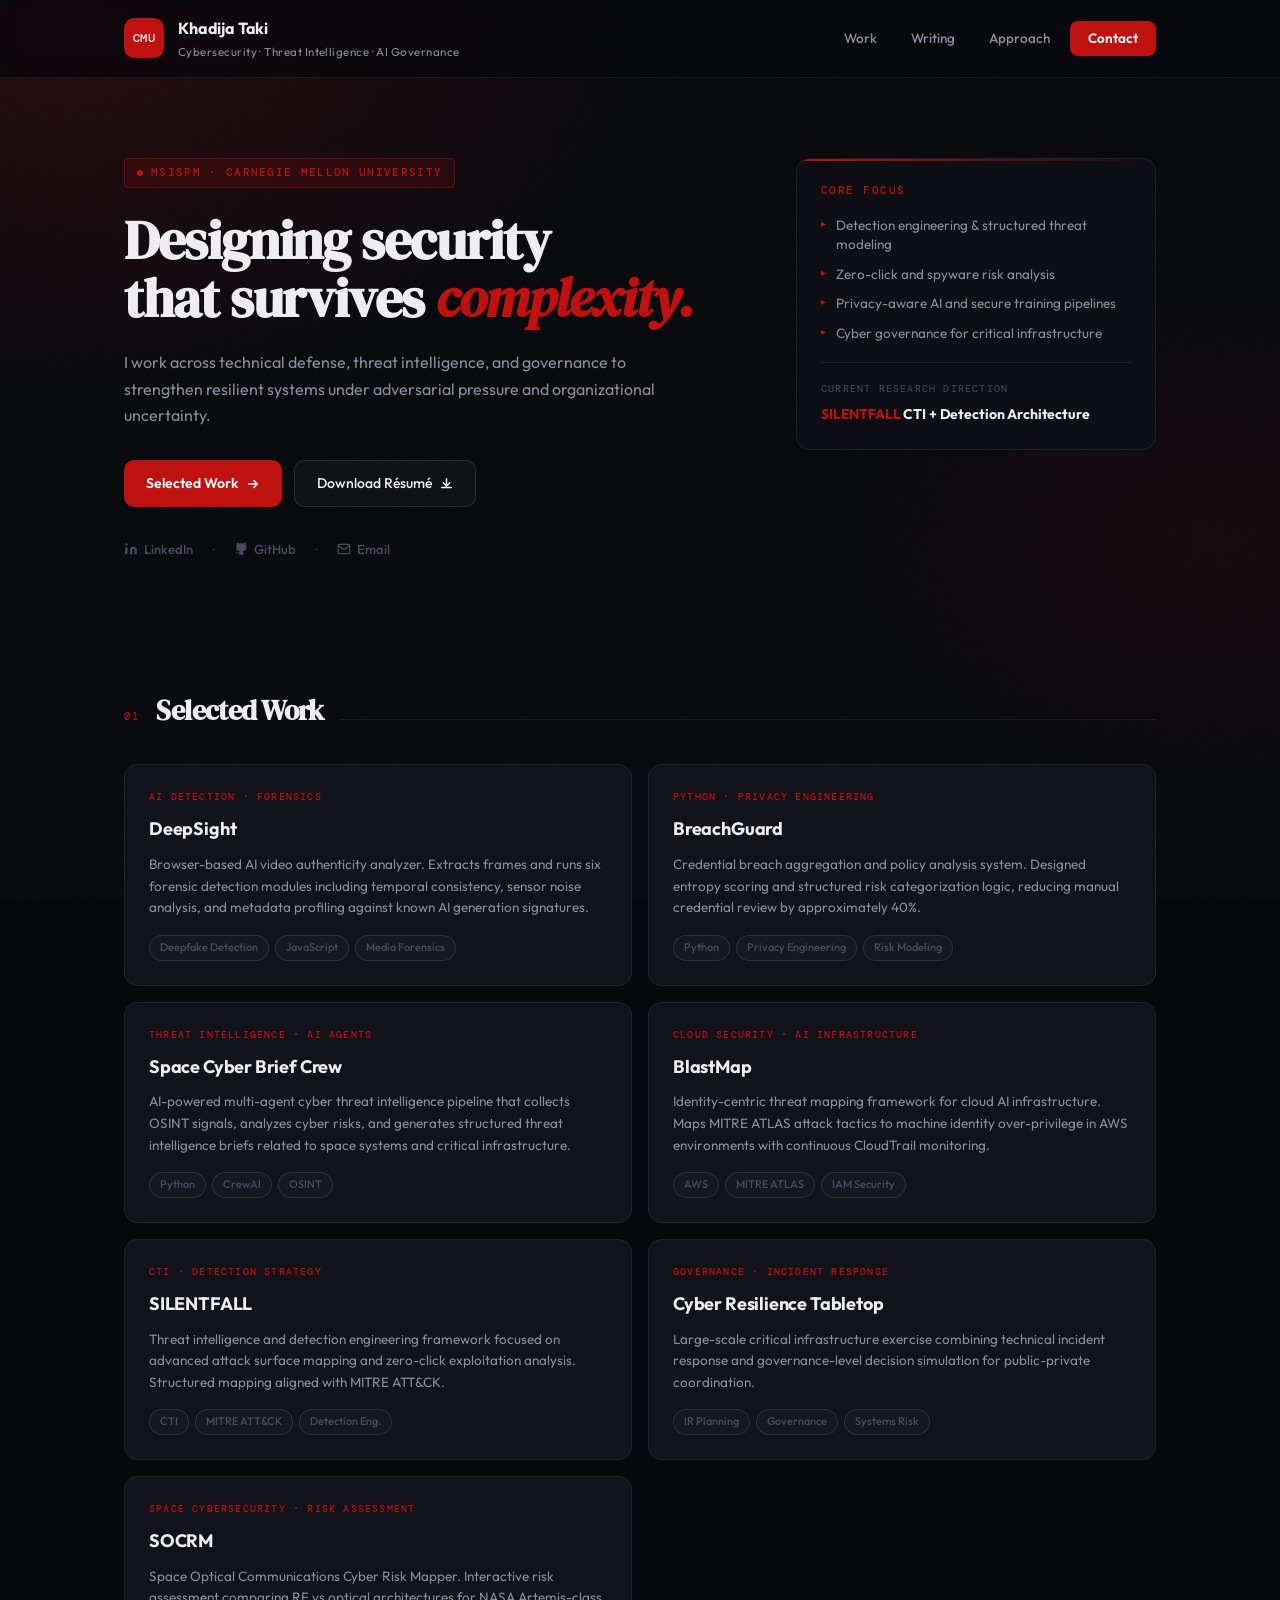
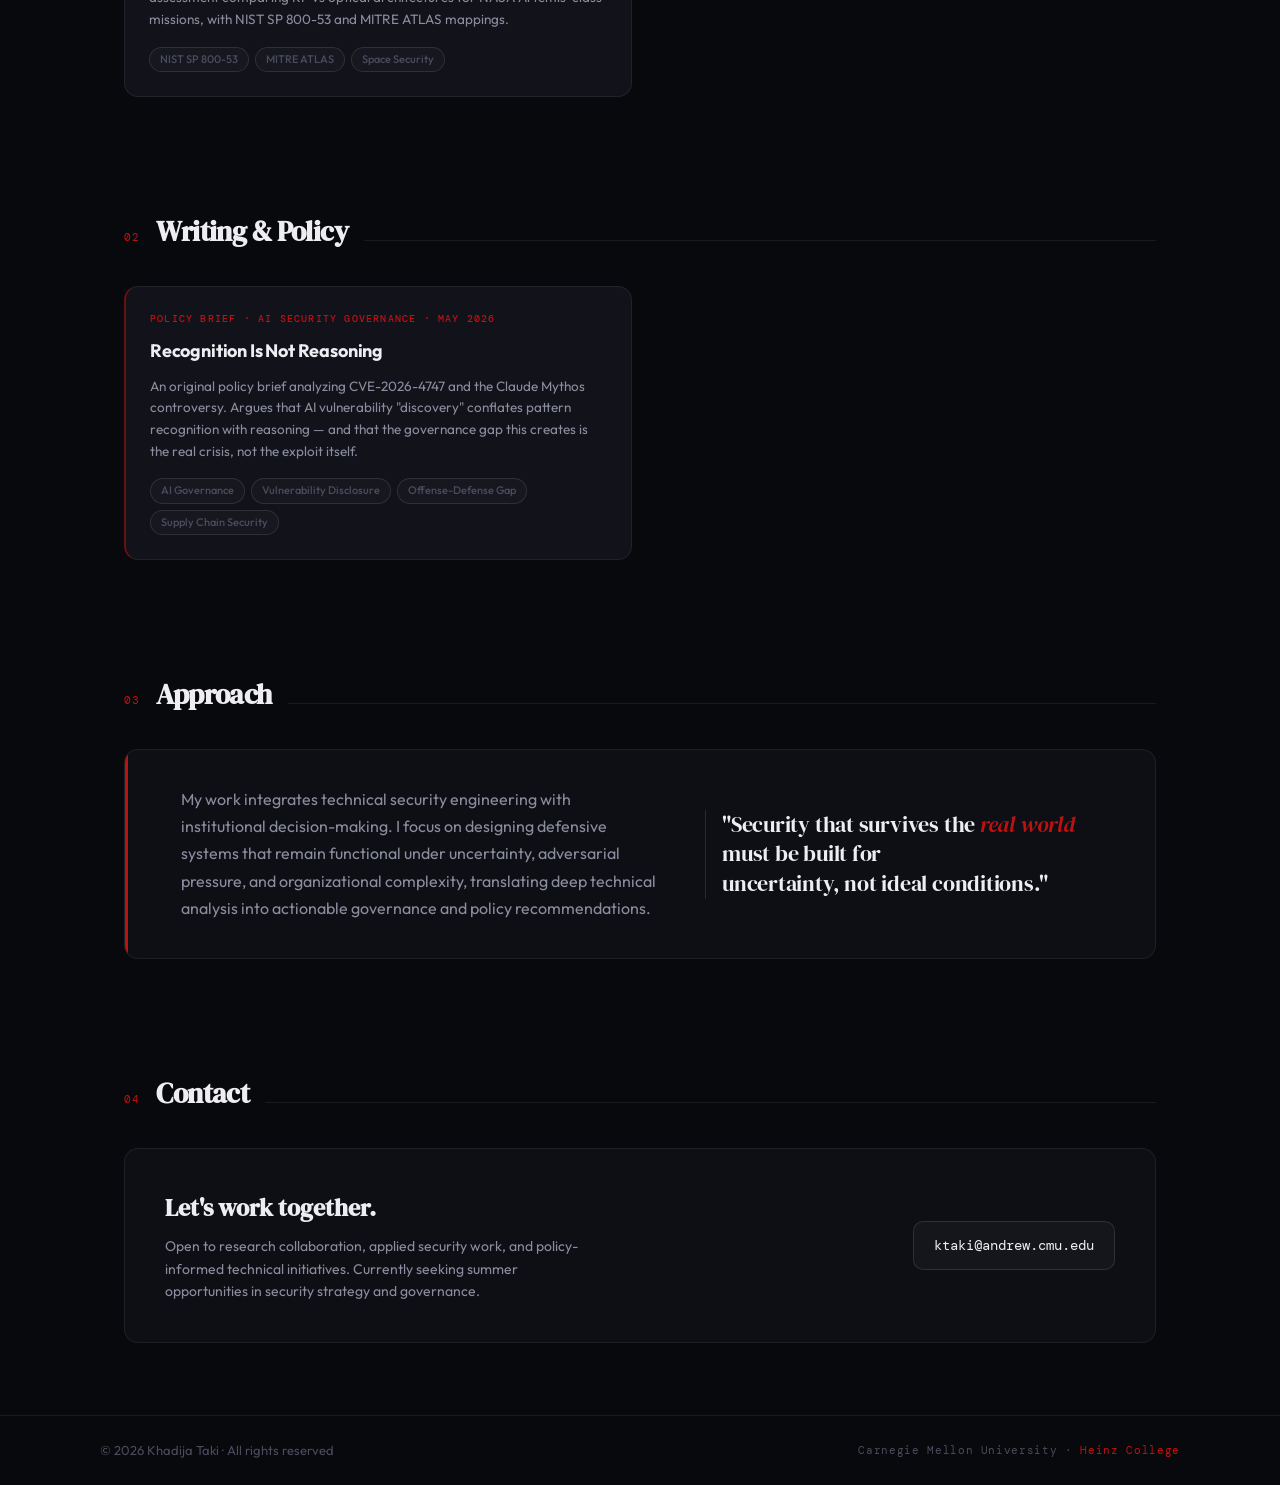
<file: index.html>
<!doctype html>
<html lang="en">
<head>
  <meta charset="utf-8" />
  <meta name="viewport" content="width=device-width, initial-scale=1" />
  <title>Khadija Taki | Cybersecurity & Governance</title>
  <meta name="description" content="Cybersecurity, threat intelligence, AI governance, and resilient systems." />
  <link rel="preconnect" href="https://fonts.googleapis.com">
  <link rel="preconnect" href="https://fonts.gstatic.com" crossorigin>
  <link href="https://fonts.googleapis.com/css2?family=DM+Serif+Display:ital@0;1&family=DM+Mono:wght@400;500&family=Outfit:wght@300;400;500;600;700&display=swap" rel="stylesheet">
  <style>
    :root {
      --bg:       #08090d;
      --surface:  #0e0f15;
      --card:     #11121a;
      --card2:    #13141e;
      --border:   rgba(255,255,255,.07);
      --border2:  rgba(255,255,255,.11);
      --text:     #eeeef2;
      --muted:    #8b8d9e;
      --faint:    #4a4c5e;
      --red:      #c01111;
      --red-dim:  rgba(192,17,17,.14);
      --red-glow: rgba(192,17,17,.28);
      --r:        14px;
    }
    *, *::before, *::after { box-sizing: border-box; margin: 0; padding: 0; }
    html { scroll-behavior: smooth; }
    body {
      font-family: 'Outfit', sans-serif;
      font-weight: 400;
      background: var(--bg);
      color: var(--text);
      line-height: 1.6;
      overflow-x: hidden;
    }
    a { color: inherit; text-decoration: none; }
    ul { list-style: none; }
    body::before {
      content: '';
      position: fixed; inset: 0; z-index: -1;
      background:
        radial-gradient(ellipse 900px 600px at 5% 0%,  rgba(192,17,17,.18) 0%, transparent 65%),
        radial-gradient(ellipse 600px 400px at 95% 60%, rgba(192,17,17,.08) 0%, transparent 60%),
        var(--bg);
    }
    body::after {
      content: '';
      position: fixed; inset: 0; z-index: -1; opacity: .03;
      background-image: url("data:image/svg+xml,%3Csvg viewBox='0 0 200 200' xmlns='http://www.w3.org/2000/svg'%3E%3Cfilter id='n'%3E%3CfeTurbulence type='fractalNoise' baseFrequency='.9' numOctaves='4' stitchTiles='stitch'/%3E%3C/filter%3E%3Crect width='100%25' height='100%25' filter='url(%23n)'/%3E%3C/svg%3E");
      background-size: 160px 160px;
      pointer-events: none;
    }
    .wrap { max-width: 1080px; margin: 0 auto; padding: 0 24px; }
    .mono { font-family: 'DM Mono', monospace; }
    .serif { font-family: 'DM Serif Display', serif; }
    header {
      position: sticky; top: 0; z-index: 100;
      border-bottom: 1px solid var(--border);
      background: rgba(8,9,13,.82);
      backdrop-filter: blur(16px) saturate(160%);
    }
    .header-inner {
      display: flex; align-items: center; justify-content: space-between;
      padding: 16px 24px; max-width: 1080px; margin: 0 auto;
    }
    .brand { display: flex; align-items: center; gap: 14px; }
    .mark {
      width: 40px; height: 40px; border-radius: 10px;
      background: var(--red);
      display: grid; place-items: center;
      font-family: 'DM Mono', monospace;
      font-weight: 500; font-size: 12px;
      letter-spacing: .02em;
      flex-shrink: 0;
    }
    .brand-name { font-weight: 700; font-size: 16px; letter-spacing: -.01em; }
    .brand-tag { font-size: 11.5px; color: var(--muted); letter-spacing: .04em; margin-top: 1px; }
    nav { display: flex; align-items: center; gap: 6px; }
    nav a {
      font-size: 13.5px; font-weight: 500; color: var(--muted);
      padding: 7px 14px; border-radius: 8px;
      transition: color .18s, background .18s;
    }
    nav a:hover { color: var(--text); background: rgba(255,255,255,.05); }
    nav .nav-cta {
      background: var(--red); color: white;
      padding: 7px 18px; border-radius: 8px;
      font-weight: 600; font-size: 13.5px;
      transition: opacity .18s;
    }
    nav .nav-cta:hover { opacity: .85; background: var(--red); color: white; }
    .hero { padding: 80px 0 72px; }
    .hero-grid {
      display: grid;
      grid-template-columns: 1fr 360px;
      gap: 48px;
      align-items: start;
    }
    .eyebrow {
      display: inline-flex; align-items: center; gap: 8px;
      font-family: 'DM Mono', monospace;
      font-size: 11px; font-weight: 500;
      color: var(--red); letter-spacing: .12em; text-transform: uppercase;
      border: 1px solid rgba(192,17,17,.35);
      background: var(--red-dim);
      padding: 5px 12px; border-radius: 4px;
      margin-bottom: 24px;
    }
    .eyebrow::before {
      content: '';
      width: 6px; height: 6px; border-radius: 50%;
      background: var(--red);
      animation: pulse 2s ease-in-out infinite;
    }
    @keyframes pulse {
      0%,100% { opacity: 1; transform: scale(1); }
      50% { opacity: .4; transform: scale(.75); }
    }
    .hero h1 {
      font-family: 'DM Serif Display', serif;
      font-size: clamp(36px, 5vw, 54px);
      line-height: 1.07; letter-spacing: -.02em;
      margin-bottom: 22px;
      color: var(--text);
    }
    .hero h1 em { font-style: italic; color: var(--red); }
    .hero-sub {
      font-size: 16px; color: var(--muted);
      line-height: 1.65; max-width: 52ch;
      margin-bottom: 32px;
    }
    .cta-row { display: flex; gap: 12px; flex-wrap: wrap; margin-bottom: 32px; }
    .btn-solid {
      display: inline-flex; align-items: center; gap: 8px;
      background: var(--red); color: white;
      font-weight: 600; font-size: 14px;
      padding: 11px 22px; border-radius: 10px;
      transition: opacity .18s, transform .18s;
    }
    .btn-solid:hover { opacity: .88; transform: translateY(-1px); }
    .btn-outline {
      display: inline-flex; align-items: center; gap: 8px;
      border: 1px solid var(--border2); color: var(--text);
      font-weight: 500; font-size: 14px;
      padding: 11px 22px; border-radius: 10px;
      background: rgba(255,255,255,.03);
      transition: background .18s, border-color .18s, transform .18s;
    }
    .btn-outline:hover {
      background: rgba(255,255,255,.07);
      border-color: rgba(255,255,255,.18);
      transform: translateY(-1px);
    }
    .social-links { display: flex; align-items: center; gap: 20px; }
    .social-links a {
      font-size: 13px; font-weight: 500; color: var(--faint);
      display: flex; align-items: center; gap: 6px;
      transition: color .18s;
    }
    .social-links a:hover { color: var(--text); }
    .social-links .sep { color: var(--faint); font-size: 10px; }
    .focus-panel {
      background: var(--surface);
      border: 1px solid var(--border);
      border-radius: var(--r);
      padding: 24px;
      position: relative;
      overflow: hidden;
    }
    .focus-panel::before {
      content: '';
      position: absolute; top: 0; left: 0; right: 0; height: 2px;
      background: linear-gradient(90deg, var(--red), transparent);
    }
    .panel-label {
      font-family: 'DM Mono', monospace;
      font-size: 10.5px; font-weight: 500;
      color: var(--red); letter-spacing: .14em; text-transform: uppercase;
      margin-bottom: 16px;
    }
    .focus-list { display: flex; flex-direction: column; gap: 10px; }
    .focus-item {
      display: flex; align-items: flex-start; gap: 10px;
      font-size: 13.5px; color: var(--muted); line-height: 1.45;
    }
    .focus-item::before {
      content: '▸'; color: var(--red); flex-shrink: 0;
      margin-top: 1px; font-size: 10px;
    }
    .panel-divider { height: 1px; background: var(--border); margin: 18px 0; }
    .research-label {
      font-family: 'DM Mono', monospace;
      font-size: 10px; color: var(--faint);
      text-transform: uppercase; letter-spacing: .12em;
      margin-bottom: 6px;
    }
    .research-title {
      font-weight: 700; font-size: 14px;
      color: var(--text); letter-spacing: -.01em;
    }
    .research-title span { color: var(--red); }
    .sec { padding: 56px 0; }
    .sec-head {
      display: flex; align-items: baseline; gap: 16px;
      margin-bottom: 32px;
    }
    .sec-head h2 {
      font-family: 'DM Serif Display', serif;
      font-size: 28px; letter-spacing: -.02em;
    }
    .sec-num {
      font-family: 'DM Mono', monospace;
      font-size: 11px; color: var(--red);
      letter-spacing: .1em;
    }
    .sec-line { flex: 1; height: 1px; background: var(--border); }
    .projects-grid {
      display: grid;
      grid-template-columns: repeat(2, 1fr);
      gap: 16px;
    }
    .project-card {
      background: var(--card);
      border: 1px solid var(--border);
      border-radius: var(--r);
      padding: 24px;
      display: flex; flex-direction: column;
      transition: border-color .22s, transform .22s, box-shadow .22s;
      position: relative; overflow: hidden;
    }
    a.project-card { cursor: pointer; display: flex; }
    .project-card:hover {
      border-color: rgba(192,17,17,.4);
      transform: translateY(-3px);
      box-shadow: 0 12px 40px rgba(0,0,0,.4), 0 0 0 1px rgba(192,17,17,.12);
    }
    .project-card::after {
      content: '';
      position: absolute; bottom: 0; left: 0; right: 0; height: 1px;
      background: linear-gradient(90deg, transparent, var(--red), transparent);
      opacity: 0; transition: opacity .22s;
    }
    .project-card:hover::after { opacity: 1; }
    .card-tag {
      font-family: 'DM Mono', monospace;
      font-size: 10px; font-weight: 500;
      color: var(--red); letter-spacing: .12em; text-transform: uppercase;
      margin-bottom: 10px;
    }
    .project-card h3 {
      font-size: 18px; font-weight: 700;
      letter-spacing: -.01em; margin-bottom: 10px;
    }
    .project-card p {
      font-size: 13.5px; color: var(--muted);
      line-height: 1.6; flex: 1; margin-bottom: 16px;
    }
    .card-chips { display: flex; flex-wrap: wrap; gap: 6px; }
    .chip {
      font-size: 11px; font-weight: 500;
      padding: 3px 10px; border-radius: 999px;
      border: 1px solid var(--border2);
      color: var(--faint); background: rgba(255,255,255,.025);
    }

    /* writing card accent — slightly different left border color */
    .writing-card {
      border-left: 2px solid rgba(192,17,17,.5);
    }

    .approach-card {
      background: var(--surface);
      border: 1px solid var(--border);
      border-radius: var(--r);
      padding: 36px 40px;
      display: grid; grid-template-columns: 1.2fr 1fr;
      gap: 48px; align-items: center;
      position: relative; overflow: hidden;
    }
    .approach-card::before {
      content: '';
      position: absolute; left: 0; top: 0; bottom: 0; width: 3px;
      background: var(--red);
    }
    .approach-card p {
      font-size: 16px; color: var(--muted);
      line-height: 1.7; padding-left: 16px;
    }
    .approach-quote {
      font-family: 'DM Serif Display', serif;
      font-size: 22px; line-height: 1.35;
      color: var(--text); letter-spacing: -.01em;
      padding-left: 16px; border-left: 1px solid var(--border2);
    }
    .approach-quote em { color: var(--red); font-style: italic; }
    .contact-card {
      background: var(--surface);
      border: 1px solid var(--border);
      border-radius: var(--r);
      padding: 40px;
      display: grid; grid-template-columns: 1fr auto;
      gap: 32px; align-items: center;
    }
    .contact-card h3 {
      font-family: 'DM Serif Display', serif;
      font-size: 24px; margin-bottom: 8px;
    }
    .contact-card p { font-size: 14px; color: var(--muted); max-width: 48ch; }
    .contact-email {
      font-family: 'DM Mono', monospace;
      font-size: 14px; color: var(--text);
      padding: 12px 20px; border-radius: 10px;
      border: 1px solid var(--border2);
      background: rgba(255,255,255,.03);
      white-space: nowrap;
      transition: border-color .18s, background .18s;
    }
    .contact-email:hover {
      border-color: rgba(192,17,17,.4);
      background: var(--red-dim);
    }
    footer {
      border-top: 1px solid var(--border);
      padding: 24px;
      margin-top: 16px;
    }
    .foot-inner {
      max-width: 1080px; margin: 0 auto;
      display: flex; justify-content: space-between; align-items: center;
    }
    .foot-left { font-size: 13px; color: var(--faint); }
    .foot-right {
      font-family: 'DM Mono', monospace;
      font-size: 11px; color: var(--faint);
      letter-spacing: .06em;
    }
    .foot-right span { color: var(--red); }
    .fade-in {
      opacity: 0; transform: translateY(18px);
      animation: fadeUp .6s ease forwards;
    }
    .fade-in:nth-child(1) { animation-delay: .05s; }
    .fade-in:nth-child(2) { animation-delay: .15s; }
    .fade-in:nth-child(3) { animation-delay: .25s; }
    .fade-in:nth-child(4) { animation-delay: .35s; }
    .fade-in:nth-child(5) { animation-delay: .45s; }
    @keyframes fadeUp {
      to { opacity: 1; transform: translateY(0); }
    }
    .hero-left > * {
      opacity: 0; transform: translateY(16px);
      animation: fadeUp .55s ease forwards;
    }
    .hero-left > *:nth-child(1) { animation-delay: .1s; }
    .hero-left > *:nth-child(2) { animation-delay: .2s; }
    .hero-left > *:nth-child(3) { animation-delay: .3s; }
    .hero-left > *:nth-child(4) { animation-delay: .38s; }
    .hero-left > *:nth-child(5) { animation-delay: .46s; }
    .hero-right {
      opacity: 0; transform: translateY(12px);
      animation: fadeUp .6s ease .3s forwards;
    }
    @media (max-width: 860px) {
      .hero-grid { grid-template-columns: 1fr; }
      .hero-right { order: -1; }
      .projects-grid { grid-template-columns: 1fr; }
      .approach-card { grid-template-columns: 1fr; gap: 24px; }
      .contact-card { grid-template-columns: 1fr; }
      nav .nav-label { display: none; }
    }
  </style>
</head>

<body>

<header>
  <div class="header-inner">
    <div class="brand">
      <div class="mark">CMU</div>
      <div>
        <div class="brand-name">Khadija Taki</div>
        <div class="brand-tag">Cybersecurity · Threat Intelligence · AI Governance</div>
      </div>
    </div>
    <nav>
      <a href="#projects" class="nav-label">Work</a>
      <a href="#writing" class="nav-label">Writing</a>
      <a href="#about" class="nav-label">Approach</a>
      <a href="#contact" class="nav-cta">Contact</a>
    </nav>
  </div>
</header>

<section class="hero">
  <div class="wrap">
    <div class="hero-grid">
      <div class="hero-left">
        <div class="eyebrow">MSISPM · Carnegie Mellon University</div>
        <h1>Designing security<br>that survives <em>complexity.</em></h1>
        <p class="hero-sub">
          I work across technical defense, threat intelligence, and governance
          to strengthen resilient systems under adversarial pressure and
          organizational uncertainty.
        </p>
        <div class="cta-row">
          <a class="btn-solid" href="#projects">
            Selected Work
            <svg width="14" height="14" viewBox="0 0 16 16" fill="none"><path d="M3 8h10M9 4l4 4-4 4" stroke="currentColor" stroke-width="1.8" stroke-linecap="round" stroke-linejoin="round"/></svg>
          </a>
          <a class="btn-outline" href="KT_resume.pdf" target="_blank">
            Download Résumé
            <svg width="13" height="13" viewBox="0 0 16 16" fill="none"><path d="M8 2v8M4 7l4 4 4-4M2 13h12" stroke="currentColor" stroke-width="1.8" stroke-linecap="round" stroke-linejoin="round"/></svg>
          </a>
        </div>
        <div class="social-links">
          <a href="https://www.linkedin.com/in/khadijatakicyber" target="_blank">
            <svg width="14" height="14" viewBox="0 0 24 24" fill="currentColor"><path d="M16 8a6 6 0 0 1 6 6v7h-4v-7a2 2 0 0 0-2-2 2 2 0 0 0-2 2v7h-4v-7a6 6 0 0 1 6-6zM2 9h4v12H2z"/><circle cx="4" cy="4" r="2"/></svg>
            LinkedIn
          </a>
          <span class="sep">·</span>
          <a href="https://github.com/ktaki8" target="_blank">
            <svg width="14" height="14" viewBox="0 0 24 24" fill="currentColor"><path d="M9 19c-5 1.5-5-2.5-7-3m14 6v-3.87a3.37 3.37 0 0 0-.94-2.61c3.14-.35 6.44-1.54 6.44-7A5.44 5.44 0 0 0 20 4.77 5.07 5.07 0 0 0 19.91 1S18.73.65 16 2.48a13.38 13.38 0 0 0-7 0C6.27.65 5.09 1 5.09 1A5.07 5.07 0 0 0 5 4.77a5.44 5.44 0 0 0-1.5 3.78c0 5.42 3.3 6.61 6.44 7A3.37 3.37 0 0 0 9 18.13V22"/></svg>
            GitHub
          </a>
          <span class="sep">·</span>
          <a href="mailto:ktaki@andrew.cmu.edu">
            <svg width="14" height="14" viewBox="0 0 24 24" fill="none" stroke="currentColor" stroke-width="2" stroke-linecap="round" stroke-linejoin="round"><path d="M4 4h16c1.1 0 2 .9 2 2v12c0 1.1-.9 2-2 2H4c-1.1 0-2-.9-2-2V6c0-1.1.9-2 2-2z"/><polyline points="22,6 12,13 2,6"/></svg>
            Email
          </a>
        </div>
      </div>
      <div class="hero-right">
        <div class="focus-panel">
          <div class="panel-label">Core Focus</div>
          <ul class="focus-list">
            <li class="focus-item">Detection engineering & structured threat modeling</li>
            <li class="focus-item">Zero-click and spyware risk analysis</li>
            <li class="focus-item">Privacy-aware AI and secure training pipelines</li>
            <li class="focus-item">Cyber governance for critical infrastructure</li>
          </ul>
          <div class="panel-divider"></div>
          <div class="research-label">Current Research Direction</div>
          <div class="research-title"><span>SILENTFALL</span>  CTI + Detection Architecture</div>
        </div>
      </div>
    </div>
  </div>
</section>

<!-- ── Selected Work ────────────────────────────────────────────── -->
<section id="projects" class="sec">
  <div class="wrap">
    <div class="sec-head">
      <span class="sec-num">01</span>
      <h2>Selected Work</h2>
      <div class="sec-line"></div>
    </div>
    <div class="projects-grid">
      <a href="deepsight.html" class="project-card fade-in">
        <div class="card-tag">AI Detection · Forensics</div>
        <h3>DeepSight</h3>
        <p>Browser-based AI video authenticity analyzer. Extracts frames and runs six forensic detection modules including temporal consistency, sensor noise analysis, and metadata profiling against known AI generation signatures.</p>
        <div class="card-chips">
          <span class="chip">Deepfake Detection</span>
          <span class="chip">JavaScript</span>
          <span class="chip">Media Forensics</span>
        </div>
      </a>
      <a href="breachguard.html" class="project-card fade-in">
        <div class="card-tag">Python · Privacy Engineering</div>
        <h3>BreachGuard</h3>
        <p>Credential breach aggregation and policy analysis system. Designed entropy scoring and structured risk categorization logic, reducing manual credential review by approximately 40%.</p>
        <div class="card-chips">
          <span class="chip">Python</span>
          <span class="chip">Privacy Engineering</span>
          <span class="chip">Risk Modeling</span>
        </div>
      </a>
      <a href="space-cyber.html" class="project-card fade-in" target="_blank" rel="noreferrer">
        <div class="card-tag">Threat Intelligence · AI Agents</div>
        <h3>Space Cyber Brief Crew</h3>
        <p>AI-powered multi-agent cyber threat intelligence pipeline that collects OSINT signals, analyzes cyber risks, and generates structured threat intelligence briefs related to space systems and critical infrastructure.</p>
        <div class="card-chips">
          <span class="chip">Python</span>
          <span class="chip">CrewAI</span>
          <span class="chip">OSINT</span>
        </div>
      </a>
      <a href="blastmap.html" class="project-card fade-in">
        <div class="card-tag">Cloud Security · AI Infrastructure</div>
        <h3>BlastMap</h3>
        <p>Identity-centric threat mapping framework for cloud AI infrastructure. Maps MITRE ATLAS attack tactics to machine identity over-privilege in AWS environments with continuous CloudTrail monitoring.</p>
        <div class="card-chips">
          <span class="chip">AWS</span>
          <span class="chip">MITRE ATLAS</span>
          <span class="chip">IAM Security</span>
        </div>
      </a>
      <a href="silentfall.html" class="project-card fade-in">
        <div class="card-tag">CTI · Detection Strategy</div>
        <h3>SILENTFALL</h3>
        <p>Threat intelligence and detection engineering framework focused on advanced attack surface mapping and zero-click exploitation analysis. Structured mapping aligned with MITRE ATT&CK.</p>
        <div class="card-chips">
          <span class="chip">CTI</span>
          <span class="chip">MITRE ATT&CK</span>
          <span class="chip">Detection Eng.</span>
        </div>
      </a>
      <a href="tabletop.html" class="project-card fade-in">
        <div class="card-tag">Governance · Incident Response</div>
        <h3>Cyber Resilience Tabletop</h3>
        <p>Large-scale critical infrastructure exercise combining technical incident response and governance-level decision simulation for public-private coordination.</p>
        <div class="card-chips">
          <span class="chip">IR Planning</span>
          <span class="chip">Governance</span>
          <span class="chip">Systems Risk</span>
        </div>
      </a>
      <a href="socrm.html" class="project-card fade-in">
        <div class="card-tag">Space Cybersecurity · Risk Assessment</div>
        <h3>SOCRM</h3>
        <p>Space Optical Communications Cyber Risk Mapper. Interactive risk assessment comparing RF vs optical architectures for NASA Artemis-class missions, with NIST SP 800-53 and MITRE ATLAS mappings.</p>
        <div class="card-chips">
          <span class="chip">NIST SP 800-53</span>
          <span class="chip">MITRE ATLAS</span>
          <span class="chip">Space Security</span>
        </div>
      </a>
    </div>
  </div>
</section>

<!-- ── Writing & Policy ─────────────────────────────────────────── -->
<section id="writing" class="sec">
  <div class="wrap">
    <div class="sec-head">
      <span class="sec-num">02</span>
      <h2>Writing &amp; Policy</h2>
      <div class="sec-line"></div>
    </div>
    <div class="projects-grid">
      <a href="mythos-brief.html" class="project-card writing-card fade-in">
        <div class="card-tag">Policy Brief · AI Security Governance · May 2026</div>
        <h3>Recognition Is Not Reasoning</h3>
        <p>An original policy brief analyzing CVE-2026-4747 and the Claude Mythos controversy. Argues that AI vulnerability "discovery" conflates pattern recognition with reasoning — and that the governance gap this creates is the real crisis, not the exploit itself.</p>
        <div class="card-chips">
          <span class="chip">AI Governance</span>
          <span class="chip">Vulnerability Disclosure</span>
          <span class="chip">Offense-Defense Gap</span>
          <span class="chip">Supply Chain Security</span>
        </div>
      </a>
    </div>
  </div>
</section>

<!-- ── Approach ─────────────────────────────────────────────────── -->
<section id="about" class="sec">
  <div class="wrap">
    <div class="sec-head">
      <span class="sec-num">03</span>
      <h2>Approach</h2>
      <div class="sec-line"></div>
    </div>
    <div class="approach-card">
      <p>
        My work integrates technical security engineering with institutional
        decision-making. I focus on designing defensive systems that remain
        functional under uncertainty, adversarial pressure, and organizational
        complexity, translating deep technical analysis into actionable
        governance and policy recommendations.
      </p>
      <div class="approach-quote">
        "Security that survives the <em>real world</em> must be built for<br>uncertainty, not ideal conditions."
      </div>
    </div>
  </div>
</section>

<!-- ── Contact ──────────────────────────────────────────────────── -->
<section id="contact" class="sec">
  <div class="wrap">
    <div class="sec-head">
      <span class="sec-num">04</span>
      <h2>Contact</h2>
      <div class="sec-line"></div>
    </div>
    <div class="contact-card">
      <div>
        <h3>Let's work together.</h3>
        <p>Open to research collaboration, applied security work, and policy-informed technical initiatives. Currently seeking summer opportunities in security strategy and governance.</p>
      </div>
      <a class="contact-email" href="mailto:ktaki@andrew.cmu.edu">ktaki@andrew.cmu.edu</a>
    </div>
  </div>
</section>

<footer>
  <div class="foot-inner">
    <div class="foot-left">© 2026 Khadija Taki · All rights reserved</div>
    <div class="foot-right">Carnegie Mellon University · <span>Heinz College</span></div>
  </div>
</footer>

<script src="script.js"></script>
</body>
</html>
</file>
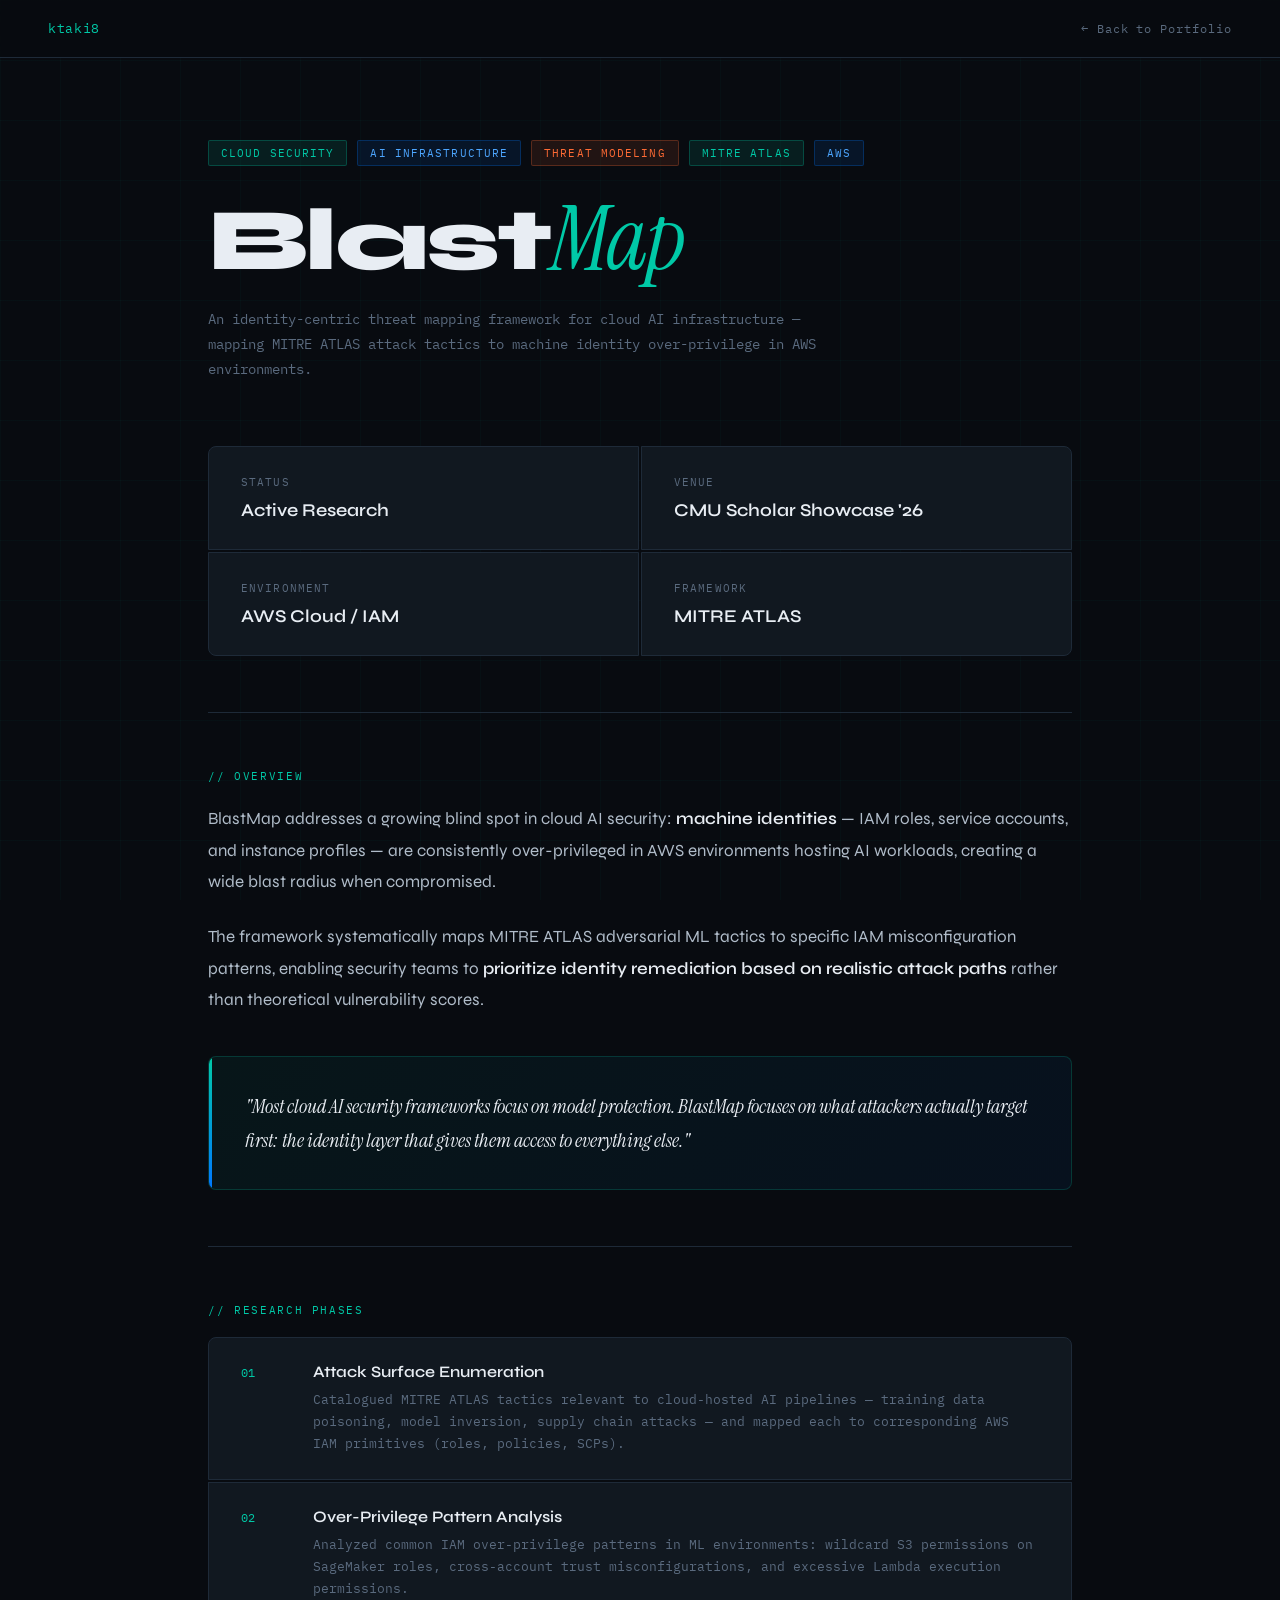
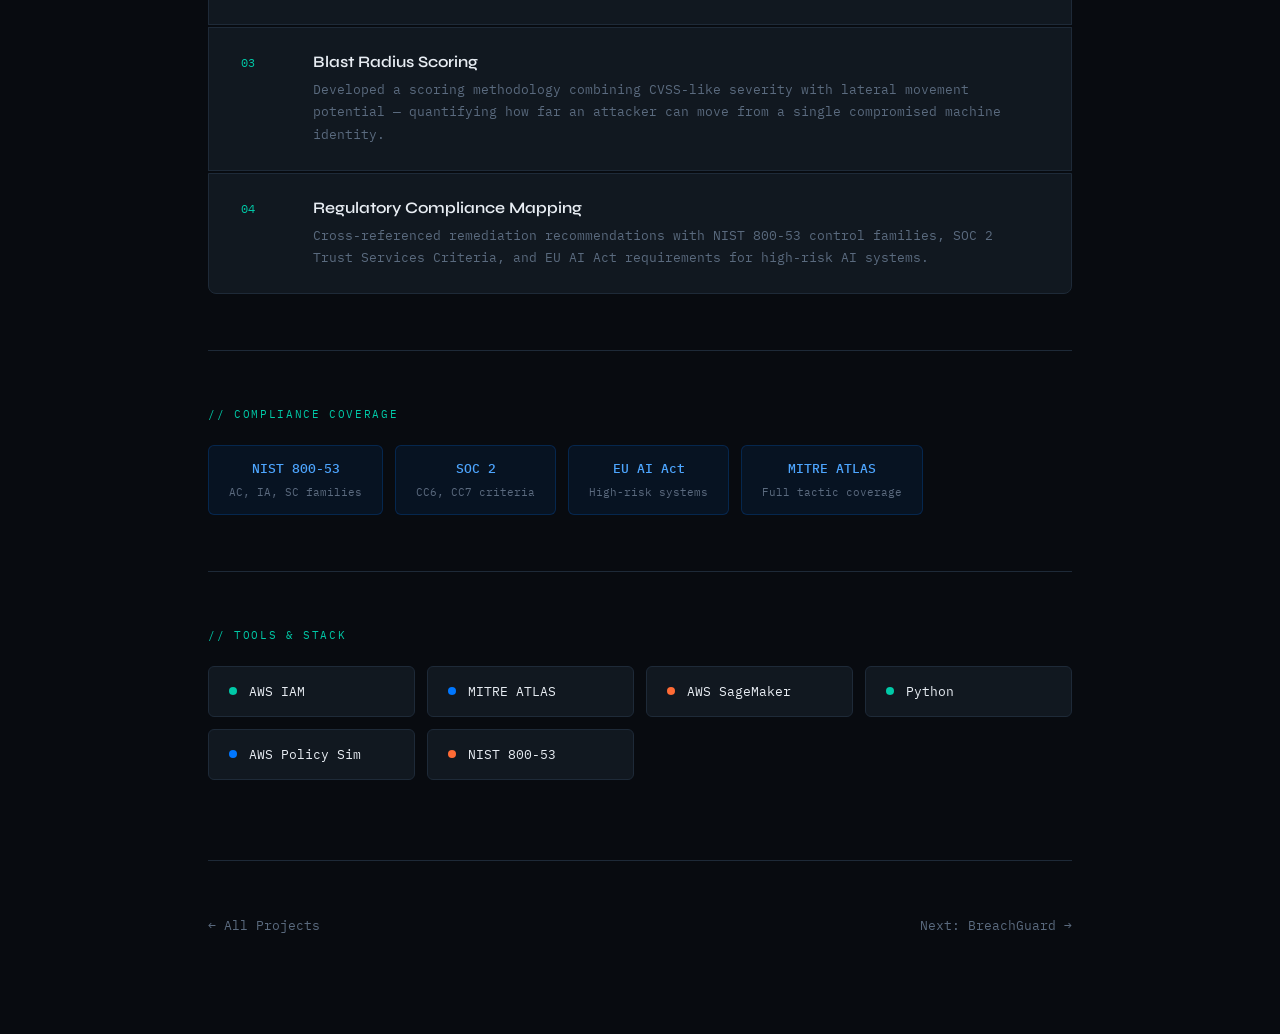
<file: blastmap - Copy.html>
<!DOCTYPE html>
<html lang="en">
<head>
<meta charset="UTF-8">
<meta name="viewport" content="width=device-width, initial-scale=1.0">
<title>BlastMap — Khadija Taki</title>
<link href="https://fonts.googleapis.com/css2?family=Syne:wght@400;600;700;800&family=IBM+Plex+Mono:wght@300;400;500&family=Instrument+Serif:ital@0;1&display=swap" rel="stylesheet">
<style>
  :root {
    --bg: #080b10;
    --bg2: #0d1117;
    --surface: #111820;
    --border: #1e2a38;
    --accent: #00c9a7;
    --accent2: #0077ff;
    --warn: #ff6b35;
    --text: #e8edf3;
    --muted: #5a6a7e;
    --mono: 'IBM Plex Mono', monospace;
    --display: 'Syne', sans-serif;
    --serif: 'Instrument Serif', serif;
  }

  *, *::before, *::after { box-sizing: border-box; margin: 0; padding: 0; }

  body {
    background: var(--bg);
    color: var(--text);
    font-family: var(--display);
    min-height: 100vh;
    overflow-x: hidden;
  }

  /* Grid background */
  body::before {
    content: '';
    position: fixed;
    inset: 0;
    background-image:
      linear-gradient(rgba(0,201,167,0.03) 1px, transparent 1px),
      linear-gradient(90deg, rgba(0,201,167,0.03) 1px, transparent 1px);
    background-size: 60px 60px;
    pointer-events: none;
    z-index: 0;
  }

  nav {
    position: fixed;
    top: 0; left: 0; right: 0;
    z-index: 100;
    padding: 20px 48px;
    display: flex;
    justify-content: space-between;
    align-items: center;
    background: rgba(8,11,16,0.85);
    backdrop-filter: blur(12px);
    border-bottom: 1px solid var(--border);
  }

  .nav-logo {
    font-family: var(--mono);
    font-size: 13px;
    color: var(--accent);
    text-decoration: none;
    letter-spacing: 0.05em;
  }

  .nav-back {
    font-family: var(--mono);
    font-size: 12px;
    color: var(--muted);
    text-decoration: none;
    letter-spacing: 0.08em;
    transition: color 0.2s;
  }
  .nav-back:hover { color: var(--text); }

  main {
    position: relative;
    z-index: 1;
    max-width: 960px;
    margin: 0 auto;
    padding: 140px 48px 100px;
  }

  .tag-row {
    display: flex;
    gap: 10px;
    flex-wrap: wrap;
    margin-bottom: 32px;
    opacity: 0;
    animation: fadeUp 0.6s ease 0.1s forwards;
  }

  .tag {
    font-family: var(--mono);
    font-size: 11px;
    letter-spacing: 0.1em;
    padding: 5px 12px;
    border-radius: 2px;
    text-transform: uppercase;
  }
  .tag-green { background: rgba(0,201,167,0.1); color: var(--accent); border: 1px solid rgba(0,201,167,0.25); }
  .tag-blue { background: rgba(0,119,255,0.1); color: #4da6ff; border: 1px solid rgba(0,119,255,0.25); }
  .tag-orange { background: rgba(255,107,53,0.1); color: var(--warn); border: 1px solid rgba(255,107,53,0.25); }

  h1 {
    font-family: var(--display);
    font-size: clamp(52px, 8vw, 88px);
    font-weight: 800;
    line-height: 0.95;
    letter-spacing: -0.03em;
    margin-bottom: 24px;
    opacity: 0;
    animation: fadeUp 0.7s ease 0.2s forwards;
  }

  h1 span {
    color: var(--accent);
    font-family: var(--serif);
    font-style: italic;
    font-weight: 400;
  }

  .subtitle {
    font-family: var(--mono);
    font-size: 14px;
    color: var(--muted);
    line-height: 1.8;
    max-width: 620px;
    margin-bottom: 64px;
    opacity: 0;
    animation: fadeUp 0.7s ease 0.3s forwards;
  }

  .divider {
    width: 100%;
    height: 1px;
    background: var(--border);
    margin: 56px 0;
  }

  .section-label {
    font-family: var(--mono);
    font-size: 11px;
    letter-spacing: 0.15em;
    text-transform: uppercase;
    color: var(--accent);
    margin-bottom: 20px;
  }

  .overview-grid {
    display: grid;
    grid-template-columns: 1fr 1fr;
    gap: 2px;
    margin-bottom: 56px;
    opacity: 0;
    animation: fadeUp 0.7s ease 0.4s forwards;
  }

  .overview-cell {
    background: var(--surface);
    padding: 28px 32px;
    border: 1px solid var(--border);
  }

  .overview-cell:first-child { border-radius: 8px 0 0 0; }
  .overview-cell:nth-child(2) { border-radius: 0 8px 0 0; }
  .overview-cell:nth-child(3) { border-radius: 0 0 0 8px; }
  .overview-cell:last-child { border-radius: 0 0 8px 0; }

  .cell-label {
    font-family: var(--mono);
    font-size: 11px;
    color: var(--muted);
    letter-spacing: 0.1em;
    text-transform: uppercase;
    margin-bottom: 10px;
  }

  .cell-value {
    font-size: 18px;
    font-weight: 600;
    color: var(--text);
  }

  .prose {
    font-size: 17px;
    line-height: 1.85;
    color: #b0bcc9;
    margin-bottom: 24px;
  }

  .prose strong { color: var(--text); font-weight: 600; }

  .highlight-block {
    background: linear-gradient(135deg, rgba(0,201,167,0.06), rgba(0,119,255,0.06));
    border: 1px solid rgba(0,201,167,0.2);
    border-radius: 8px;
    padding: 32px 36px;
    margin: 40px 0;
    position: relative;
    overflow: hidden;
  }

  .highlight-block::before {
    content: '';
    position: absolute;
    left: 0; top: 0; bottom: 0;
    width: 3px;
    background: linear-gradient(to bottom, var(--accent), var(--accent2));
  }

  .highlight-block p {
    font-family: var(--serif);
    font-style: italic;
    font-size: 20px;
    line-height: 1.7;
    color: var(--text);
  }

  .tech-grid {
    display: grid;
    grid-template-columns: repeat(auto-fill, minmax(200px, 1fr));
    gap: 12px;
    margin: 24px 0;
  }

  .tech-item {
    background: var(--surface);
    border: 1px solid var(--border);
    border-radius: 6px;
    padding: 16px 20px;
    display: flex;
    align-items: center;
    gap: 12px;
    transition: border-color 0.2s, transform 0.2s;
  }

  .tech-item:hover {
    border-color: var(--accent);
    transform: translateY(-2px);
  }

  .tech-dot {
    width: 8px; height: 8px;
    border-radius: 50%;
    background: var(--accent);
    flex-shrink: 0;
  }

  .tech-dot.blue { background: var(--accent2); }
  .tech-dot.orange { background: var(--warn); }

  .tech-name {
    font-family: var(--mono);
    font-size: 13px;
    color: var(--text);
  }

  .phase-list {
    counter-reset: phases;
    list-style: none;
    display: flex;
    flex-direction: column;
    gap: 2px;
  }

  .phase-item {
    counter-increment: phases;
    background: var(--surface);
    border: 1px solid var(--border);
    padding: 24px 32px;
    display: grid;
    grid-template-columns: 48px 1fr;
    gap: 24px;
    align-items: start;
    transition: border-color 0.2s;
  }

  .phase-item:first-child { border-radius: 8px 8px 0 0; }
  .phase-item:last-child { border-radius: 0 0 8px 8px; }
  .phase-item:hover { border-color: rgba(0,201,167,0.4); }

  .phase-num {
    font-family: var(--mono);
    font-size: 12px;
    color: var(--accent);
    padding-top: 3px;
  }

  .phase-title {
    font-size: 16px;
    font-weight: 600;
    margin-bottom: 8px;
  }

  .phase-desc {
    font-family: var(--mono);
    font-size: 13px;
    color: var(--muted);
    line-height: 1.7;
  }

  .compliance-row {
    display: flex;
    gap: 12px;
    flex-wrap: wrap;
    margin: 24px 0;
  }

  .compliance-badge {
    background: rgba(0,119,255,0.08);
    border: 1px solid rgba(0,119,255,0.2);
    border-radius: 6px;
    padding: 14px 20px;
    text-align: center;
    min-width: 140px;
    transition: background 0.2s;
  }

  .compliance-badge:hover { background: rgba(0,119,255,0.15); }

  .badge-name {
    font-family: var(--mono);
    font-size: 13px;
    font-weight: 500;
    color: #4da6ff;
    display: block;
    margin-bottom: 4px;
  }

  .badge-desc {
    font-family: var(--mono);
    font-size: 11px;
    color: var(--muted);
  }

  .footer-nav {
    display: flex;
    justify-content: space-between;
    align-items: center;
    padding-top: 56px;
    border-top: 1px solid var(--border);
    margin-top: 80px;
  }

  .footer-nav a {
    font-family: var(--mono);
    font-size: 13px;
    color: var(--muted);
    text-decoration: none;
    transition: color 0.2s;
  }

  .footer-nav a:hover { color: var(--accent); }

  @keyframes fadeUp {
    from { opacity: 0; transform: translateY(20px); }
    to { opacity: 1; transform: translateY(0); }
  }

  .content-block {
    opacity: 0;
    animation: fadeUp 0.7s ease 0.5s forwards;
  }

  @media (max-width: 640px) {
    nav { padding: 16px 24px; }
    main { padding: 100px 24px 80px; }
    .overview-grid { grid-template-columns: 1fr; }
    h1 { font-size: 48px; }
  }
</style>
</head>
<body>

<nav>
  <a href="index.html" class="nav-logo">ktaki8</a>
  <a href="index.html" class="nav-back">← Back to Portfolio</a>
</nav>

<main>
  <div class="tag-row">
    <span class="tag tag-green">Cloud Security</span>
    <span class="tag tag-blue">AI Infrastructure</span>
    <span class="tag tag-orange">Threat Modeling</span>
    <span class="tag tag-green">MITRE ATLAS</span>
    <span class="tag tag-blue">AWS</span>
  </div>

  <h1>Blast<span>Map</span></h1>

  <p class="subtitle">
    An identity-centric threat mapping framework for cloud AI infrastructure —
    mapping MITRE ATLAS attack tactics to machine identity over-privilege in AWS environments.
  </p>

  <div class="overview-grid">
    <div class="overview-cell">
      <div class="cell-label">Status</div>
      <div class="cell-value">Active Research</div>
    </div>
    <div class="overview-cell">
      <div class="cell-label">Venue</div>
      <div class="cell-value">CMU Scholar Showcase '26</div>
    </div>
    <div class="overview-cell">
      <div class="cell-label">Environment</div>
      <div class="cell-value">AWS Cloud / IAM</div>
    </div>
    <div class="overview-cell">
      <div class="cell-label">Framework</div>
      <div class="cell-value">MITRE ATLAS</div>
    </div>
  </div>

  <div class="divider"></div>

  <div class="content-block">
    <div class="section-label">// Overview</div>
    <p class="prose">
      BlastMap addresses a growing blind spot in cloud AI security: <strong>machine identities</strong> —
      IAM roles, service accounts, and instance profiles — are consistently over-privileged in AWS
      environments hosting AI workloads, creating a wide blast radius when compromised.
    </p>
    <p class="prose">
      The framework systematically maps MITRE ATLAS adversarial ML tactics to specific IAM
      misconfiguration patterns, enabling security teams to <strong>prioritize identity remediation
      based on realistic attack paths</strong> rather than theoretical vulnerability scores.
    </p>

    <div class="highlight-block">
      <p>"Most cloud AI security frameworks focus on model protection. BlastMap focuses on
      what attackers actually target first: the identity layer that gives them access to everything else."</p>
    </div>

    <div class="divider"></div>

    <div class="section-label">// Research Phases</div>
    <ul class="phase-list">
      <li class="phase-item">
        <span class="phase-num">01</span>
        <div>
          <div class="phase-title">Attack Surface Enumeration</div>
          <div class="phase-desc">Catalogued MITRE ATLAS tactics relevant to cloud-hosted AI pipelines — training data poisoning, model inversion, supply chain attacks — and mapped each to corresponding AWS IAM primitives (roles, policies, SCPs).</div>
        </div>
      </li>
      <li class="phase-item">
        <span class="phase-num">02</span>
        <div>
          <div class="phase-title">Over-Privilege Pattern Analysis</div>
          <div class="phase-desc">Analyzed common IAM over-privilege patterns in ML environments: wildcard S3 permissions on SageMaker roles, cross-account trust misconfigurations, and excessive Lambda execution permissions.</div>
        </div>
      </li>
      <li class="phase-item">
        <span class="phase-num">03</span>
        <div>
          <div class="phase-title">Blast Radius Scoring</div>
          <div class="phase-desc">Developed a scoring methodology combining CVSS-like severity with lateral movement potential — quantifying how far an attacker can move from a single compromised machine identity.</div>
        </div>
      </li>
      <li class="phase-item">
        <span class="phase-num">04</span>
        <div>
          <div class="phase-title">Regulatory Compliance Mapping</div>
          <div class="phase-desc">Cross-referenced remediation recommendations with NIST 800-53 control families, SOC 2 Trust Services Criteria, and EU AI Act requirements for high-risk AI systems.</div>
        </div>
      </li>
    </ul>

    <div class="divider"></div>

    <div class="section-label">// Compliance Coverage</div>
    <div class="compliance-row">
      <div class="compliance-badge">
        <span class="badge-name">NIST 800-53</span>
        <span class="badge-desc">AC, IA, SC families</span>
      </div>
      <div class="compliance-badge">
        <span class="badge-name">SOC 2</span>
        <span class="badge-desc">CC6, CC7 criteria</span>
      </div>
      <div class="compliance-badge">
        <span class="badge-name">EU AI Act</span>
        <span class="badge-desc">High-risk systems</span>
      </div>
      <div class="compliance-badge">
        <span class="badge-name">MITRE ATLAS</span>
        <span class="badge-desc">Full tactic coverage</span>
      </div>
    </div>

    <div class="divider"></div>

    <div class="section-label">// Tools & Stack</div>
    <div class="tech-grid">
      <div class="tech-item"><div class="tech-dot"></div><span class="tech-name">AWS IAM</span></div>
      <div class="tech-item"><div class="tech-dot blue"></div><span class="tech-name">MITRE ATLAS</span></div>
      <div class="tech-item"><div class="tech-dot orange"></div><span class="tech-name">AWS SageMaker</span></div>
      <div class="tech-item"><div class="tech-dot"></div><span class="tech-name">Python</span></div>
      <div class="tech-item"><div class="tech-dot blue"></div><span class="tech-name">AWS Policy Sim</span></div>
      <div class="tech-item"><div class="tech-dot orange"></div><span class="tech-name">NIST 800-53</span></div>
    </div>
  </div>

  <div class="footer-nav">
    <a href="index.html">← All Projects</a>
    <a href="breachguard.html">Next: BreachGuard →</a>
  </div>
</main>

</body>
</html>
</file>
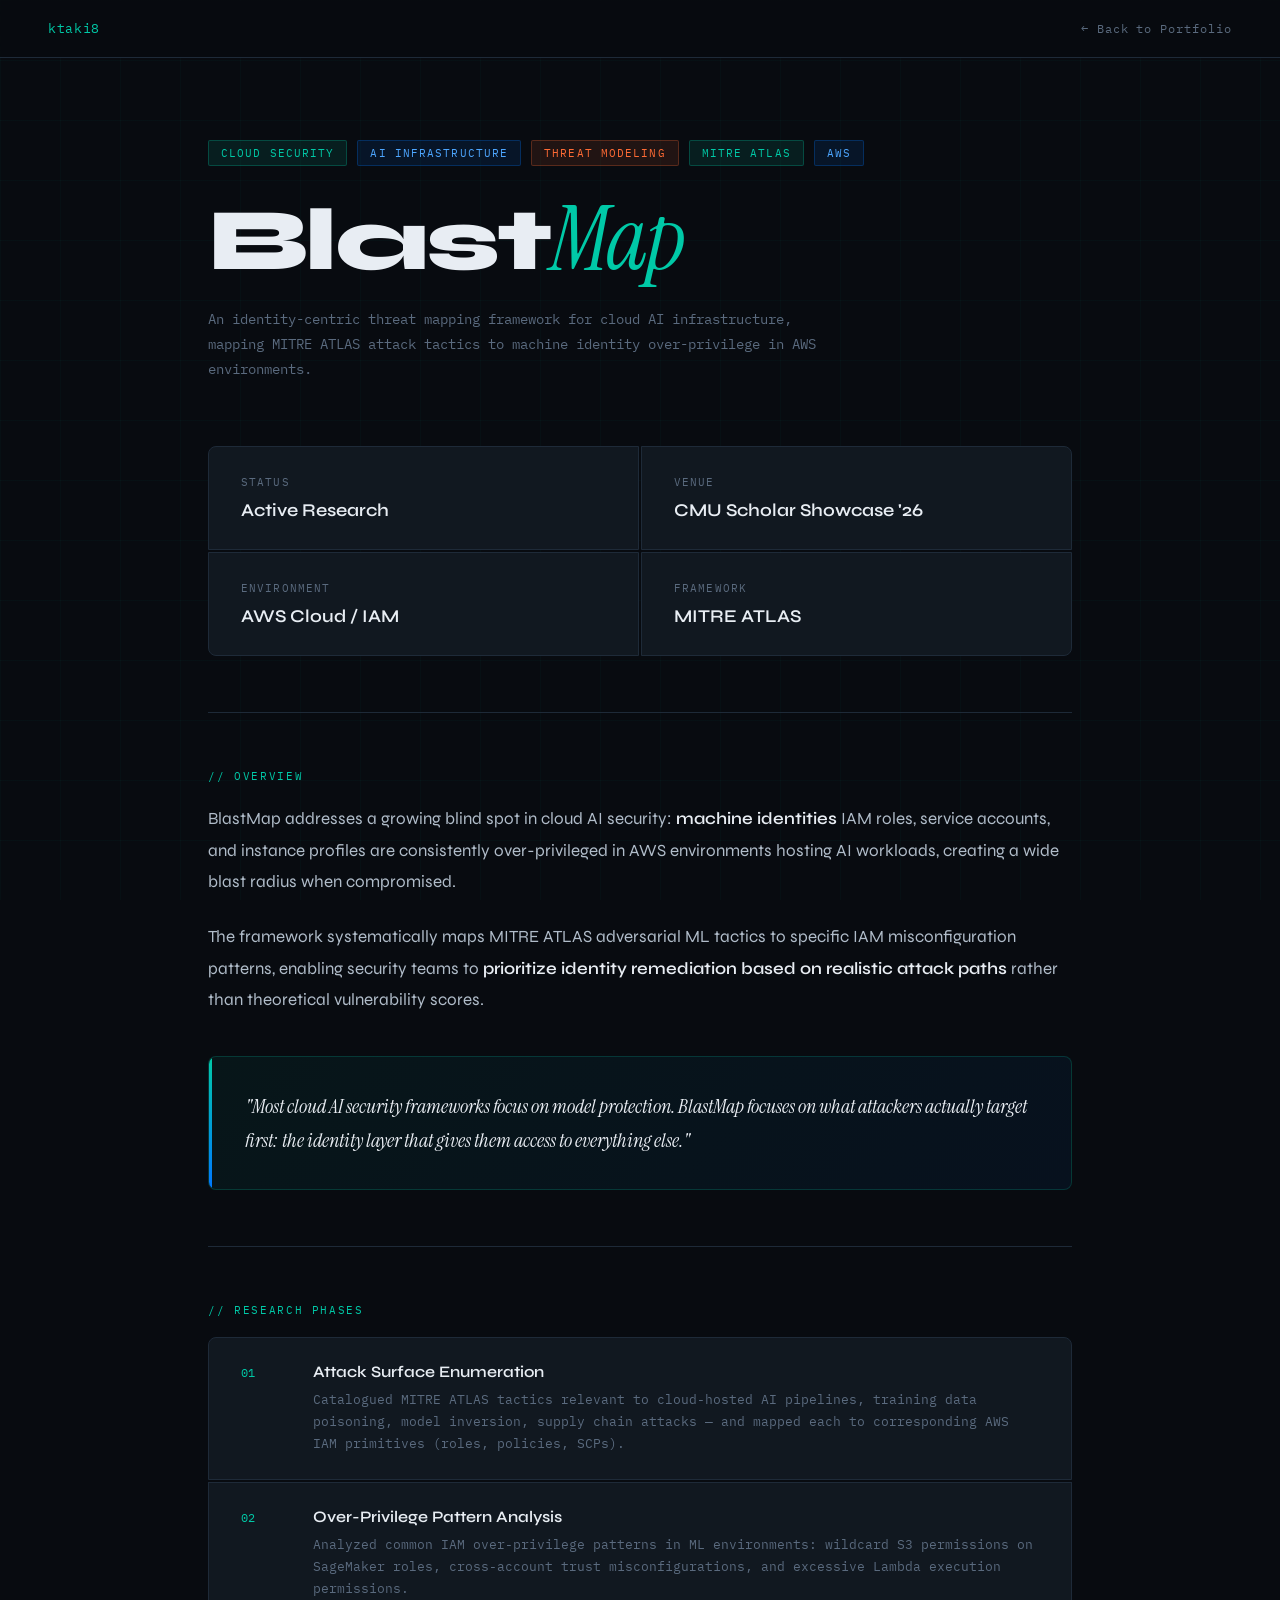
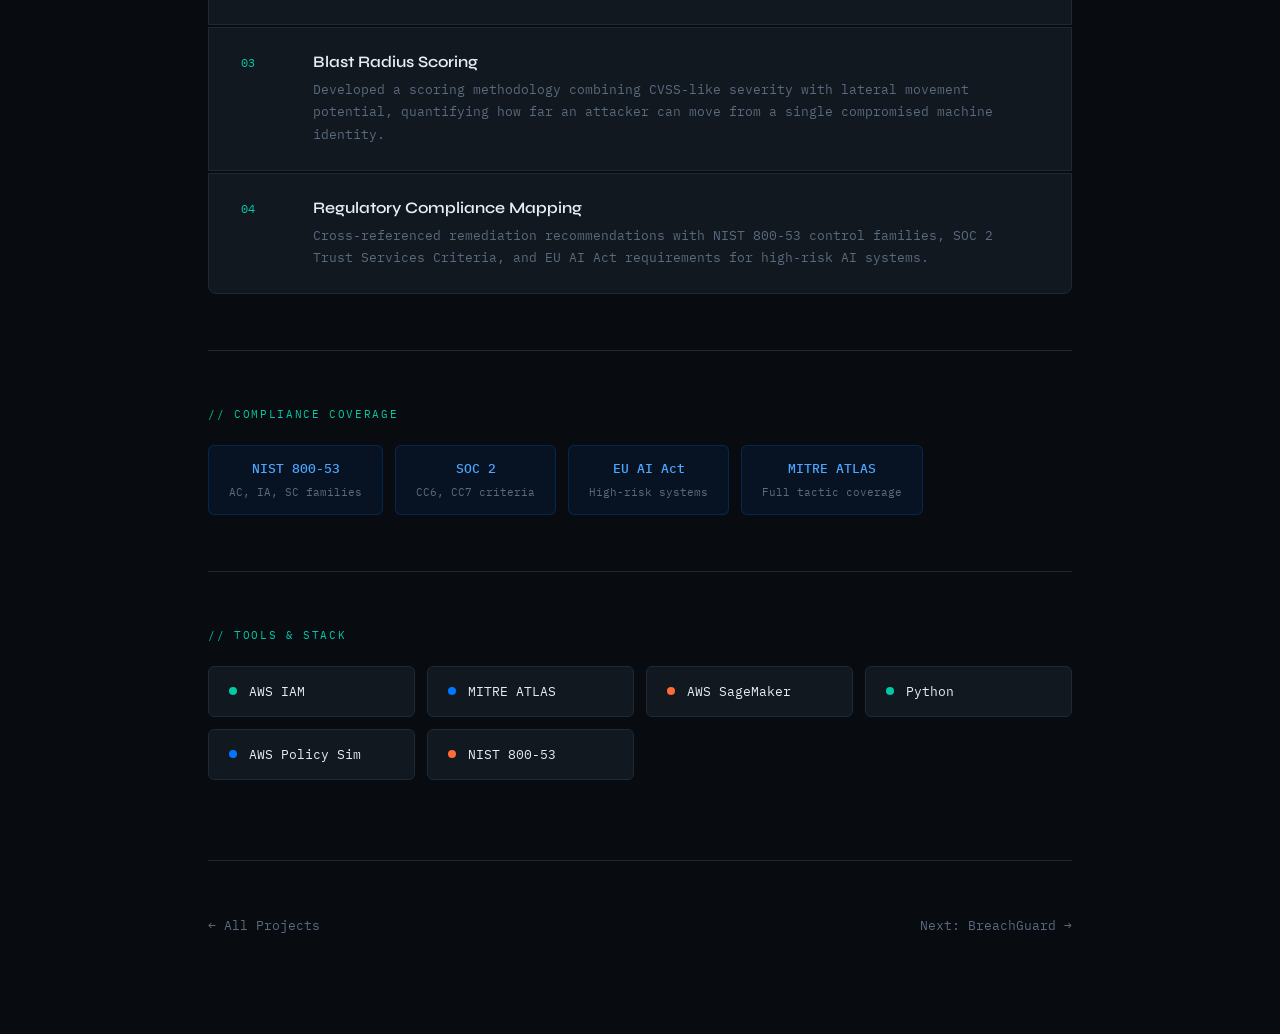
<file: blastmap.html>
<!DOCTYPE html>
<html lang="en">
<head>
<meta charset="UTF-8">
<meta name="viewport" content="width=device-width, initial-scale=1.0">
<title>BlastMap — Khadija Taki</title>
<link href="https://fonts.googleapis.com/css2?family=Syne:wght@400;600;700;800&family=IBM+Plex+Mono:wght@300;400;500&family=Instrument+Serif:ital@0;1&display=swap" rel="stylesheet">
<style>
  :root {
    --bg: #080b10;
    --bg2: #0d1117;
    --surface: #111820;
    --border: #1e2a38;
    --accent: #00c9a7;
    --accent2: #0077ff;
    --warn: #ff6b35;
    --text: #e8edf3;
    --muted: #5a6a7e;
    --mono: 'IBM Plex Mono', monospace;
    --display: 'Syne', sans-serif;
    --serif: 'Instrument Serif', serif;
  }

  *, *::before, *::after { box-sizing: border-box; margin: 0; padding: 0; }

  body {
    background: var(--bg);
    color: var(--text);
    font-family: var(--display);
    min-height: 100vh;
    overflow-x: hidden;
  }

  /* Grid background */
  body::before {
    content: '';
    position: fixed;
    inset: 0;
    background-image:
      linear-gradient(rgba(0,201,167,0.03) 1px, transparent 1px),
      linear-gradient(90deg, rgba(0,201,167,0.03) 1px, transparent 1px);
    background-size: 60px 60px;
    pointer-events: none;
    z-index: 0;
  }

  nav {
    position: fixed;
    top: 0; left: 0; right: 0;
    z-index: 100;
    padding: 20px 48px;
    display: flex;
    justify-content: space-between;
    align-items: center;
    background: rgba(8,11,16,0.85);
    backdrop-filter: blur(12px);
    border-bottom: 1px solid var(--border);
  }

  .nav-logo {
    font-family: var(--mono);
    font-size: 13px;
    color: var(--accent);
    text-decoration: none;
    letter-spacing: 0.05em;
  }

  .nav-back {
    font-family: var(--mono);
    font-size: 12px;
    color: var(--muted);
    text-decoration: none;
    letter-spacing: 0.08em;
    transition: color 0.2s;
  }
  .nav-back:hover { color: var(--text); }

  main {
    position: relative;
    z-index: 1;
    max-width: 960px;
    margin: 0 auto;
    padding: 140px 48px 100px;
  }

  .tag-row {
    display: flex;
    gap: 10px;
    flex-wrap: wrap;
    margin-bottom: 32px;
    opacity: 0;
    animation: fadeUp 0.6s ease 0.1s forwards;
  }

  .tag {
    font-family: var(--mono);
    font-size: 11px;
    letter-spacing: 0.1em;
    padding: 5px 12px;
    border-radius: 2px;
    text-transform: uppercase;
  }
  .tag-green { background: rgba(0,201,167,0.1); color: var(--accent); border: 1px solid rgba(0,201,167,0.25); }
  .tag-blue { background: rgba(0,119,255,0.1); color: #4da6ff; border: 1px solid rgba(0,119,255,0.25); }
  .tag-orange { background: rgba(255,107,53,0.1); color: var(--warn); border: 1px solid rgba(255,107,53,0.25); }

  h1 {
    font-family: var(--display);
    font-size: clamp(52px, 8vw, 88px);
    font-weight: 800;
    line-height: 0.95;
    letter-spacing: -0.03em;
    margin-bottom: 24px;
    opacity: 0;
    animation: fadeUp 0.7s ease 0.2s forwards;
  }

  h1 span {
    color: var(--accent);
    font-family: var(--serif);
    font-style: italic;
    font-weight: 400;
  }

  .subtitle {
    font-family: var(--mono);
    font-size: 14px;
    color: var(--muted);
    line-height: 1.8;
    max-width: 620px;
    margin-bottom: 64px;
    opacity: 0;
    animation: fadeUp 0.7s ease 0.3s forwards;
  }

  .divider {
    width: 100%;
    height: 1px;
    background: var(--border);
    margin: 56px 0;
  }

  .section-label {
    font-family: var(--mono);
    font-size: 11px;
    letter-spacing: 0.15em;
    text-transform: uppercase;
    color: var(--accent);
    margin-bottom: 20px;
  }

  .overview-grid {
    display: grid;
    grid-template-columns: 1fr 1fr;
    gap: 2px;
    margin-bottom: 56px;
    opacity: 0;
    animation: fadeUp 0.7s ease 0.4s forwards;
  }

  .overview-cell {
    background: var(--surface);
    padding: 28px 32px;
    border: 1px solid var(--border);
  }

  .overview-cell:first-child { border-radius: 8px 0 0 0; }
  .overview-cell:nth-child(2) { border-radius: 0 8px 0 0; }
  .overview-cell:nth-child(3) { border-radius: 0 0 0 8px; }
  .overview-cell:last-child { border-radius: 0 0 8px 0; }

  .cell-label {
    font-family: var(--mono);
    font-size: 11px;
    color: var(--muted);
    letter-spacing: 0.1em;
    text-transform: uppercase;
    margin-bottom: 10px;
  }

  .cell-value {
    font-size: 18px;
    font-weight: 600;
    color: var(--text);
  }

  .prose {
    font-size: 17px;
    line-height: 1.85;
    color: #b0bcc9;
    margin-bottom: 24px;
  }

  .prose strong { color: var(--text); font-weight: 600; }

  .highlight-block {
    background: linear-gradient(135deg, rgba(0,201,167,0.06), rgba(0,119,255,0.06));
    border: 1px solid rgba(0,201,167,0.2);
    border-radius: 8px;
    padding: 32px 36px;
    margin: 40px 0;
    position: relative;
    overflow: hidden;
  }

  .highlight-block::before {
    content: '';
    position: absolute;
    left: 0; top: 0; bottom: 0;
    width: 3px;
    background: linear-gradient(to bottom, var(--accent), var(--accent2));
  }

  .highlight-block p {
    font-family: var(--serif);
    font-style: italic;
    font-size: 20px;
    line-height: 1.7;
    color: var(--text);
  }

  .tech-grid {
    display: grid;
    grid-template-columns: repeat(auto-fill, minmax(200px, 1fr));
    gap: 12px;
    margin: 24px 0;
  }

  .tech-item {
    background: var(--surface);
    border: 1px solid var(--border);
    border-radius: 6px;
    padding: 16px 20px;
    display: flex;
    align-items: center;
    gap: 12px;
    transition: border-color 0.2s, transform 0.2s;
  }

  .tech-item:hover {
    border-color: var(--accent);
    transform: translateY(-2px);
  }

  .tech-dot {
    width: 8px; height: 8px;
    border-radius: 50%;
    background: var(--accent);
    flex-shrink: 0;
  }

  .tech-dot.blue { background: var(--accent2); }
  .tech-dot.orange { background: var(--warn); }

  .tech-name {
    font-family: var(--mono);
    font-size: 13px;
    color: var(--text);
  }

  .phase-list {
    counter-reset: phases;
    list-style: none;
    display: flex;
    flex-direction: column;
    gap: 2px;
  }

  .phase-item {
    counter-increment: phases;
    background: var(--surface);
    border: 1px solid var(--border);
    padding: 24px 32px;
    display: grid;
    grid-template-columns: 48px 1fr;
    gap: 24px;
    align-items: start;
    transition: border-color 0.2s;
  }

  .phase-item:first-child { border-radius: 8px 8px 0 0; }
  .phase-item:last-child { border-radius: 0 0 8px 8px; }
  .phase-item:hover { border-color: rgba(0,201,167,0.4); }

  .phase-num {
    font-family: var(--mono);
    font-size: 12px;
    color: var(--accent);
    padding-top: 3px;
  }

  .phase-title {
    font-size: 16px;
    font-weight: 600;
    margin-bottom: 8px;
  }

  .phase-desc {
    font-family: var(--mono);
    font-size: 13px;
    color: var(--muted);
    line-height: 1.7;
  }

  .compliance-row {
    display: flex;
    gap: 12px;
    flex-wrap: wrap;
    margin: 24px 0;
  }

  .compliance-badge {
    background: rgba(0,119,255,0.08);
    border: 1px solid rgba(0,119,255,0.2);
    border-radius: 6px;
    padding: 14px 20px;
    text-align: center;
    min-width: 140px;
    transition: background 0.2s;
  }

  .compliance-badge:hover { background: rgba(0,119,255,0.15); }

  .badge-name {
    font-family: var(--mono);
    font-size: 13px;
    font-weight: 500;
    color: #4da6ff;
    display: block;
    margin-bottom: 4px;
  }

  .badge-desc {
    font-family: var(--mono);
    font-size: 11px;
    color: var(--muted);
  }

  .footer-nav {
    display: flex;
    justify-content: space-between;
    align-items: center;
    padding-top: 56px;
    border-top: 1px solid var(--border);
    margin-top: 80px;
  }

  .footer-nav a {
    font-family: var(--mono);
    font-size: 13px;
    color: var(--muted);
    text-decoration: none;
    transition: color 0.2s;
  }

  .footer-nav a:hover { color: var(--accent); }

  @keyframes fadeUp {
    from { opacity: 0; transform: translateY(20px); }
    to { opacity: 1; transform: translateY(0); }
  }

  .content-block {
    opacity: 0;
    animation: fadeUp 0.7s ease 0.5s forwards;
  }

  @media (max-width: 640px) {
    nav { padding: 16px 24px; }
    main { padding: 100px 24px 80px; }
    .overview-grid { grid-template-columns: 1fr; }
    h1 { font-size: 48px; }
  }
</style>
</head>
<body>

<nav>
  <a href="index.html" class="nav-logo">ktaki8</a>
  <a href="index.html" class="nav-back">← Back to Portfolio</a>
</nav>

<main>
  <div class="tag-row">
    <span class="tag tag-green">Cloud Security</span>
    <span class="tag tag-blue">AI Infrastructure</span>
    <span class="tag tag-orange">Threat Modeling</span>
    <span class="tag tag-green">MITRE ATLAS</span>
    <span class="tag tag-blue">AWS</span>
  </div>

  <h1>Blast<span>Map</span></h1>

  <p class="subtitle">
    An identity-centric threat mapping framework for cloud AI infrastructure,
    mapping MITRE ATLAS attack tactics to machine identity over-privilege in AWS environments.
  </p>

  <div class="overview-grid">
    <div class="overview-cell">
      <div class="cell-label">Status</div>
      <div class="cell-value">Active Research</div>
    </div>
    <div class="overview-cell">
      <div class="cell-label">Venue</div>
      <div class="cell-value">CMU Scholar Showcase '26</div>
    </div>
    <div class="overview-cell">
      <div class="cell-label">Environment</div>
      <div class="cell-value">AWS Cloud / IAM</div>
    </div>
    <div class="overview-cell">
      <div class="cell-label">Framework</div>
      <div class="cell-value">MITRE ATLAS</div>
    </div>
  </div>

  <div class="divider"></div>

  <div class="content-block">
    <div class="section-label">// Overview</div>
    <p class="prose">
      BlastMap addresses a growing blind spot in cloud AI security: <strong>machine identities</strong> 
      IAM roles, service accounts, and instance profiles are consistently over-privileged in AWS
      environments hosting AI workloads, creating a wide blast radius when compromised.
    </p>
    <p class="prose">
      The framework systematically maps MITRE ATLAS adversarial ML tactics to specific IAM
      misconfiguration patterns, enabling security teams to <strong>prioritize identity remediation
      based on realistic attack paths</strong> rather than theoretical vulnerability scores.
    </p>

    <div class="highlight-block">
      <p>"Most cloud AI security frameworks focus on model protection. BlastMap focuses on
      what attackers actually target first: the identity layer that gives them access to everything else."</p>
    </div>

    <div class="divider"></div>

    <div class="section-label">// Research Phases</div>
    <ul class="phase-list">
      <li class="phase-item">
        <span class="phase-num">01</span>
        <div>
          <div class="phase-title">Attack Surface Enumeration</div>
          <div class="phase-desc">Catalogued MITRE ATLAS tactics relevant to cloud-hosted AI pipelines, training data poisoning, model inversion, supply chain attacks — and mapped each to corresponding AWS IAM primitives (roles, policies, SCPs).</div>
        </div>
      </li>
      <li class="phase-item">
        <span class="phase-num">02</span>
        <div>
          <div class="phase-title">Over-Privilege Pattern Analysis</div>
          <div class="phase-desc">Analyzed common IAM over-privilege patterns in ML environments: wildcard S3 permissions on SageMaker roles, cross-account trust misconfigurations, and excessive Lambda execution permissions.</div>
        </div>
      </li>
      <li class="phase-item">
        <span class="phase-num">03</span>
        <div>
          <div class="phase-title">Blast Radius Scoring</div>
          <div class="phase-desc">Developed a scoring methodology combining CVSS-like severity with lateral movement potential, quantifying how far an attacker can move from a single compromised machine identity.</div>
        </div>
      </li>
      <li class="phase-item">
        <span class="phase-num">04</span>
        <div>
          <div class="phase-title">Regulatory Compliance Mapping</div>
          <div class="phase-desc">Cross-referenced remediation recommendations with NIST 800-53 control families, SOC 2 Trust Services Criteria, and EU AI Act requirements for high-risk AI systems.</div>
        </div>
      </li>
    </ul>

    <div class="divider"></div>

    <div class="section-label">// Compliance Coverage</div>
    <div class="compliance-row">
      <div class="compliance-badge">
        <span class="badge-name">NIST 800-53</span>
        <span class="badge-desc">AC, IA, SC families</span>
      </div>
      <div class="compliance-badge">
        <span class="badge-name">SOC 2</span>
        <span class="badge-desc">CC6, CC7 criteria</span>
      </div>
      <div class="compliance-badge">
        <span class="badge-name">EU AI Act</span>
        <span class="badge-desc">High-risk systems</span>
      </div>
      <div class="compliance-badge">
        <span class="badge-name">MITRE ATLAS</span>
        <span class="badge-desc">Full tactic coverage</span>
      </div>
    </div>

    <div class="divider"></div>

    <div class="section-label">// Tools & Stack</div>
    <div class="tech-grid">
      <div class="tech-item"><div class="tech-dot"></div><span class="tech-name">AWS IAM</span></div>
      <div class="tech-item"><div class="tech-dot blue"></div><span class="tech-name">MITRE ATLAS</span></div>
      <div class="tech-item"><div class="tech-dot orange"></div><span class="tech-name">AWS SageMaker</span></div>
      <div class="tech-item"><div class="tech-dot"></div><span class="tech-name">Python</span></div>
      <div class="tech-item"><div class="tech-dot blue"></div><span class="tech-name">AWS Policy Sim</span></div>
      <div class="tech-item"><div class="tech-dot orange"></div><span class="tech-name">NIST 800-53</span></div>
    </div>
  </div>

  <div class="footer-nav">
    <a href="index.html">← All Projects</a>
    <a href="breachguard.html">Next: BreachGuard →</a>
  </div>
</main>

</body>
</html>
</file>
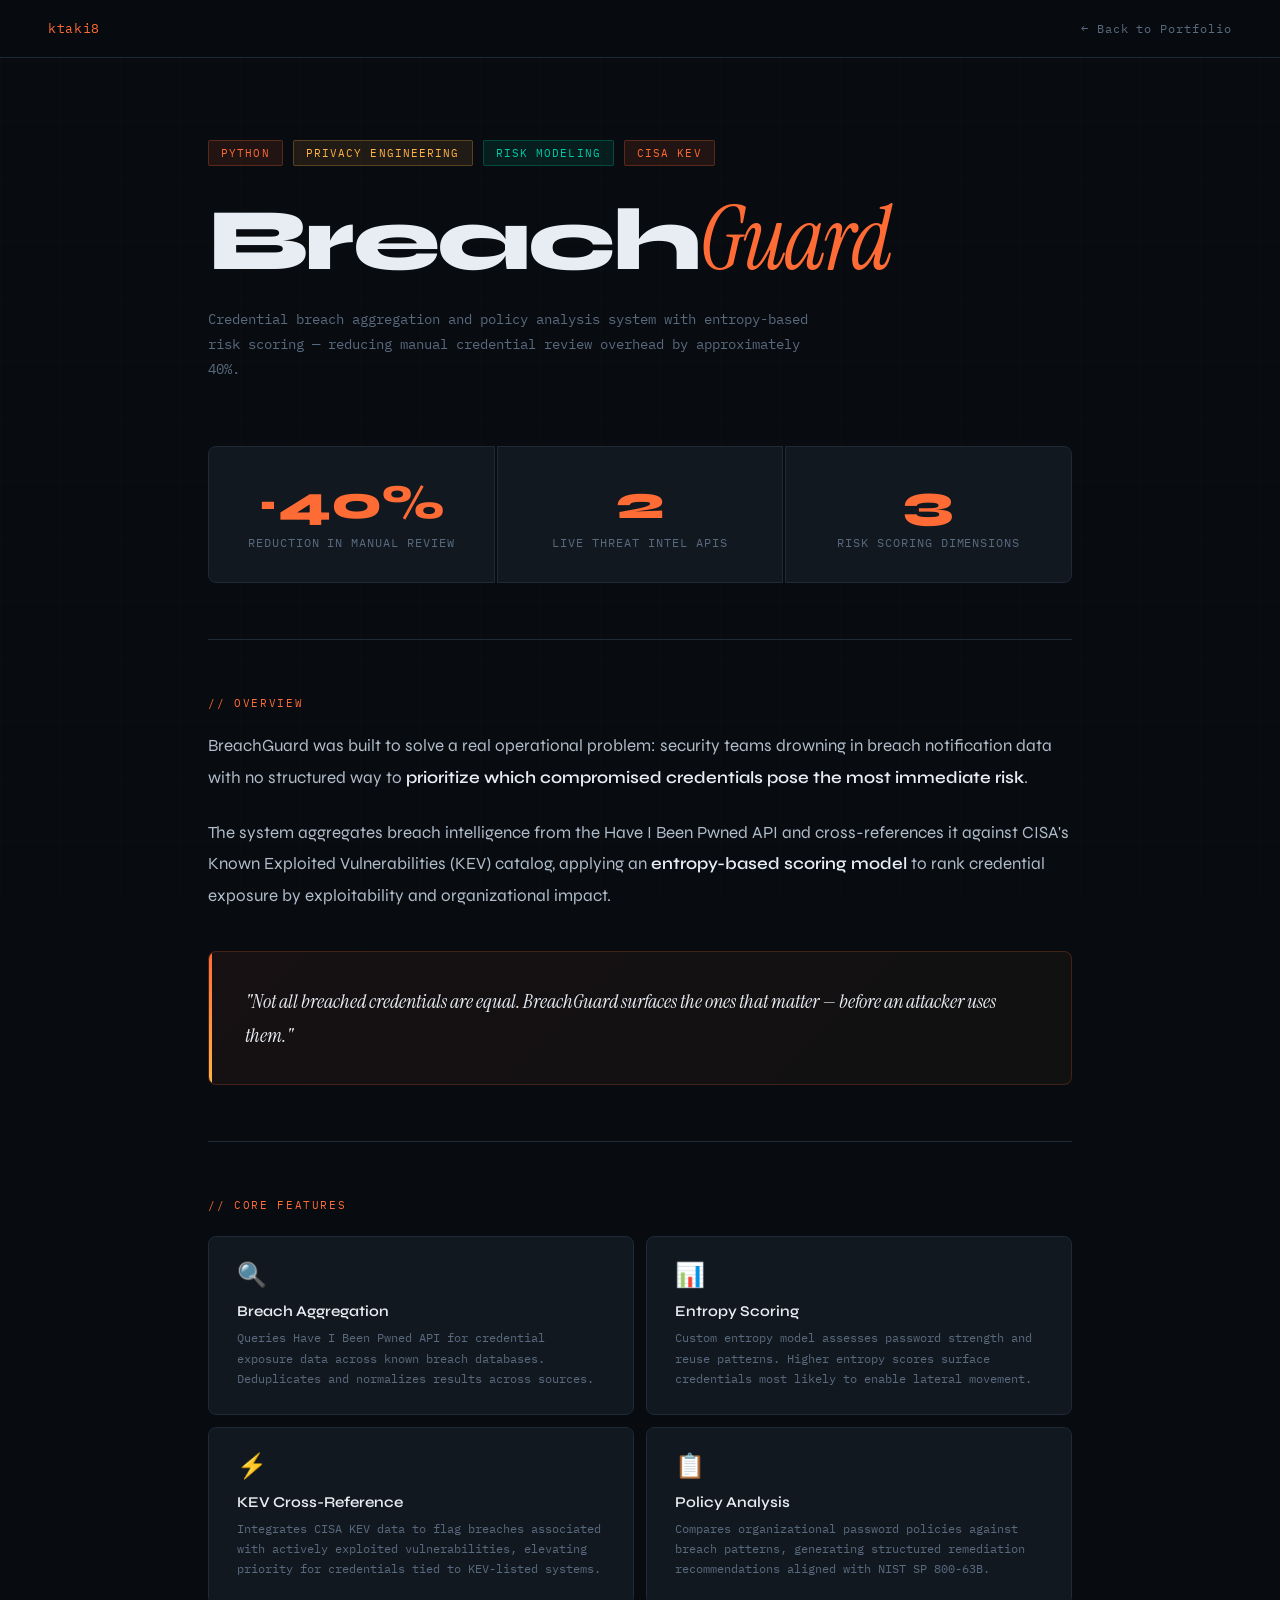
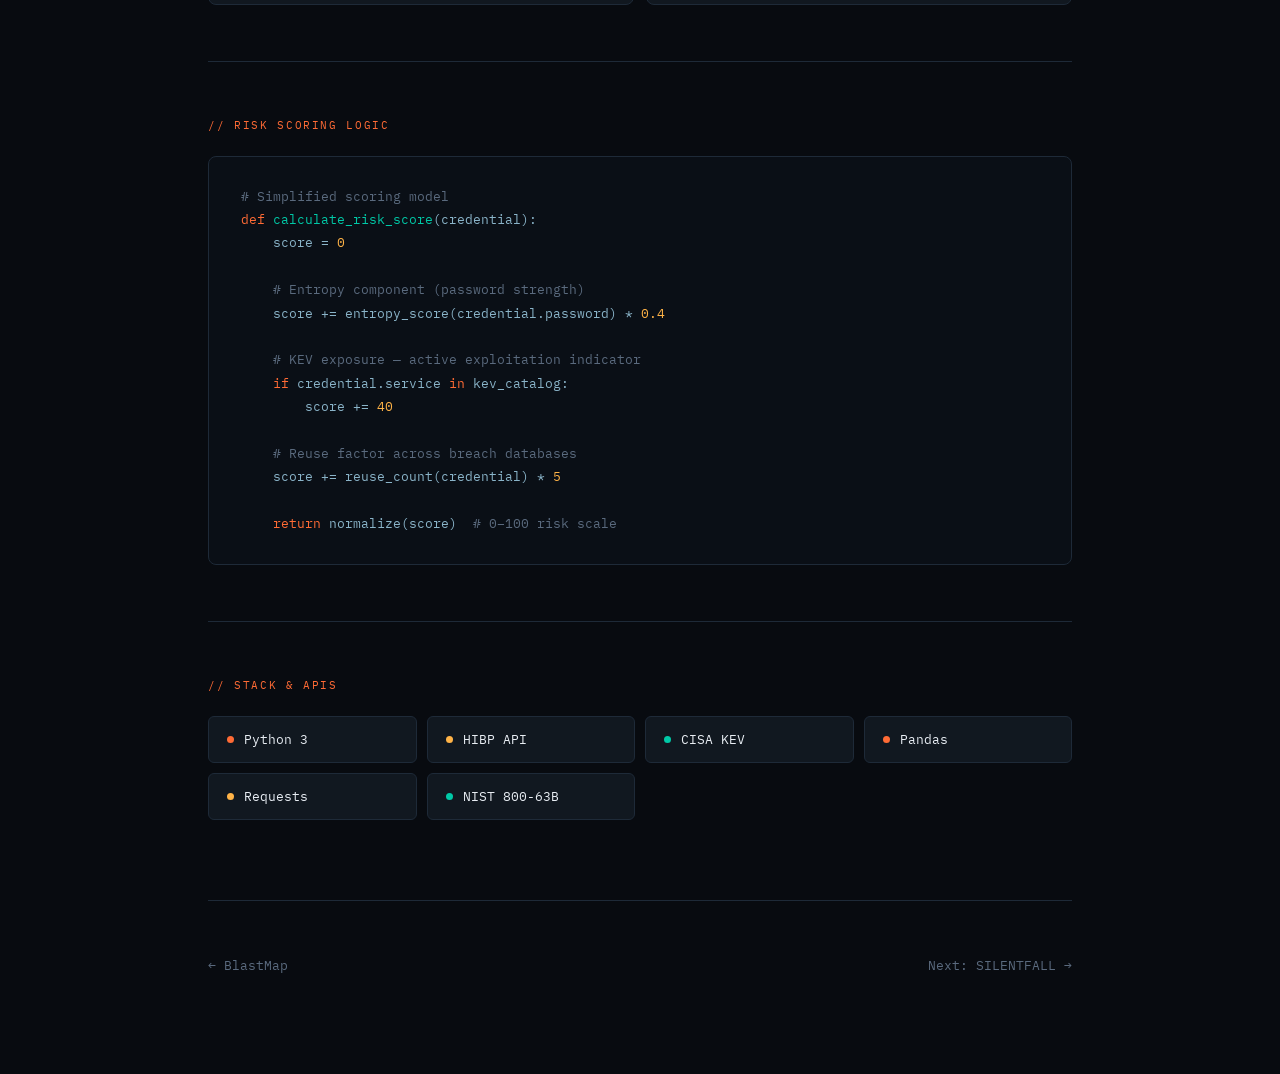
<file: breachguard.html>
<!DOCTYPE html>
<html lang="en">
<head>
<meta charset="UTF-8">
<meta name="viewport" content="width=device-width, initial-scale=1.0">
<title>BreachGuard — Khadija Taki</title>
<link href="https://fonts.googleapis.com/css2?family=Syne:wght@400;600;700;800&family=IBM+Plex+Mono:wght@300;400;500&family=Instrument+Serif:ital@0;1&display=swap" rel="stylesheet">
<style>
  :root {
    --bg: #080b10;
    --bg2: #0d1117;
    --surface: #111820;
    --border: #1e2a38;
    --accent: #ff6b35;
    --accent2: #ffb347;
    --cool: #00c9a7;
    --text: #e8edf3;
    --muted: #5a6a7e;
    --mono: 'IBM Plex Mono', monospace;
    --display: 'Syne', sans-serif;
    --serif: 'Instrument Serif', serif;
  }

  *, *::before, *::after { box-sizing: border-box; margin: 0; padding: 0; }

  body {
    background: var(--bg);
    color: var(--text);
    font-family: var(--display);
    min-height: 100vh;
    overflow-x: hidden;
  }

  body::before {
    content: '';
    position: fixed;
    inset: 0;
    background-image:
      linear-gradient(rgba(255,107,53,0.025) 1px, transparent 1px),
      linear-gradient(90deg, rgba(255,107,53,0.025) 1px, transparent 1px);
    background-size: 60px 60px;
    pointer-events: none;
    z-index: 0;
  }

  nav {
    position: fixed;
    top: 0; left: 0; right: 0;
    z-index: 100;
    padding: 20px 48px;
    display: flex;
    justify-content: space-between;
    align-items: center;
    background: rgba(8,11,16,0.85);
    backdrop-filter: blur(12px);
    border-bottom: 1px solid var(--border);
  }

  .nav-logo {
    font-family: var(--mono);
    font-size: 13px;
    color: var(--accent);
    text-decoration: none;
    letter-spacing: 0.05em;
  }

  .nav-back {
    font-family: var(--mono);
    font-size: 12px;
    color: var(--muted);
    text-decoration: none;
    letter-spacing: 0.08em;
    transition: color 0.2s;
  }
  .nav-back:hover { color: var(--text); }

  main {
    position: relative;
    z-index: 1;
    max-width: 960px;
    margin: 0 auto;
    padding: 140px 48px 100px;
  }

  .tag-row {
    display: flex;
    gap: 10px;
    flex-wrap: wrap;
    margin-bottom: 32px;
    opacity: 0;
    animation: fadeUp 0.6s ease 0.1s forwards;
  }

  .tag {
    font-family: var(--mono);
    font-size: 11px;
    letter-spacing: 0.1em;
    padding: 5px 12px;
    border-radius: 2px;
    text-transform: uppercase;
  }
  .tag-orange { background: rgba(255,107,53,0.1); color: var(--accent); border: 1px solid rgba(255,107,53,0.25); }
  .tag-yellow { background: rgba(255,179,71,0.1); color: var(--accent2); border: 1px solid rgba(255,179,71,0.25); }
  .tag-green { background: rgba(0,201,167,0.1); color: var(--cool); border: 1px solid rgba(0,201,167,0.25); }

  h1 {
    font-family: var(--display);
    font-size: clamp(52px, 8vw, 88px);
    font-weight: 800;
    line-height: 0.95;
    letter-spacing: -0.03em;
    margin-bottom: 24px;
    opacity: 0;
    animation: fadeUp 0.7s ease 0.2s forwards;
  }

  h1 span {
    color: var(--accent);
    font-family: var(--serif);
    font-style: italic;
    font-weight: 400;
  }

  .subtitle {
    font-family: var(--mono);
    font-size: 14px;
    color: var(--muted);
    line-height: 1.8;
    max-width: 620px;
    margin-bottom: 64px;
    opacity: 0;
    animation: fadeUp 0.7s ease 0.3s forwards;
  }

  .divider {
    width: 100%;
    height: 1px;
    background: var(--border);
    margin: 56px 0;
  }

  .section-label {
    font-family: var(--mono);
    font-size: 11px;
    letter-spacing: 0.15em;
    text-transform: uppercase;
    color: var(--accent);
    margin-bottom: 20px;
  }

  .stat-row {
    display: grid;
    grid-template-columns: repeat(3, 1fr);
    gap: 2px;
    margin-bottom: 56px;
    opacity: 0;
    animation: fadeUp 0.7s ease 0.4s forwards;
  }

  .stat-cell {
    background: var(--surface);
    border: 1px solid var(--border);
    padding: 32px;
    text-align: center;
  }

  .stat-cell:first-child { border-radius: 8px 0 0 8px; }
  .stat-cell:last-child { border-radius: 0 8px 8px 0; }

  .stat-num {
    font-size: 48px;
    font-weight: 800;
    color: var(--accent);
    line-height: 1;
    margin-bottom: 8px;
  }

  .stat-label {
    font-family: var(--mono);
    font-size: 12px;
    color: var(--muted);
    text-transform: uppercase;
    letter-spacing: 0.08em;
  }

  .prose {
    font-size: 17px;
    line-height: 1.85;
    color: #b0bcc9;
    margin-bottom: 24px;
  }

  .prose strong { color: var(--text); font-weight: 600; }

  .highlight-block {
    background: linear-gradient(135deg, rgba(255,107,53,0.06), rgba(255,179,71,0.04));
    border: 1px solid rgba(255,107,53,0.2);
    border-radius: 8px;
    padding: 32px 36px;
    margin: 40px 0;
    position: relative;
    overflow: hidden;
  }

  .highlight-block::before {
    content: '';
    position: absolute;
    left: 0; top: 0; bottom: 0;
    width: 3px;
    background: linear-gradient(to bottom, var(--accent), var(--accent2));
  }

  .highlight-block p {
    font-family: var(--serif);
    font-style: italic;
    font-size: 20px;
    line-height: 1.7;
    color: var(--text);
  }

  .feature-grid {
    display: grid;
    grid-template-columns: 1fr 1fr;
    gap: 12px;
    margin: 24px 0;
  }

  .feature-card {
    background: var(--surface);
    border: 1px solid var(--border);
    border-radius: 8px;
    padding: 24px 28px;
    transition: border-color 0.2s, transform 0.2s;
  }

  .feature-card:hover {
    border-color: rgba(255,107,53,0.4);
    transform: translateY(-2px);
  }

  .feature-icon {
    font-size: 24px;
    margin-bottom: 12px;
  }

  .feature-title {
    font-size: 15px;
    font-weight: 600;
    margin-bottom: 8px;
    color: var(--text);
  }

  .feature-desc {
    font-family: var(--mono);
    font-size: 12px;
    color: var(--muted);
    line-height: 1.7;
  }

  .code-block {
    background: #0a0f16;
    border: 1px solid var(--border);
    border-radius: 8px;
    padding: 28px 32px;
    margin: 24px 0;
    overflow-x: auto;
  }

  .code-block pre {
    font-family: var(--mono);
    font-size: 13px;
    line-height: 1.8;
    color: #8ab4c9;
  }

  .code-block .comment { color: var(--muted); }
  .code-block .key { color: var(--accent); }
  .code-block .val { color: var(--accent2); }
  .code-block .str { color: var(--cool); }

  .tech-grid {
    display: grid;
    grid-template-columns: repeat(auto-fill, minmax(180px, 1fr));
    gap: 10px;
    margin: 24px 0;
  }

  .tech-item {
    background: var(--surface);
    border: 1px solid var(--border);
    border-radius: 6px;
    padding: 14px 18px;
    display: flex;
    align-items: center;
    gap: 10px;
    transition: border-color 0.2s;
  }

  .tech-item:hover { border-color: var(--accent); }

  .tech-dot {
    width: 7px; height: 7px;
    border-radius: 50%;
    background: var(--accent);
    flex-shrink: 0;
  }

  .tech-dot.green { background: var(--cool); }
  .tech-dot.yellow { background: var(--accent2); }

  .tech-name {
    font-family: var(--mono);
    font-size: 13px;
    color: var(--text);
  }

  .footer-nav {
    display: flex;
    justify-content: space-between;
    align-items: center;
    padding-top: 56px;
    border-top: 1px solid var(--border);
    margin-top: 80px;
  }

  .footer-nav a {
    font-family: var(--mono);
    font-size: 13px;
    color: var(--muted);
    text-decoration: none;
    transition: color 0.2s;
  }

  .footer-nav a:hover { color: var(--accent); }

  .content-block {
    opacity: 0;
    animation: fadeUp 0.7s ease 0.5s forwards;
  }

  @keyframes fadeUp {
    from { opacity: 0; transform: translateY(20px); }
    to { opacity: 1; transform: translateY(0); }
  }

  @media (max-width: 640px) {
    nav { padding: 16px 24px; }
    main { padding: 100px 24px 80px; }
    .stat-row { grid-template-columns: 1fr; }
    .feature-grid { grid-template-columns: 1fr; }
    h1 { font-size: 48px; }
  }
</style>
</head>
<body>

<nav>
  <a href="index.html" class="nav-logo">ktaki8</a>
  <a href="index.html" class="nav-back">← Back to Portfolio</a>
</nav>

<main>
  <div class="tag-row">
    <span class="tag tag-orange">Python</span>
    <span class="tag tag-yellow">Privacy Engineering</span>
    <span class="tag tag-green">Risk Modeling</span>
    <span class="tag tag-orange">CISA KEV</span>
  </div>

  <h1>Breach<span>Guard</span></h1>

  <p class="subtitle">
    Credential breach aggregation and policy analysis system with entropy-based
    risk scoring — reducing manual credential review overhead by approximately 40%.
  </p>

  <div class="stat-row">
    <div class="stat-cell">
      <div class="stat-num">~40%</div>
      <div class="stat-label">Reduction in manual review</div>
    </div>
    <div class="stat-cell">
      <div class="stat-num">2</div>
      <div class="stat-label">Live threat intel APIs</div>
    </div>
    <div class="stat-cell">
      <div class="stat-num">3</div>
      <div class="stat-label">Risk scoring dimensions</div>
    </div>
  </div>

  <div class="divider"></div>

  <div class="content-block">
    <div class="section-label">// Overview</div>
    <p class="prose">
      BreachGuard was built to solve a real operational problem: security teams drowning in
      breach notification data with no structured way to <strong>prioritize which compromised
      credentials pose the most immediate risk</strong>.
    </p>
    <p class="prose">
      The system aggregates breach intelligence from the Have I Been Pwned API and cross-references
      it against CISA's Known Exploited Vulnerabilities (KEV) catalog, applying an <strong>entropy-based
      scoring model</strong> to rank credential exposure by exploitability and organizational impact.
    </p>

    <div class="highlight-block">
      <p>"Not all breached credentials are equal. BreachGuard surfaces the ones that matter — before
      an attacker uses them."</p>
    </div>

    <div class="divider"></div>

    <div class="section-label">// Core Features</div>
    <div class="feature-grid">
      <div class="feature-card">
        <div class="feature-icon">🔍</div>
        <div class="feature-title">Breach Aggregation</div>
        <div class="feature-desc">Queries Have I Been Pwned API for credential exposure data across known breach databases. Deduplicates and normalizes results across sources.</div>
      </div>
      <div class="feature-card">
        <div class="feature-icon">📊</div>
        <div class="feature-title">Entropy Scoring</div>
        <div class="feature-desc">Custom entropy model assesses password strength and reuse patterns. Higher entropy scores surface credentials most likely to enable lateral movement.</div>
      </div>
      <div class="feature-card">
        <div class="feature-icon">⚡</div>
        <div class="feature-title">KEV Cross-Reference</div>
        <div class="feature-desc">Integrates CISA KEV data to flag breaches associated with actively exploited vulnerabilities, elevating priority for credentials tied to KEV-listed systems.</div>
      </div>
      <div class="feature-card">
        <div class="feature-icon">📋</div>
        <div class="feature-title">Policy Analysis</div>
        <div class="feature-desc">Compares organizational password policies against breach patterns, generating structured remediation recommendations aligned with NIST SP 800-63B.</div>
      </div>
    </div>

    <div class="divider"></div>

    <div class="section-label">// Risk Scoring Logic</div>
    <div class="code-block">
      <pre><span class="comment"># Simplified scoring model</span>
<span class="key">def</span> <span class="str">calculate_risk_score</span>(credential):
    score = <span class="val">0</span>

    <span class="comment"># Entropy component (password strength)</span>
    score += entropy_score(credential.password) * <span class="val">0.4</span>

    <span class="comment"># KEV exposure — active exploitation indicator</span>
    <span class="key">if</span> credential.service <span class="key">in</span> kev_catalog:
        score += <span class="val">40</span>

    <span class="comment"># Reuse factor across breach databases</span>
    score += reuse_count(credential) * <span class="val">5</span>

    <span class="key">return</span> normalize(score)  <span class="comment"># 0–100 risk scale</span></pre>
    </div>

    <div class="divider"></div>

    <div class="section-label">// Stack & APIs</div>
    <div class="tech-grid">
      <div class="tech-item"><div class="tech-dot"></div><span class="tech-name">Python 3</span></div>
      <div class="tech-item"><div class="tech-dot yellow"></div><span class="tech-name">HIBP API</span></div>
      <div class="tech-item"><div class="tech-dot green"></div><span class="tech-name">CISA KEV</span></div>
      <div class="tech-item"><div class="tech-dot"></div><span class="tech-name">Pandas</span></div>
      <div class="tech-item"><div class="tech-dot yellow"></div><span class="tech-name">Requests</span></div>
      <div class="tech-item"><div class="tech-dot green"></div><span class="tech-name">NIST 800-63B</span></div>
    </div>
  </div>

  <div class="footer-nav">
    <a href="blastmap.html">← BlastMap</a>
    <a href="silentfall.html">Next: SILENTFALL →</a>
  </div>
</main>

</body>
</html>
</file>
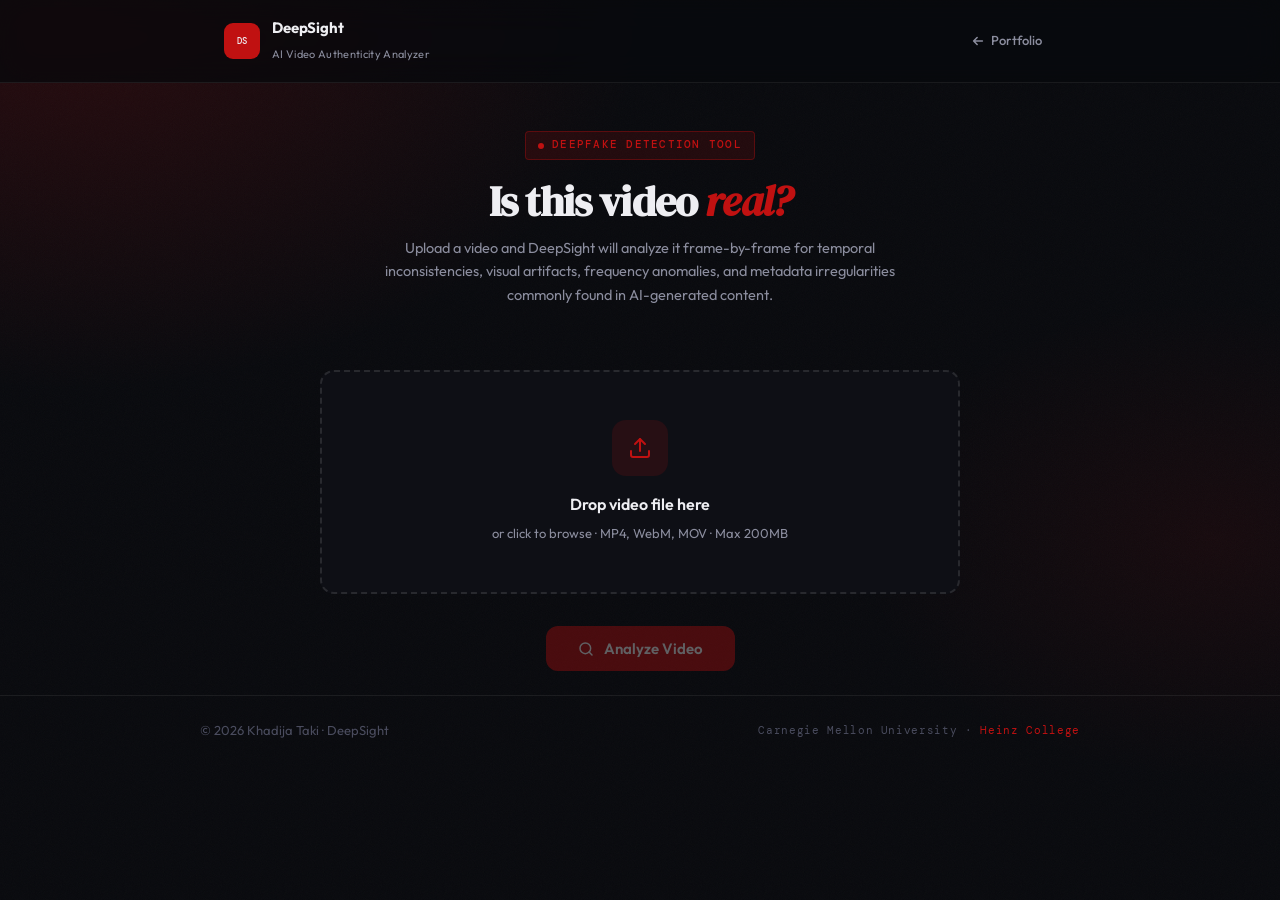
<file: deepsight.html>
<!doctype html>
<html lang="en">
<head>
  <meta charset="utf-8" />
  <meta name="viewport" content="width=device-width, initial-scale=1" />
  <title>DeepSight — AI Video Authenticity Analyzer</title>
  <link rel="preconnect" href="https://fonts.googleapis.com">
  <link rel="preconnect" href="https://fonts.gstatic.com" crossorigin>
  <link href="https://fonts.googleapis.com/css2?family=DM+Serif+Display:ital@0;1&family=DM+Mono:wght@400;500&family=Outfit:wght@300;400;500;600;700&display=swap" rel="stylesheet">
  <style>
    :root {
      --bg:#08090d;--surface:#0e0f15;--card:#11121a;
      --border:rgba(255,255,255,.07);--border2:rgba(255,255,255,.11);
      --text:#eeeef2;--muted:#8b8d9e;--faint:#4a4c5e;
      --red:#c01111;--red-dim:rgba(192,17,17,.14);
      --green:#1db954;--green-dim:rgba(29,185,84,.14);
      --amber:#e8a817;--amber-dim:rgba(232,168,23,.14);
      --r:14px;
    }
    *,*::before,*::after{box-sizing:border-box;margin:0;padding:0}
    html{scroll-behavior:smooth}
    body{font-family:'Outfit',sans-serif;font-weight:400;background:var(--bg);color:var(--text);line-height:1.6;overflow-x:hidden;min-height:100vh}
    body::before{content:'';position:fixed;inset:0;z-index:-1;background:radial-gradient(ellipse 900px 600px at 5% 0%,rgba(192,17,17,.18) 0%,transparent 65%),radial-gradient(ellipse 600px 400px at 95% 60%,rgba(192,17,17,.08) 0%,transparent 60%),var(--bg)}
    body::after{content:'';position:fixed;inset:0;z-index:-1;opacity:.03;background-image:url("data:image/svg+xml,%3Csvg viewBox='0 0 200 200' xmlns='http://www.w3.org/2000/svg'%3E%3Cfilter id='n'%3E%3CfeTurbulence type='fractalNoise' baseFrequency='.9' numOctaves='4' stitchTiles='stitch'/%3E%3C/filter%3E%3Crect width='100%25' height='100%25' filter='url(%23n)'/%3E%3C/svg%3E");background-size:160px 160px;pointer-events:none}
    a{color:inherit;text-decoration:none}

    .wrap{max-width:880px;margin:0 auto;padding:0 24px}

    /* ── Header ─────────────────────────────────── */
    header{border-bottom:1px solid var(--border);background:rgba(8,9,13,.82);backdrop-filter:blur(16px) saturate(160%)}
    .header-inner{display:flex;align-items:center;justify-content:space-between;padding:16px 24px;max-width:880px;margin:0 auto}
    .brand{display:flex;align-items:center;gap:12px}
    .mark{width:36px;height:36px;border-radius:9px;background:var(--red);display:grid;place-items:center;font-family:'DM Mono',monospace;font-weight:500;font-size:9px;letter-spacing:.04em}
    .brand-text h2{font-size:15px;font-weight:700;letter-spacing:-.01em}
    .brand-text span{font-size:11px;color:var(--muted);letter-spacing:.03em}
    .back-link{font-size:13px;font-weight:500;color:var(--muted);padding:7px 14px;border-radius:8px;transition:color .18s,background .18s;display:flex;align-items:center;gap:6px}
    .back-link:hover{color:var(--text);background:rgba(255,255,255,.05)}

    /* ── Hero ───────────────────────────────────── */
    .hero{padding:48px 0 32px;text-align:center}
    .eyebrow{display:inline-flex;align-items:center;gap:8px;font-family:'DM Mono',monospace;font-size:10.5px;font-weight:500;color:var(--red);letter-spacing:.12em;text-transform:uppercase;border:1px solid rgba(192,17,17,.35);background:var(--red-dim);padding:5px 12px;border-radius:4px;margin-bottom:18px}
    .eyebrow::before{content:'';width:6px;height:6px;border-radius:50%;background:var(--red);animation:pulse 2s ease-in-out infinite}
    @keyframes pulse{0%,100%{opacity:1;transform:scale(1)}50%{opacity:.4;transform:scale(.75)}}
    .hero h1{font-family:'DM Serif Display',serif;font-size:clamp(28px,4vw,42px);line-height:1.1;letter-spacing:-.02em;margin-bottom:12px}
    .hero h1 em{font-style:italic;color:var(--red)}
    .hero-sub{font-size:14.5px;color:var(--muted);max-width:54ch;margin:0 auto;line-height:1.6}

    /* ── Upload Zone ────────────────────────────── */
    .upload-zone{margin:32px auto;max-width:640px}
    .dropzone{border:2px dashed var(--border2);border-radius:var(--r);padding:48px 32px;text-align:center;cursor:pointer;transition:border-color .25s,background .25s;background:var(--surface);position:relative}
    .dropzone:hover,.dropzone.dragover{border-color:var(--red);background:var(--red-dim)}
    .dropzone-icon{margin:0 auto 16px;width:56px;height:56px;border-radius:14px;background:var(--red-dim);display:grid;place-items:center}
    .dropzone-icon svg{color:var(--red)}
    .dropzone h3{font-size:16px;font-weight:600;margin-bottom:6px}
    .dropzone p{font-size:13px;color:var(--muted)}
    .dropzone input{position:absolute;inset:0;opacity:0;cursor:pointer}
    .file-info{margin-top:16px;font-family:'DM Mono',monospace;font-size:12px;color:var(--muted);display:none;align-items:center;gap:8px;justify-content:center}
    .file-info.visible{display:flex}
    .file-dot{width:8px;height:8px;border-radius:50%;background:var(--green)}

    /* ── Analyze Button ─────────────────────────── */
    .analyze-row{text-align:center;margin:24px 0}
    .btn-analyze{display:inline-flex;align-items:center;gap:10px;background:var(--red);color:white;font-family:'Outfit',sans-serif;font-weight:600;font-size:15px;padding:13px 32px;border-radius:12px;border:none;cursor:pointer;transition:opacity .18s,transform .18s}
    .btn-analyze:hover{opacity:.88;transform:translateY(-1px)}
    .btn-analyze:disabled{opacity:.35;cursor:not-allowed;transform:none}
    .btn-analyze svg{animation:none}
    .btn-analyze.running svg{animation:spin .8s linear infinite}
    @keyframes spin{to{transform:rotate(360deg)}}

    /* ── Progress ───────────────────────────────── */
    .progress-section{max-width:640px;margin:0 auto 32px;display:none}
    .progress-section.visible{display:block}
    .progress-bar-track{width:100%;height:6px;background:rgba(255,255,255,.06);border-radius:3px;overflow:hidden;margin-bottom:12px}
    .progress-bar-fill{height:100%;width:0%;background:var(--red);border-radius:3px;transition:width .3s ease}
    .progress-status{font-family:'DM Mono',monospace;font-size:11.5px;color:var(--muted);text-align:center}

    /* ── Frame Preview ──────────────────────────── */
    .frames-section{max-width:640px;margin:0 auto 32px;display:none}
    .frames-section.visible{display:block}
    .frames-label{font-family:'DM Mono',monospace;font-size:10.5px;color:var(--faint);letter-spacing:.1em;text-transform:uppercase;margin-bottom:12px}
    .frames-strip{display:flex;gap:6px;overflow-x:auto;padding-bottom:8px}
    .frames-strip::-webkit-scrollbar{height:4px}
    .frames-strip::-webkit-scrollbar-thumb{background:var(--faint);border-radius:2px}
    .frame-thumb{width:96px;height:54px;border-radius:6px;object-fit:cover;border:1px solid var(--border);flex-shrink:0;opacity:0;animation:frameFadeIn .3s ease forwards}
    @keyframes frameFadeIn{to{opacity:1}}

    /* ── Results ────────────────────────────────── */
    .results{max-width:640px;margin:0 auto 48px;display:none}
    .results.visible{display:block}

    .verdict-card{background:var(--surface);border:1px solid var(--border);border-radius:var(--r);padding:32px;text-align:center;margin-bottom:24px;position:relative;overflow:hidden}
    .verdict-card::before{content:'';position:absolute;top:0;left:0;right:0;height:2px}
    .verdict-card.real::before{background:linear-gradient(90deg,var(--green),transparent)}
    .verdict-card.ai::before{background:linear-gradient(90deg,var(--red),transparent)}
    .verdict-card.uncertain::before{background:linear-gradient(90deg,var(--amber),transparent)}

    .verdict-label{font-family:'DM Mono',monospace;font-size:10px;letter-spacing:.14em;text-transform:uppercase;margin-bottom:12px}
    .verdict-card.real .verdict-label{color:var(--green)}
    .verdict-card.ai .verdict-label{color:var(--red)}
    .verdict-card.uncertain .verdict-label{color:var(--amber)}

    .verdict-score{font-family:'DM Serif Display',serif;font-size:56px;line-height:1;margin-bottom:4px}
    .verdict-card.real .verdict-score{color:var(--green)}
    .verdict-card.ai .verdict-score{color:var(--red)}
    .verdict-card.uncertain .verdict-score{color:var(--amber)}

    .verdict-text{font-size:15px;font-weight:600;margin-bottom:4px}
    .verdict-sub{font-size:13px;color:var(--muted)}

    /* Metrics Grid */
    .metrics-grid{display:grid;grid-template-columns:1fr 1fr;gap:12px;margin-bottom:24px}
    .metric-card{background:var(--card);border:1px solid var(--border);border-radius:12px;padding:20px}
    .metric-header{display:flex;align-items:center;justify-content:space-between;margin-bottom:10px}
    .metric-name{font-family:'DM Mono',monospace;font-size:10.5px;color:var(--faint);letter-spacing:.1em;text-transform:uppercase}
    .metric-badge{font-family:'DM Mono',monospace;font-size:10px;padding:2px 8px;border-radius:999px;font-weight:500}
    .metric-badge.pass{color:var(--green);background:var(--green-dim);border:1px solid rgba(29,185,84,.25)}
    .metric-badge.warn{color:var(--amber);background:var(--amber-dim);border:1px solid rgba(232,168,23,.25)}
    .metric-badge.fail{color:var(--red);background:var(--red-dim);border:1px solid rgba(192,17,17,.25)}
    .metric-bar{width:100%;height:4px;background:rgba(255,255,255,.06);border-radius:2px;margin-bottom:8px;overflow:hidden}
    .metric-bar-fill{height:100%;border-radius:2px;transition:width .6s ease}
    .metric-bar-fill.good{background:var(--green)}
    .metric-bar-fill.mid{background:var(--amber)}
    .metric-bar-fill.bad{background:var(--red)}
    .metric-detail{font-size:12.5px;color:var(--muted);line-height:1.5}

    /* Findings */
    .findings{background:var(--card);border:1px solid var(--border);border-radius:12px;padding:20px}
    .findings-title{font-family:'DM Mono',monospace;font-size:10.5px;color:var(--faint);letter-spacing:.1em;text-transform:uppercase;margin-bottom:14px}
    .finding{display:flex;gap:10px;padding:10px 0;border-bottom:1px solid var(--border)}
    .finding:last-child{border-bottom:none}
    .finding-icon{width:20px;height:20px;border-radius:6px;display:grid;place-items:center;flex-shrink:0;margin-top:1px;font-size:11px}
    .finding-icon.ok{background:var(--green-dim);color:var(--green)}
    .finding-icon.flag{background:var(--red-dim);color:var(--red)}
    .finding-icon.note{background:var(--amber-dim);color:var(--amber)}
    .finding-text{font-size:13px;color:var(--muted);line-height:1.5}
    .finding-text strong{color:var(--text);font-weight:600}

    /* ── Disclaimer ─────────────────────────────── */
    .disclaimer{max-width:640px;margin:0 auto 48px;text-align:center;font-size:12px;color:var(--faint);line-height:1.6;padding:16px;border:1px solid var(--border);border-radius:var(--r);background:var(--surface)}

    /* ── Footer ─────────────────────────────────── */
    footer{border-top:1px solid var(--border);padding:24px;margin-top:16px}
    .foot-inner{max-width:880px;margin:0 auto;display:flex;justify-content:space-between;align-items:center}
    .foot-left{font-size:13px;color:var(--faint)}
    .foot-right{font-family:'DM Mono',monospace;font-size:11px;color:var(--faint);letter-spacing:.06em}
    .foot-right span{color:var(--red)}

    /* ── Animations ─────────────────────────────── */
    .fade-up{opacity:0;transform:translateY(16px);animation:fadeUp .55s ease forwards}
    @keyframes fadeUp{to{opacity:1;transform:translateY(0)}}

    /* ── Responsive ─────────────────────────────── */
    @media(max-width:640px){
      .metrics-grid{grid-template-columns:1fr}
      .hero h1{font-size:28px}
      .dropzone{padding:32px 20px}
    }
  </style>
</head>
<body>

<header>
  <div class="header-inner">
    <div class="brand">
      <div class="mark">DS</div>
      <div class="brand-text">
        <h2>DeepSight</h2>
        <span>AI Video Authenticity Analyzer</span>
      </div>
    </div>
    <a href="index.html" class="back-link">
      <svg width="14" height="14" viewBox="0 0 16 16" fill="none"><path d="M13 8H3M7 4L3 8l4 4" stroke="currentColor" stroke-width="1.8" stroke-linecap="round" stroke-linejoin="round"/></svg>
      Portfolio
    </a>
  </div>
</header>

<section class="hero">
  <div class="wrap">
    <div class="eyebrow">Deepfake Detection Tool</div>
    <h1>Is this video <em>real?</em></h1>
    <p class="hero-sub">Upload a video and DeepSight will analyze it frame-by-frame for temporal inconsistencies, visual artifacts, frequency anomalies, and metadata irregularities commonly found in AI-generated content.</p>
  </div>
</section>

<!-- Upload -->
<div class="upload-zone fade-up" style="animation-delay:.1s">
  <div class="dropzone" id="dropzone">
    <div class="dropzone-icon">
      <svg width="24" height="24" viewBox="0 0 24 24" fill="none" stroke="currentColor" stroke-width="2" stroke-linecap="round" stroke-linejoin="round"><path d="M21 15v4a2 2 0 01-2 2H5a2 2 0 01-2-2v-4"/><polyline points="17 8 12 3 7 8"/><line x1="12" y1="3" x2="12" y2="15"/></svg>
    </div>
    <h3>Drop video file here</h3>
    <p>or click to browse · MP4, WebM, MOV · Max 200MB</p>
    <input type="file" id="fileInput" accept="video/mp4,video/webm,video/quicktime,video/x-msvideo">
  </div>
  <div class="file-info" id="fileInfo">
    <span class="file-dot"></span>
    <span id="fileName">—</span>
    <span id="fileMeta">—</span>
  </div>
</div>

<!-- Analyze button -->
<div class="analyze-row fade-up" style="animation-delay:.2s">
  <button class="btn-analyze" id="analyzeBtn" disabled>
    <svg width="16" height="16" viewBox="0 0 24 24" fill="none" stroke="currentColor" stroke-width="2.2" stroke-linecap="round" stroke-linejoin="round"><circle cx="11" cy="11" r="8"/><line x1="21" y1="21" x2="16.65" y2="16.65"/></svg>
    Analyze Video
  </button>
</div>

<!-- Progress -->
<div class="progress-section" id="progressSection">
  <div class="progress-bar-track"><div class="progress-bar-fill" id="progressFill"></div></div>
  <div class="progress-status" id="progressStatus">Initializing analysis…</div>
</div>

<!-- Extracted Frames -->
<div class="frames-section" id="framesSection">
  <div class="frames-label">Extracted Frames</div>
  <div class="frames-strip" id="framesStrip"></div>
</div>

<!-- Results -->
<div class="results" id="results">
  <div class="verdict-card" id="verdictCard">
    <div class="verdict-label" id="verdictLabel">—</div>
    <div class="verdict-score" id="verdictScore">—</div>
    <div class="verdict-text" id="verdictText">—</div>
    <div class="verdict-sub" id="verdictSub">—</div>
  </div>

  <div class="metrics-grid" id="metricsGrid"></div>

  <div class="findings" id="findingsBox">
    <div class="findings-title">Detailed Findings</div>
    <div id="findingsList"></div>
  </div>
</div>

<!-- Disclaimer -->
<div class="disclaimer" id="disclaimer" style="display:none">
  <strong>⚠ Research Prototype</strong> — DeepSight uses heuristic frame analysis (temporal consistency, frequency-domain artifacts, edge coherence, metadata inspection). It is not a production forensic tool. Results are probabilistic estimates, not definitive conclusions. Built by Khadija Taki as a cybersecurity research project at Carnegie Mellon University.
</div>

<footer>
  <div class="foot-inner">
    <div class="foot-left">© 2026 Khadija Taki · DeepSight</div>
    <div class="foot-right">Carnegie Mellon University · <span>Heinz College</span></div>
  </div>
</footer>

<script>
// ─── DeepSight v3: AI Video Authenticity Analyzer ─────────────────────
// Rebuilt detection engine — biased toward flagging AI content

const dropzone     = document.getElementById('dropzone');
const fileInput    = document.getElementById('fileInput');
const fileInfo     = document.getElementById('fileInfo');
const fileName     = document.getElementById('fileName');
const fileMeta     = document.getElementById('fileMeta');
const analyzeBtn   = document.getElementById('analyzeBtn');
const progressSec  = document.getElementById('progressSection');
const progressFill = document.getElementById('progressFill');
const progressStat = document.getElementById('progressStatus');
const framesSec    = document.getElementById('framesSection');
const framesStrip  = document.getElementById('framesStrip');
const resultsDiv   = document.getElementById('results');
const verdictCard  = document.getElementById('verdictCard');
const verdictLabel = document.getElementById('verdictLabel');
const verdictScore = document.getElementById('verdictScore');
const verdictText  = document.getElementById('verdictText');
const verdictSub   = document.getElementById('verdictSub');
const metricsGrid  = document.getElementById('metricsGrid');
const findingsList = document.getElementById('findingsList');
const disclaimer   = document.getElementById('disclaimer');

let selectedFile = null;

// ── File handling ─────────────────────────────────────
dropzone.addEventListener('dragover', e => { e.preventDefault(); dropzone.classList.add('dragover'); });
dropzone.addEventListener('dragleave', () => dropzone.classList.remove('dragover'));
dropzone.addEventListener('drop', e => {
  e.preventDefault();
  dropzone.classList.remove('dragover');
  if (e.dataTransfer.files.length) handleFile(e.dataTransfer.files[0]);
});
fileInput.addEventListener('change', () => { if (fileInput.files.length) handleFile(fileInput.files[0]); });

function handleFile(file) {
  if (!file.type.startsWith('video/')) { alert('Please upload a video file.'); return; }
  if (file.size > 200 * 1024 * 1024) { alert('File too large. Max 200MB.'); return; }
  selectedFile = file;
  fileName.textContent = file.name;
  fileMeta.textContent = `${(file.size / (1024*1024)).toFixed(1)} MB · ${file.type.split('/')[1].toUpperCase()}`;
  fileInfo.classList.add('visible');
  analyzeBtn.disabled = false;
  resultsDiv.classList.remove('visible');
  framesSec.classList.remove('visible');
  progressSec.classList.remove('visible');
  disclaimer.style.display = 'none';
}

analyzeBtn.addEventListener('click', () => { if (selectedFile) runAnalysis(selectedFile); });

// ── Stats helpers ─────────────────────────────────────
function mean(a){return a.reduce((s,v)=>s+v,0)/a.length}
function std(a){const m=mean(a);return Math.sqrt(a.reduce((s,v)=>s+(v-m)**2,0)/a.length)}
function cv(a){const m=mean(a);return m>0?std(a)/m:0}
function gray(d,i){return 0.299*d[i]+0.587*d[i+1]+0.114*d[i+2]}
function clamp(v,lo,hi){return Math.max(lo,Math.min(hi,v))}

// ── Main pipeline ─────────────────────────────────────
async function runAnalysis(file) {
  analyzeBtn.disabled = true;
  analyzeBtn.classList.add('running');
  analyzeBtn.innerHTML = '<svg width="16" height="16" viewBox="0 0 24 24" fill="none" stroke="currentColor" stroke-width="2.2"><path d="M12 2v4M12 18v4M4.93 4.93l2.83 2.83M16.24 16.24l2.83 2.83M2 12h4M18 12h4M4.93 19.07l2.83-2.83M16.24 7.76l2.83-2.83"/></svg> Analyzing…';
  resultsDiv.classList.remove('visible');
  framesSec.classList.remove('visible');
  framesStrip.innerHTML = '';
  progressSec.classList.add('visible');
  progressFill.style.width = '0%';

  try {
    prog(5, 'Loading video…');
    const videoUrl = URL.createObjectURL(file);
    const video = document.createElement('video');
    video.muted = true; video.preload = 'auto'; video.src = videoUrl;
    await new Promise((res, rej) => { video.onloadeddata = res; video.onerror = () => rej(new Error('Could not load video')); });

    const duration = video.duration;
    const W = video.videoWidth, H = video.videoHeight;

    prog(10, 'Extracting frames…');
    const numFrames = Math.min(20, Math.max(14, Math.floor(duration * 2.5)));
    const interval = duration / numFrames;
    const frames = [];
    const canvas = document.createElement('canvas');
    canvas.width = W; canvas.height = H;
    const ctx = canvas.getContext('2d', { willReadFrequently: true });

    for (let i = 0; i < numFrames; i++) {
      video.currentTime = i * interval;
      await new Promise(r => { video.onseeked = r; });
      ctx.drawImage(video, 0, 0, W, H);
      const imageData = ctx.getImageData(0, 0, W, H);
      frames.push({ time: i * interval, imageData });
      const img = document.createElement('img');
      img.src = canvas.toDataURL('image/jpeg', 0.5);
      img.className = 'frame-thumb';
      img.style.animationDelay = `${i * 0.04}s`;
      framesStrip.appendChild(img);
      framesSec.classList.add('visible');
      prog(10 + (i / numFrames) * 25, `Extracting frame ${i+1}/${numFrames}…`);
    }
    URL.revokeObjectURL(videoUrl);

    prog(40, 'Analyzing optical flow patterns…');
    await sleep(200);
    const r1 = analyzeOpticalFlow(frames);

    prog(50, 'Scanning for spectral fingerprints…');
    await sleep(200);
    const r2 = analyzeSpectralFingerprint(frames);

    prog(60, 'Measuring micro-texture entropy…');
    await sleep(200);
    const r3 = analyzeMicroTexture(frames);

    prog(70, 'Detecting boundary artifacts…');
    await sleep(200);
    const r4 = analyzeBoundaryArtifacts(frames);

    prog(80, 'Profiling compression signature…');
    await sleep(200);
    const r5 = analyzeCompressionSignature(frames);

    prog(88, 'Inspecting metadata profile…');
    await sleep(150);
    const r6 = analyzeMetadata(file, { duration, W, H });

    prog(95, 'Computing verdict…');
    await sleep(300);

    const allMetrics = [r1, r2, r3, r4, r5, r6];
    const finalScore = computeVerdict(allMetrics);

    prog(100, 'Analysis complete.');
    await sleep(400);
    showResults(finalScore, allMetrics);

  } catch (err) {
    console.error(err);
    progressStat.textContent = 'Error: ' + err.message;
  } finally {
    analyzeBtn.disabled = false;
    analyzeBtn.classList.remove('running');
    analyzeBtn.innerHTML = '<svg width="16" height="16" viewBox="0 0 24 24" fill="none" stroke="currentColor" stroke-width="2.2" stroke-linecap="round" stroke-linejoin="round"><circle cx="11" cy="11" r="8"/><line x1="21" y1="21" x2="16.65" y2="16.65"/></svg> Analyze Again';
  }
}

// ══════════════════════════════════════════════════════
// MODULE 1: Optical Flow Consistency
// AI video has unnaturally smooth or periodic motion
// ══════════════════════════════════════════════════════
function analyzeOpticalFlow(frames) {
  const regionDiffs = []; // per-region motion vectors
  const globalDiffs = [];
  const W = frames[0].imageData.width, H = frames[0].imageData.height;
  const gridX = 6, gridY = 4; // divide frame into 24 regions

  for (let i = 1; i < frames.length; i++) {
    const prev = frames[i-1].imageData.data;
    const curr = frames[i].imageData.data;
    const regionMotion = [];

    for (let gy = 0; gy < gridY; gy++) {
      for (let gx = 0; gx < gridX; gx++) {
        const x0 = Math.floor(gx * W / gridX), x1 = Math.floor((gx+1) * W / gridX);
        const y0 = Math.floor(gy * H / gridY), y1 = Math.floor((gy+1) * H / gridY);
        let diff = 0, cnt = 0;
        for (let y = y0; y < y1; y += 3) {
          for (let x = x0; x < x1; x += 3) {
            const idx = (y * W + x) * 4;
            diff += (Math.abs(prev[idx]-curr[idx]) + Math.abs(prev[idx+1]-curr[idx+1]) + Math.abs(prev[idx+2]-curr[idx+2])) / 3;
            cnt++;
          }
        }
        regionMotion.push(diff / cnt);
      }
    }

    // How unevenly is motion distributed? Real video: some regions move, others don't
    const motionCV = cv(regionMotion);
    regionDiffs.push(motionCV);

    // Global mean diff
    globalDiffs.push(mean(regionMotion));
  }

  const meanMotionCV = mean(regionDiffs);
  const globalCV = cv(globalDiffs);

  // Check for periodic motion (AI cadence)
  let periodicScore = 0;
  if (globalDiffs.length >= 8) {
    const deltas = [];
    for (let i = 1; i < globalDiffs.length; i++) deltas.push(globalDiffs[i] - globalDiffs[i-1]);
    const signChanges = deltas.filter((d,i) => i > 0 && (d > 0) !== (deltas[i-1] > 0)).length;
    const expectedChanges = deltas.length * 0.4;
    periodicScore = Math.abs(signChanges - expectedChanges) / deltas.length;
  }

  const findings = [];
  let score = 40; // Start skeptical

  // AI: motion is too evenly distributed across frame regions
  if (meanMotionCV < 0.5) {
    score -= 20;
    findings.push({ type: 'flag', text: '<strong>Globally uniform motion</strong> — motion is distributed too evenly across all frame regions (region CV: ' + meanMotionCV.toFixed(3) + '). Real video has localized motion from distinct objects.' });
  } else if (meanMotionCV < 0.8) {
    score -= 8;
    findings.push({ type: 'note', text: '<strong>Moderately uniform motion</strong> — region CV: ' + meanMotionCV.toFixed(3) + '. Motion distribution is flatter than typical real footage.' });
  } else {
    score += 18;
    findings.push({ type: 'ok', text: '<strong>Localized natural motion</strong> — motion varies naturally across frame regions (CV: ' + meanMotionCV.toFixed(3) + ').' });
  }

  // AI: frame-to-frame global change is too consistent
  if (globalCV < 0.3) {
    score -= 15;
    findings.push({ type: 'flag', text: '<strong>Metronomic frame pacing</strong> — global motion barely varies between frames (CV: ' + globalCV.toFixed(3) + '). AI generators produce unnaturally steady animation.' });
  } else if (globalCV < 0.5) {
    score -= 5;
  } else {
    score += 8;
  }

  // Periodic cadence
  if (periodicScore > 0.3) {
    score -= 10;
    findings.push({ type: 'flag', text: '<strong>Periodic motion cadence detected</strong> — frame motion follows a rhythmic pattern typical of AI generation loops.' });
  }

  return { name: 'Motion Analysis', score: clamp(score, 5, 90), detail: `Region CV: ${meanMotionCV.toFixed(3)}, Global CV: ${globalCV.toFixed(3)}`, findings };
}

// ══════════════════════════════════════════════════════
// MODULE 2: Spectral Fingerprint (Noise Analysis)
// Real cameras have unique sensor noise; AI has none
// ══════════════════════════════════════════════════════
function analyzeSpectralFingerprint(frames) {
  const noisePerFrame = [];
  const noisePatterns = []; // store noise signature per frame for cross-comparison
  const W = frames[0].imageData.width, H = frames[0].imageData.height;

  for (const frame of frames) {
    const d = frame.imageData.data;
    const noiseVals = [];

    // 2D Laplacian noise estimation (standard forensic technique)
    for (let y = 2; y < H - 2; y += 2) {
      for (let x = 2; x < W - 2; x += 2) {
        const c  = gray(d, (y*W+x)*4);
        const u  = gray(d, ((y-1)*W+x)*4);
        const d2 = gray(d, ((y+1)*W+x)*4);
        const l  = gray(d, (y*W+(x-1))*4);
        const r  = gray(d, (y*W+(x+1))*4);
        const u2 = gray(d, ((y-2)*W+x)*4);
        const d3 = gray(d, ((y+2)*W+x)*4);
        const l2 = gray(d, (y*W+(x-2))*4);
        const r2 = gray(d, (y*W+(x+2))*4);
        // Extended Laplacian
        const lap = Math.abs(8*c - u - d2 - l - r - u2 - d3 - l2 - r2);
        noiseVals.push(lap);
      }
    }

    noisePerFrame.push(mean(noiseVals));

    // Sample noise pattern signature (first 500 values)
    noisePatterns.push(noiseVals.slice(0, 500));
  }

  const meanNoise = mean(noisePerFrame);
  const noiseCV = cv(noisePerFrame);

  // Cross-frame noise correlation — real noise is random, AI "noise" repeats
  let noiseCorrelation = 0;
  if (noisePatterns.length >= 2) {
    const correlations = [];
    for (let i = 1; i < Math.min(noisePatterns.length, 8); i++) {
      const a = noisePatterns[0], b = noisePatterns[i];
      const len = Math.min(a.length, b.length);
      let sumAB = 0, sumA2 = 0, sumB2 = 0;
      const mA = mean(a.slice(0, len)), mB = mean(b.slice(0, len));
      for (let j = 0; j < len; j++) {
        sumAB += (a[j]-mA) * (b[j]-mB);
        sumA2 += (a[j]-mA)**2;
        sumB2 += (b[j]-mB)**2;
      }
      const denom = Math.sqrt(sumA2 * sumB2);
      correlations.push(denom > 0 ? Math.abs(sumAB / denom) : 0);
    }
    noiseCorrelation = mean(correlations);
  }

  const findings = [];
  let score = 35; // Start skeptical

  if (meanNoise < 4) {
    score -= 25;
    findings.push({ type: 'flag', text: '<strong>Virtually no sensor noise</strong> — noise level: ' + meanNoise.toFixed(2) + '. Real cameras always produce characteristic noise. AI diffusion models generate unnaturally clean frames.' });
  } else if (meanNoise < 8) {
    score -= 12;
    findings.push({ type: 'flag', text: '<strong>Very low noise</strong> — level: ' + meanNoise.toFixed(2) + '. Below typical camera output; suggests AI generation or aggressive denoising.' });
  } else if (meanNoise < 14) {
    score += 5;
    findings.push({ type: 'note', text: '<strong>Moderate noise</strong> — level: ' + meanNoise.toFixed(2) + '. Within range of compressed real footage.' });
  } else {
    score += 20;
    findings.push({ type: 'ok', text: '<strong>Natural sensor noise</strong> — level: ' + meanNoise.toFixed(2) + '. Consistent with real camera sensor characteristics.' });
  }

  // Cross-frame noise correlation
  if (noiseCorrelation > 0.7) {
    score -= 20;
    findings.push({ type: 'flag', text: '<strong>Correlated noise across frames</strong> — correlation: ' + noiseCorrelation.toFixed(3) + '. Real camera noise is random per frame. Correlated noise is a strong AI indicator.' });
  } else if (noiseCorrelation > 0.4) {
    score -= 8;
    findings.push({ type: 'note', text: '<strong>Partially correlated noise</strong> — correlation: ' + noiseCorrelation.toFixed(3) + '. Some structure in noise pattern.' });
  } else {
    score += 10;
    findings.push({ type: 'ok', text: '<strong>Random noise pattern</strong> — low cross-frame correlation (' + noiseCorrelation.toFixed(3) + '). Consistent with real sensor noise.' });
  }

  // Noise variance across frames
  if (noiseCV < 0.04) {
    score -= 12;
    findings.push({ type: 'flag', text: '<strong>Identical noise level across all frames</strong> — CV: ' + noiseCV.toFixed(4) + '. Real camera noise fluctuates with exposure and motion.' });
  }

  return { name: 'Spectral Fingerprint', score: clamp(score, 5, 90), detail: `Noise: ${meanNoise.toFixed(2)}, Correlation: ${noiseCorrelation.toFixed(3)}, CV: ${noiseCV.toFixed(4)}`, findings };
}

// ══════════════════════════════════════════════════════
// MODULE 3: Micro-Texture Entropy
// AI produces smooth surfaces and repetitive patterns
// ══════════════════════════════════════════════════════
function analyzeMicroTexture(frames) {
  const W = frames[0].imageData.width, H = frames[0].imageData.height;
  const frameEntropies = [];
  const flatRatios = [];
  const textureConsistency = [];

  for (const frame of frames) {
    const d = frame.imageData.data;
    const patchSize = 12;
    const patchStds = [];

    for (let py = 0; py < H - patchSize; py += patchSize * 2) {
      for (let px = 0; px < W - patchSize; px += patchSize * 2) {
        const vals = [];
        for (let dy = 0; dy < patchSize; dy++) {
          for (let dx = 0; dx < patchSize; dx++) {
            vals.push(gray(d, ((py+dy)*W+(px+dx))*4));
          }
        }
        patchStds.push(std(vals));
      }
    }

    frameEntropies.push(cv(patchStds));
    flatRatios.push(patchStds.filter(s => s < 4).length / patchStds.length);

    // Histogram of patch complexity (should be wide for real video)
    const bins = [0,0,0,0,0]; // 0-5, 5-15, 15-30, 30-50, 50+
    for (const s of patchStds) {
      if (s < 5) bins[0]++;
      else if (s < 15) bins[1]++;
      else if (s < 30) bins[2]++;
      else if (s < 50) bins[3]++;
      else bins[4]++;
    }
    const total = patchStds.length;
    const entropy = -bins.reduce((s, b) => {
      const p = b / total;
      return s + (p > 0 ? p * Math.log2(p) : 0);
    }, 0);
    textureConsistency.push(entropy);
  }

  const meanEntropy = mean(frameEntropies);
  const meanFlat = mean(flatRatios);
  const meanHistEntropy = mean(textureConsistency);
  const entropyCV = cv(frameEntropies);

  const findings = [];
  let score = 35;

  if (meanFlat > 0.5) {
    score -= 22;
    findings.push({ type: 'flag', text: '<strong>Majority smooth surfaces</strong> — ' + (meanFlat*100).toFixed(0) + '% of patches are near-flat. AI generators produce unnaturally smooth textures on skin, walls, fabric, and backgrounds.' });
  } else if (meanFlat > 0.3) {
    score -= 10;
    findings.push({ type: 'note', text: '<strong>High smooth patch ratio</strong> — ' + (meanFlat*100).toFixed(0) + '% flat patches. Above typical real-world footage.' });
  } else {
    score += 15;
    findings.push({ type: 'ok', text: '<strong>Rich surface texture</strong> — only ' + (meanFlat*100).toFixed(0) + '% smooth patches. Natural variety of textures.' });
  }

  if (meanHistEntropy < 1.5) {
    score -= 15;
    findings.push({ type: 'flag', text: '<strong>Low texture diversity</strong> — histogram entropy: ' + meanHistEntropy.toFixed(2) + '. Real scenes contain a wide range of texture complexity levels.' });
  } else {
    score += 8;
  }

  if (entropyCV < 0.03) {
    score -= 10;
    findings.push({ type: 'flag', text: '<strong>Static texture pattern</strong> — texture distribution identical across frames (CV: ' + entropyCV.toFixed(4) + ').' });
  }

  return { name: 'Texture Analysis', score: clamp(score, 5, 90), detail: `Flat: ${(meanFlat*100).toFixed(0)}%, Entropy: ${meanHistEntropy.toFixed(2)}, CV: ${entropyCV.toFixed(4)}`, findings };
}

// ══════════════════════════════════════════════════════
// MODULE 4: Boundary & Edge Artifacts
// AI struggles with fine edges, hair, text, fingers
// ══════════════════════════════════════════════════════
function analyzeBoundaryArtifacts(frames) {
  const W = frames[0].imageData.width, H = frames[0].imageData.height;
  const edgeStrengths = [];
  const edgeSharpness = []; // ratio of strong to weak edges
  const crossFrameEdge = [];

  for (const frame of frames) {
    const d = frame.imageData.data;
    const edges = [];

    for (let y = 1; y < H - 1; y += 2) {
      for (let x = 1; x < W - 1; x += 2) {
        const gx = -gray(d,((y-1)*W+(x-1))*4) + gray(d,((y-1)*W+(x+1))*4)
                   -2*gray(d,(y*W+(x-1))*4) + 2*gray(d,(y*W+(x+1))*4)
                   -gray(d,((y+1)*W+(x-1))*4) + gray(d,((y+1)*W+(x+1))*4);
        const gy = -gray(d,((y-1)*W+(x-1))*4) - 2*gray(d,((y-1)*W+x)*4) - gray(d,((y-1)*W+(x+1))*4)
                   +gray(d,((y+1)*W+(x-1))*4) + 2*gray(d,((y+1)*W+x)*4) + gray(d,((y+1)*W+(x+1))*4);
        edges.push(Math.sqrt(gx*gx + gy*gy));
      }
    }

    const meanEdge = mean(edges);
    edgeStrengths.push(meanEdge);

    // Sharp edge ratio: how many edges are > 2x the mean (crisp boundaries)?
    const strongEdges = edges.filter(e => e > meanEdge * 2).length;
    const sharpRatio = strongEdges / edges.length;
    edgeSharpness.push(sharpRatio);

    // Edge bimodality: real images have clear edge/non-edge separation
    const weakEdges = edges.filter(e => e < meanEdge * 0.3).length;
    const bimodality = (strongEdges + weakEdges) / edges.length;
    crossFrameEdge.push(bimodality);
  }

  const meanEdge = mean(edgeStrengths);
  const edgeCV = cv(edgeStrengths);
  const meanSharp = mean(edgeSharpness);
  const meanBimodal = mean(crossFrameEdge);

  const findings = [];
  let score = 38;

  // AI: edges are softer overall
  if (meanEdge < 18) {
    score -= 18;
    findings.push({ type: 'flag', text: '<strong>Soft edges throughout</strong> — mean edge strength: ' + meanEdge.toFixed(1) + '. AI generators smooth fine boundaries around hair, fingers, and object borders.' });
  } else if (meanEdge < 28) {
    score -= 5;
    findings.push({ type: 'note', text: '<strong>Moderate edge definition</strong> — mean: ' + meanEdge.toFixed(1) + '. Could indicate either AI or compressed footage.' });
  } else {
    score += 15;
    findings.push({ type: 'ok', text: '<strong>Sharp edge definition</strong> — mean: ' + meanEdge.toFixed(1) + '. Consistent with optical capture.' });
  }

  // AI: lacks bimodal edge distribution (everything is mushy middle)
  if (meanBimodal < 0.55) {
    score -= 15;
    findings.push({ type: 'flag', text: '<strong>Non-bimodal edge distribution</strong> — real images have clear sharp and flat zones. This video shows mushy gradients throughout (bimodality: ' + meanBimodal.toFixed(3) + ').' });
  } else {
    score += 8;
  }

  // Cross-frame edge consistency (AI: too identical)
  if (edgeCV < 0.03) {
    score -= 12;
    findings.push({ type: 'flag', text: '<strong>Identical edge structure across frames</strong> — edge CV: ' + edgeCV.toFixed(4) + '. Real footage has natural variation from focus, motion blur, and depth of field changes.' });
  }

  return { name: 'Edge Analysis', score: clamp(score, 5, 90), detail: `Mean edge: ${meanEdge.toFixed(1)}, Sharpness: ${(meanSharp*100).toFixed(1)}%, Bimodality: ${meanBimodal.toFixed(3)}`, findings };
}

// ══════════════════════════════════════════════════════
// MODULE 5: Compression Signature Analysis
// AI video encoded differently than camera footage
// ══════════════════════════════════════════════════════
function analyzeCompressionSignature(frames) {
  const W = frames[0].imageData.width, H = frames[0].imageData.height;
  const blockScores = [];
  const quantizationScores = [];

  for (const frame of frames) {
    const d = frame.imageData.data;

    // Detect 8x8 block boundaries (JPEG/H.264 compression artifacts)
    // Real camera footage has visible block artifacts; AI output is smoother
    let blockBoundaryStrength = 0, blockSamples = 0;
    for (let y = 7; y < H - 1; y += 8) {
      for (let x = 0; x < W; x += 4) {
        const above = gray(d, (y*W+x)*4);
        const below = gray(d, ((y+1)*W+x)*4);
        blockBoundaryStrength += Math.abs(above - below);
        blockSamples++;
      }
    }
    for (let x = 7; x < W - 1; x += 8) {
      for (let y = 0; y < H; y += 4) {
        const left = gray(d, (y*W+x)*4);
        const right = gray(d, (y*W+(x+1))*4);
        blockBoundaryStrength += Math.abs(left - right);
        blockSamples++;
      }
    }
    blockScores.push(blockBoundaryStrength / blockSamples);

    // Quantization: count unique intensity values in sampled region
    // Heavily compressed real video has fewer unique values; AI has artificial smoothness
    const center = [];
    const cx = Math.floor(W/4), cy = Math.floor(H/4);
    for (let y = cy; y < cy + Math.floor(H/2); y += 2) {
      for (let x = cx; x < cx + Math.floor(W/2); x += 2) {
        center.push(Math.round(gray(d, (y*W+x)*4)));
      }
    }
    const uniqueVals = new Set(center).size;
    const uniqueRatio = uniqueVals / 256;
    quantizationScores.push(uniqueRatio);
  }

  const meanBlock = mean(blockScores);
  const meanQuant = mean(quantizationScores);
  const blockCV = cv(blockScores);

  const findings = [];
  let score = 40;

  // Low block boundary = no compression artifacts = likely AI
  if (meanBlock < 2) {
    score -= 18;
    findings.push({ type: 'flag', text: '<strong>No compression block artifacts</strong> — boundary strength: ' + meanBlock.toFixed(2) + '. Real video encoded with H.264/H.265 shows 8x8 block boundaries. AI-generated video lacks these.' });
  } else if (meanBlock < 4) {
    score -= 5;
    findings.push({ type: 'note', text: '<strong>Weak compression artifacts</strong> — boundary strength: ' + meanBlock.toFixed(2) + '. Minimal block structure detected.' });
  } else {
    score += 15;
    findings.push({ type: 'ok', text: '<strong>Normal compression artifacts</strong> — boundary strength: ' + meanBlock.toFixed(2) + '. Consistent with standard video encoding from cameras.' });
  }

  // Quantization spread
  if (meanQuant > 0.85) {
    score -= 10;
    findings.push({ type: 'flag', text: '<strong>Unusually wide tonal range</strong> — ' + (meanQuant*100).toFixed(0) + '% of possible values used. AI output often has artificially smooth gradients using more tonal values than compressed camera footage.' });
  } else if (meanQuant < 0.4) {
    score += 8;
    findings.push({ type: 'ok', text: '<strong>Normal quantization</strong> — tonal compression visible (' + (meanQuant*100).toFixed(0) + '%). Typical of real encoded video.' });
  }

  return { name: 'Compression Signature', score: clamp(score, 5, 90), detail: `Block strength: ${meanBlock.toFixed(2)}, Tonal range: ${(meanQuant*100).toFixed(0)}%`, findings };
}

// ══════════════════════════════════════════════════════
// MODULE 6: Metadata Profiling
// ══════════════════════════════════════════════════════
function analyzeMetadata(file, info) {
  const findings = [];
  let score = 40;
  const ext = file.name.split('.').pop().toLowerCase();
  const W = info.W, H = info.H;
  const ar = W / H;

  // Known AI output resolutions
  const aiRes = [[512,512],[576,1024],[768,768],[1024,576],[1024,1024],[720,1280],[1280,720],[480,848],[848,480],[576,320],[320,576],[768,1344],[1344,768],[896,1152],[1152,896],[1080,1920],[1920,1080]];
  const isAIRes = aiRes.some(([w,h]) => (W===w && H===h) || (W===h && H===w));

  if (isAIRes && (W !== 1920 && W !== 1080)) {
    score -= 22;
    findings.push({ type: 'flag', text: '<strong>AI-typical resolution</strong> — ' + W + '×' + H + ' matches known output sizes of Sora, Runway, Kling, or Stable Video Diffusion.' });
  } else if (W === 1920 || W === 3840 || W === 1280 || W === 2560) {
    score += 10;
    findings.push({ type: 'ok', text: '<strong>Standard camera resolution</strong> — ' + W + '×' + H + '.' });
  } else {
    score -= 8;
    findings.push({ type: 'note', text: '<strong>Non-standard resolution</strong> — ' + W + '×' + H + '. Uncommon for both cameras and known AI generators.' });
  }

  // Duration
  if (info.duration <= 5) {
    score -= 18;
    findings.push({ type: 'flag', text: '<strong>Very short clip</strong> — ' + info.duration.toFixed(1) + 's. Current AI generators produce 2-10 second clips.' });
  } else if (info.duration <= 15) {
    score -= 10;
    findings.push({ type: 'note', text: '<strong>Short duration</strong> — ' + info.duration.toFixed(1) + 's. Within range of newer generators like Sora (up to 20s).' });
  } else if (info.duration > 60) {
    score += 12;
    findings.push({ type: 'ok', text: '<strong>Long duration</strong> — ' + info.duration.toFixed(1) + 's. Rarely fully AI-generated.' });
  }

  // Bitrate
  const kbps = (file.size * 8) / info.duration / 1000;
  if (kbps < 800) {
    score -= 12;
    findings.push({ type: 'flag', text: '<strong>Low bitrate</strong> — ' + kbps.toFixed(0) + ' kbps. AI exports typically have lower bitrates than direct camera recordings.' });
  } else if (kbps > 8000) {
    score += 8;
    findings.push({ type: 'ok', text: '<strong>High bitrate</strong> — ' + kbps.toFixed(0) + ' kbps. Consistent with camera recording.' });
  }

  // Portrait/vertical
  if (ar < 0.65 && W < 600) {
    score -= 5;
    findings.push({ type: 'note', text: '<strong>Small portrait format</strong> — common in both phone video and AI generation.' });
  }

  return { name: 'Metadata Profile', score: clamp(score, 5, 90), detail: `${W}×${H}, ${info.duration.toFixed(1)}s, ${kbps.toFixed(0)} kbps`, findings };
}

// ══════════════════════════════════════════════════════
// VERDICT ENGINE
// ══════════════════════════════════════════════════════
function computeVerdict(metrics) {
  const weights = [0.20, 0.25, 0.18, 0.15, 0.12, 0.10];
  let total = 0;
  metrics.forEach((m, i) => { total += m.score * (weights[i] || 0.1); });

  // Count how many modules flagged AI (score < 40)
  const flagCount = metrics.filter(m => m.score < 40).length;

  // If 3+ modules say AI, cap the score
  if (flagCount >= 4) total = Math.min(total, 20);
  else if (flagCount >= 3) total = Math.min(total, 30);
  else if (flagCount >= 2) total = Math.min(total, 42);

  // Single very low score is also telling
  const minScore = Math.min(...metrics.map(m => m.score));
  if (minScore <= 15) total = Math.min(total, 35);

  return Math.round(clamp(total, 5, 95));
}

// ── Display ───────────────────────────────────────────
function showResults(score, metrics) {
  progressSec.classList.remove('visible');

  let verdict, sub, cls;
  if (score >= 65) {
    verdict = 'Likely Authentic';
    sub = 'Analysis suggests this video was captured by a real camera with natural characteristics.';
    cls = 'real';
  } else if (score >= 40) {
    verdict = 'Inconclusive';
    sub = 'Mixed signals detected. The video may be authentic, AI-enhanced, or partially generated.';
    cls = 'uncertain';
  } else {
    verdict = 'Likely AI-Generated';
    sub = 'Multiple indicators suggest this video was generated or significantly manipulated by AI.';
    cls = 'ai';
  }

  verdictCard.className = 'verdict-card ' + cls;
  verdictLabel.textContent = 'Authenticity Assessment';
  verdictScore.textContent = score + '%';
  verdictText.textContent = verdict;
  verdictSub.textContent = sub;

  metricsGrid.innerHTML = '';
  metrics.forEach(m => {
    const level = m.score >= 60 ? 'pass' : m.score >= 40 ? 'warn' : 'fail';
    const barClass = m.score >= 60 ? 'good' : m.score >= 40 ? 'mid' : 'bad';
    metricsGrid.innerHTML += `
      <div class="metric-card">
        <div class="metric-header">
          <span class="metric-name">${m.name}</span>
          <span class="metric-badge ${level}">${m.score}%</span>
        </div>
        <div class="metric-bar"><div class="metric-bar-fill ${barClass}" style="width:${m.score}%"></div></div>
        <div class="metric-detail">${m.detail}</div>
      </div>`;
  });

  findingsList.innerHTML = '';
  const allFindings = metrics.flatMap(m => m.findings);
  const order = { flag: 0, note: 1, ok: 2 };
  allFindings.sort((a, b) => order[a.type] - order[b.type]);
  allFindings.forEach(f => {
    const icon = f.type === 'ok' ? '✓' : f.type === 'flag' ? '✕' : '!';
    findingsList.innerHTML += `
      <div class="finding">
        <div class="finding-icon ${f.type}">${icon}</div>
        <div class="finding-text">${f.text}</div>
      </div>`;
  });

  resultsDiv.classList.add('visible');
  disclaimer.style.display = 'block';
}

function prog(pct, msg) { progressFill.style.width = pct + '%'; progressStat.textContent = msg; }
function sleep(ms) { return new Promise(r => setTimeout(r, ms)); }
</script>
</body>
</html>
</file>
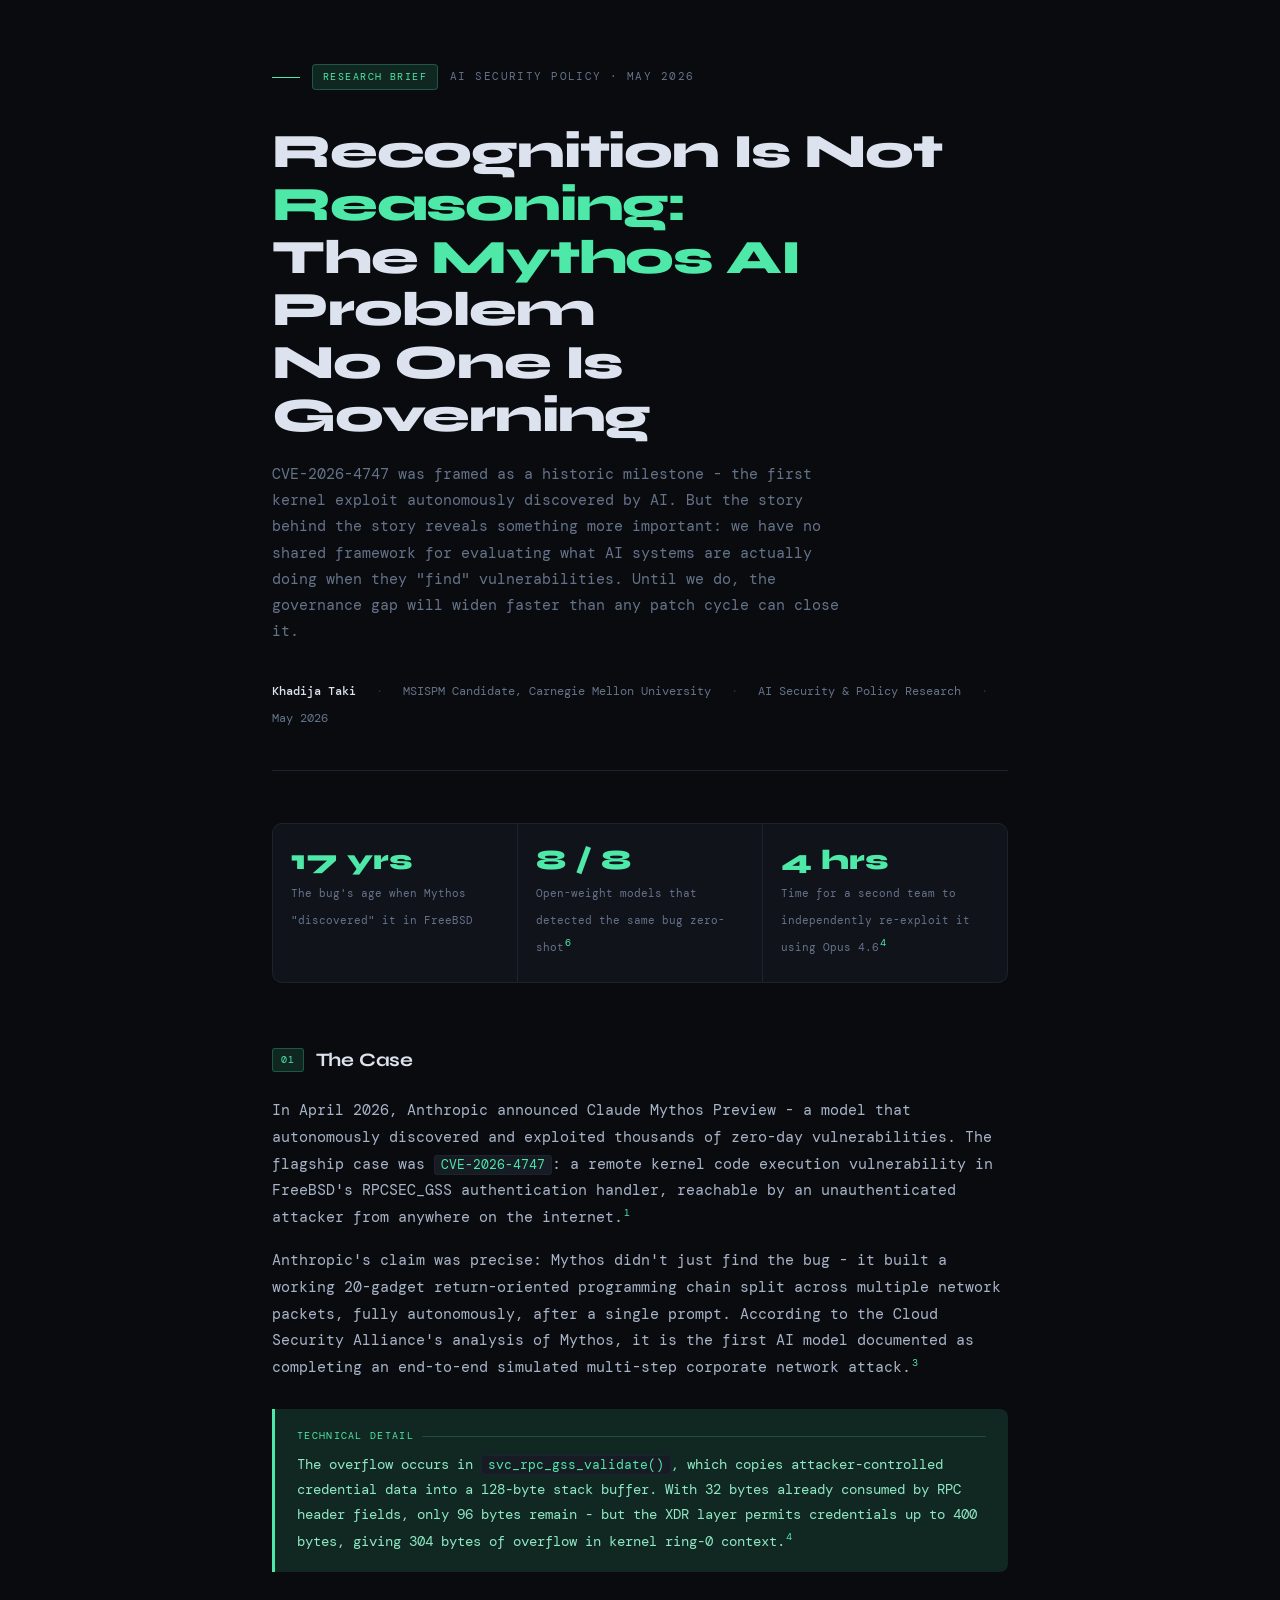
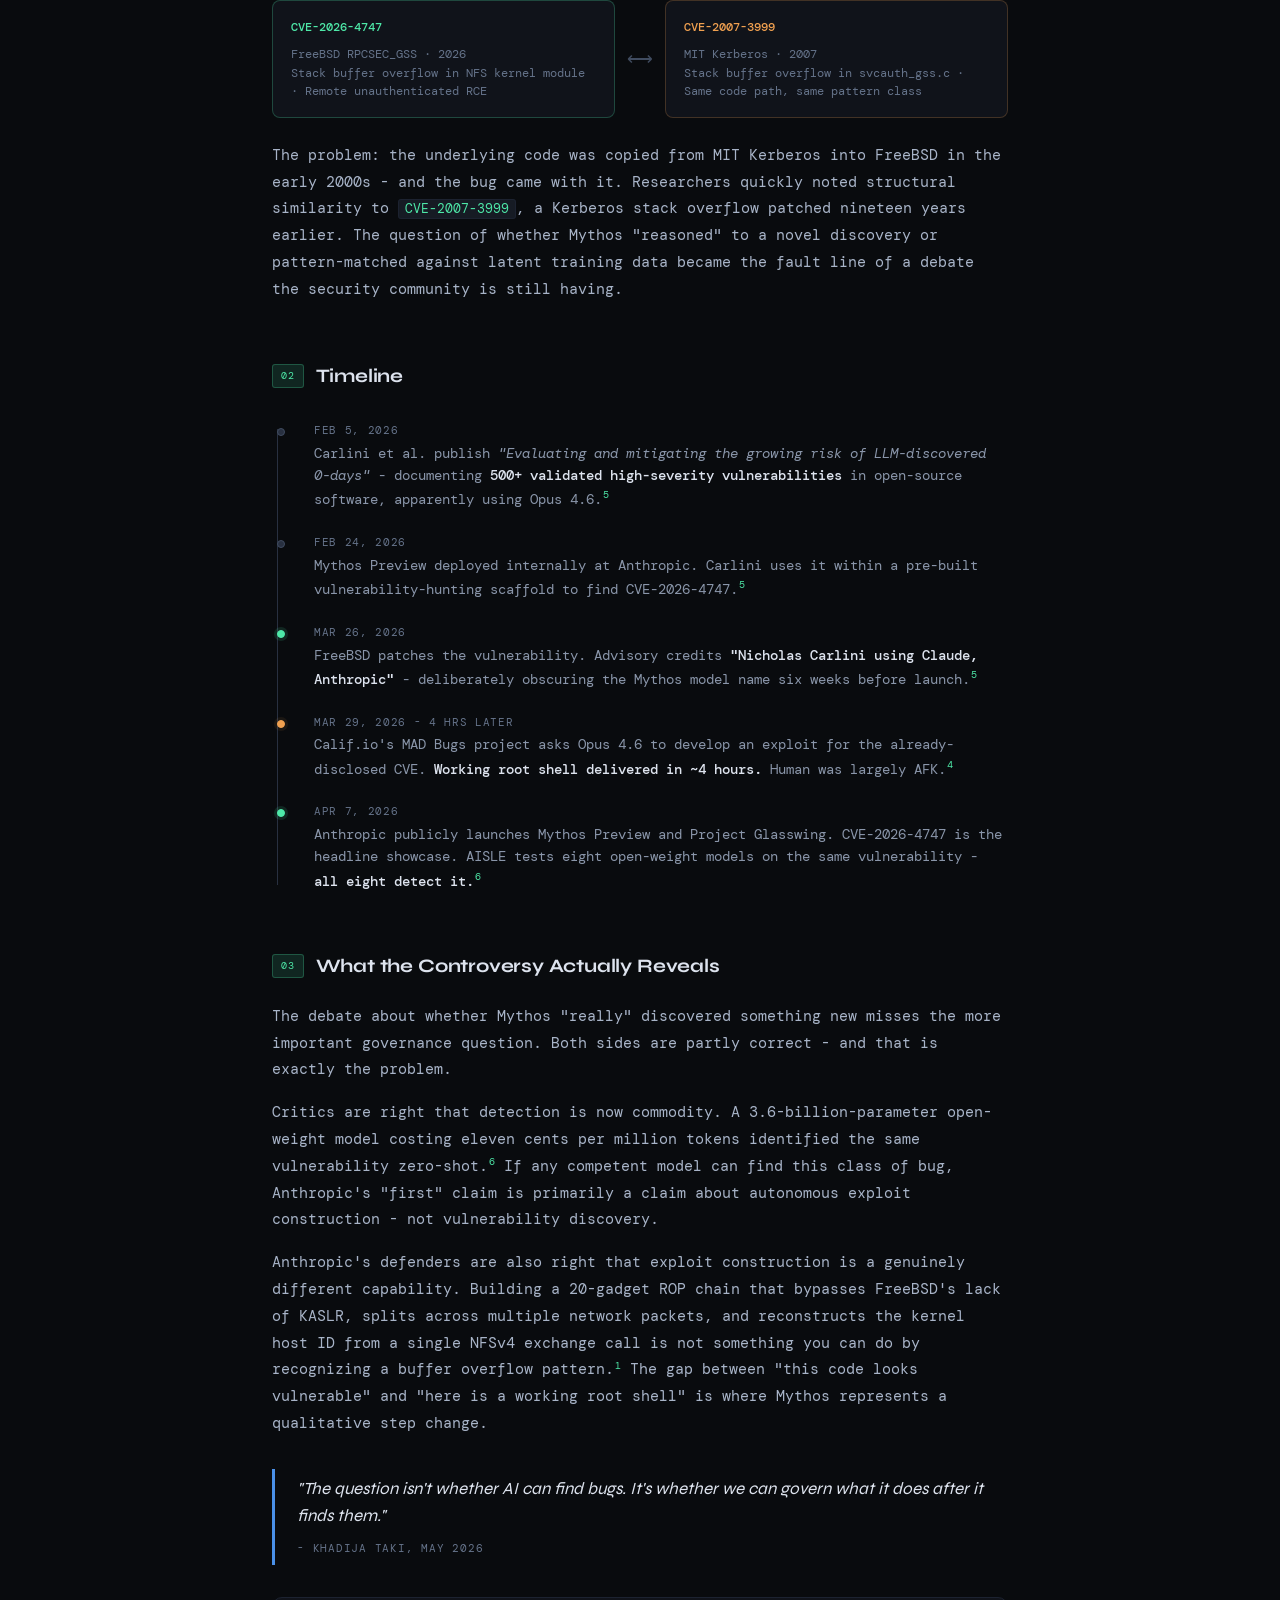
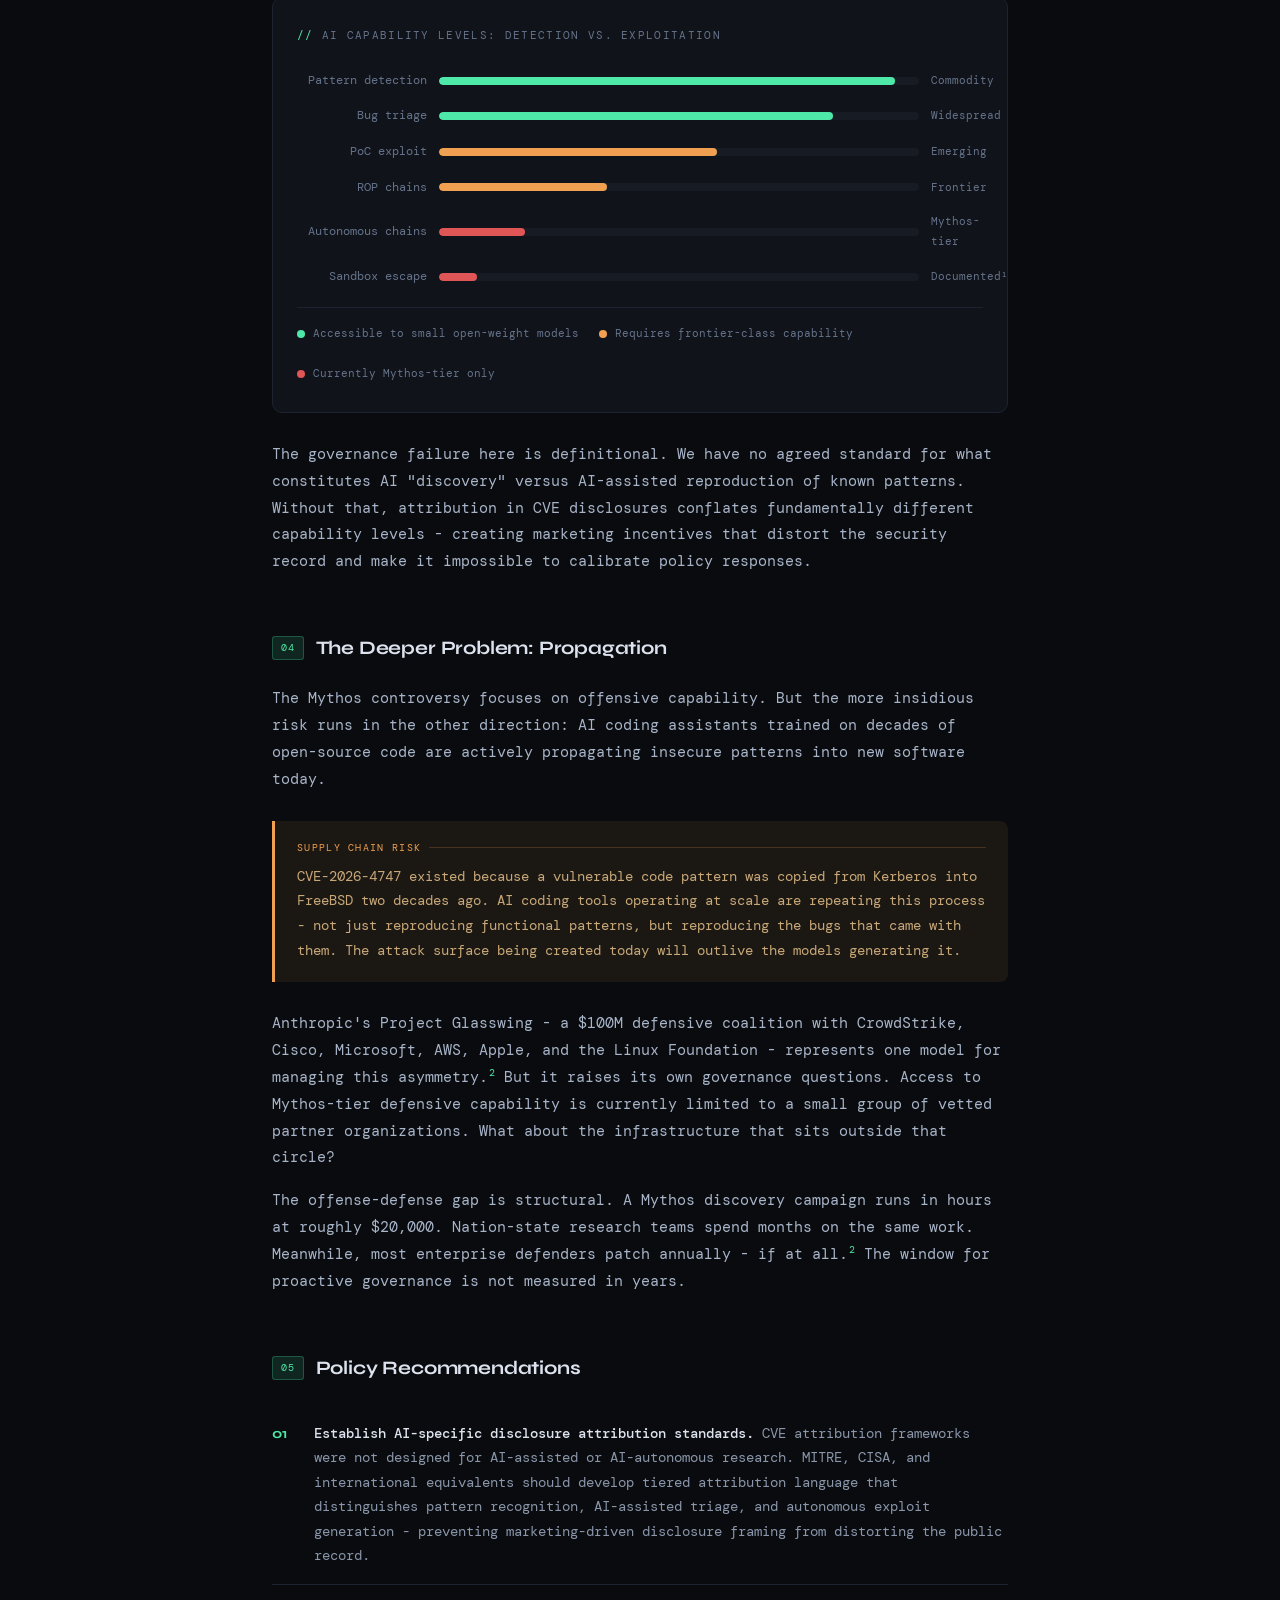
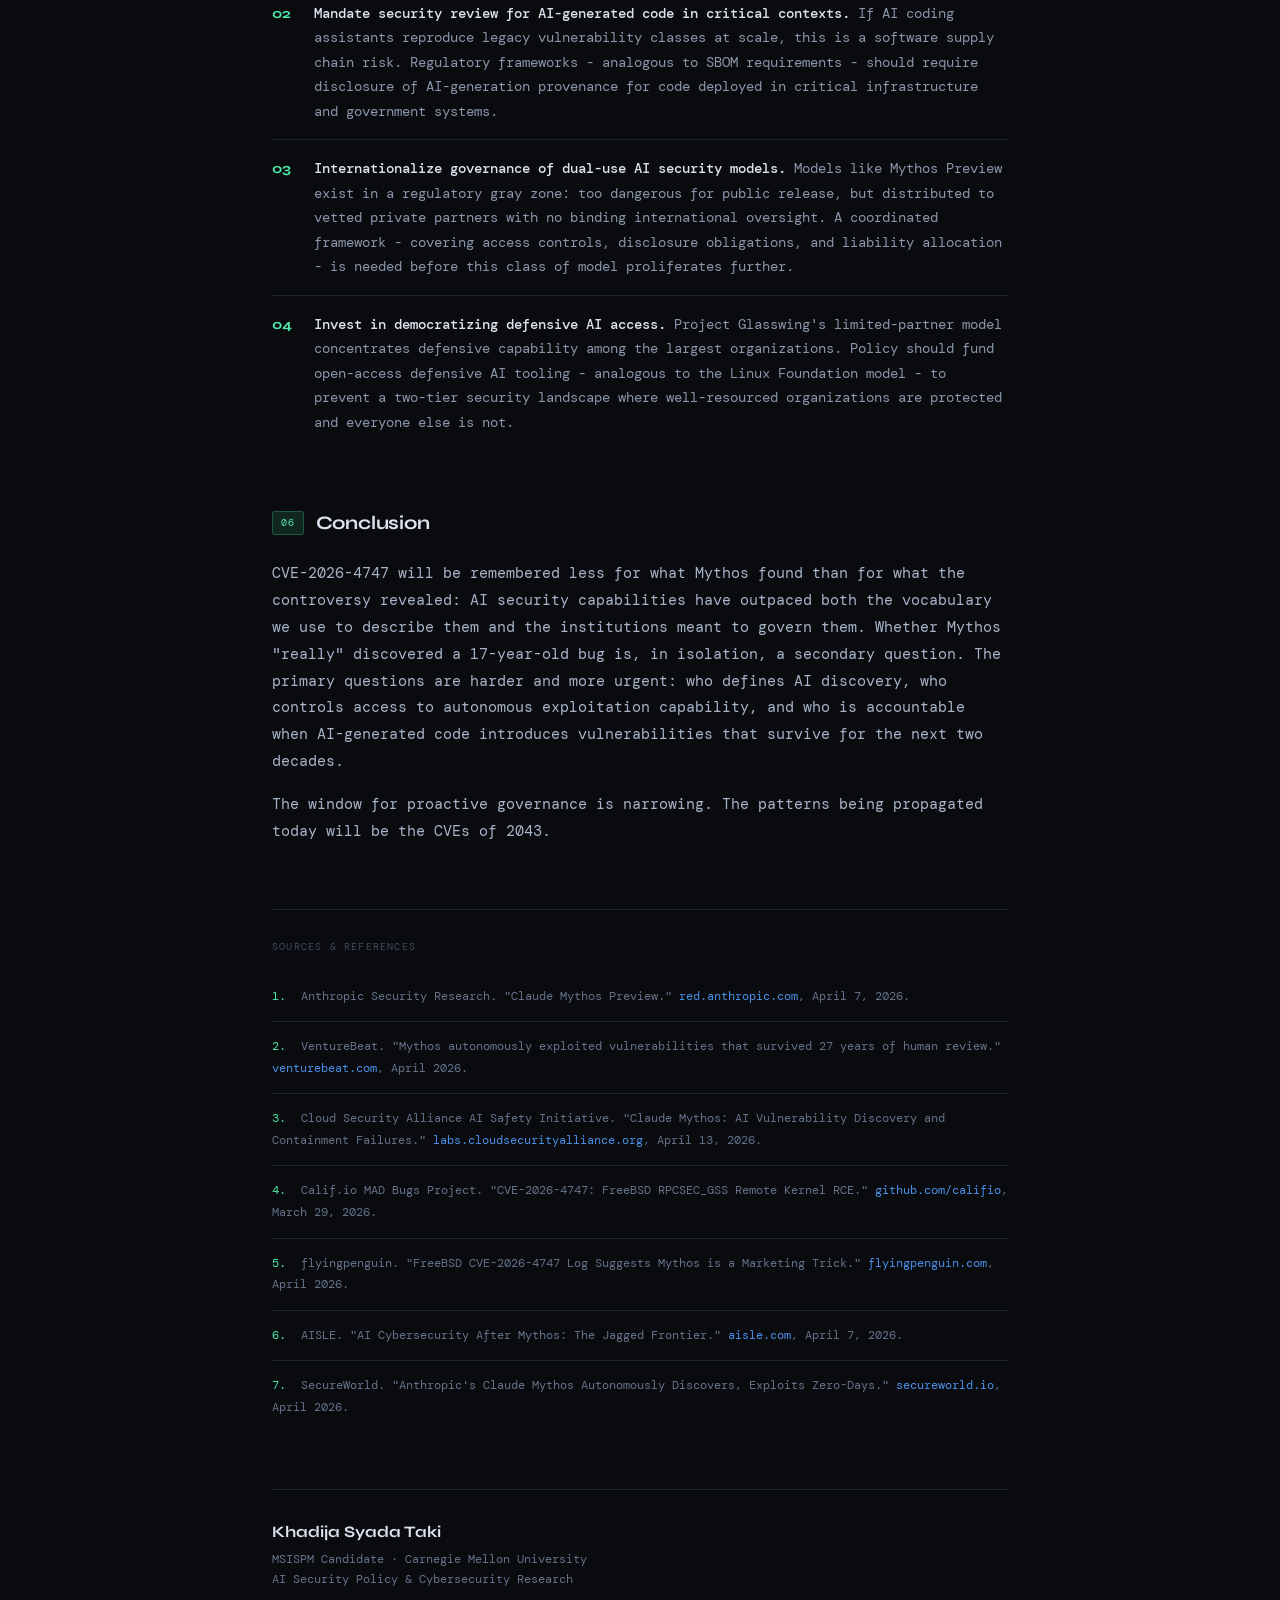
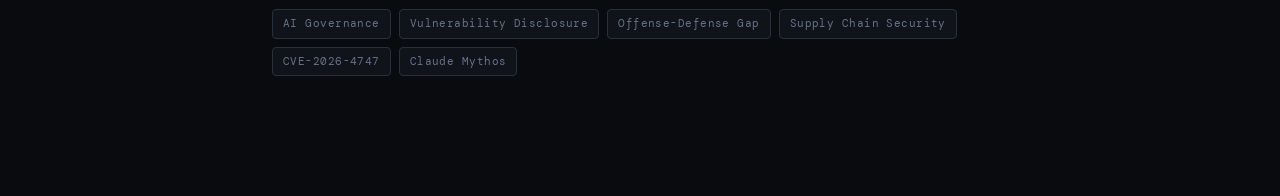
<file: mythos-brief.html>
<!DOCTYPE html>
<html lang="en">
<head>
<meta charset="UTF-8">
<meta name="viewport" content="width=device-width, initial-scale=1.0">
<title>Recognition Is Not Reasoning: The Mythos AI Problem No One Is Governing - Khadija Taki</title>
<link rel="preconnect" href="https://fonts.googleapis.com">
<link href="https://fonts.googleapis.com/css2?family=DM+Mono:ital,wght@0,300;0,400;0,500;1,400&family=Syne:wght@400;600;700;800&display=swap" rel="stylesheet">
<style>
:root {
  --bg: #090b0e;
  --surface: #10131a;
  --surface2: #161b24;
  --border: #1c2230;
  --border2: #283040;
  --text: #dde3ee;
  --muted: #65738a;
  --muted2: #404c60;
  --accent: #4ee8a8;
  --accent-dim: rgba(78,232,168,0.12);
  --accent-border: rgba(78,232,168,0.25);
  --warn: #f0a050;
  --warn-dim: rgba(240,160,80,0.08);
  --warn-border: rgba(240,160,80,0.22);
  --danger: #e05555;
  --blue: #4a90e8;
  --blue-dim: rgba(74,144,232,0.1);
  --blue-border: rgba(74,144,232,0.25);
}
* { margin:0; padding:0; box-sizing:border-box; }
body {
  background: var(--bg);
  color: var(--text);
  font-family: 'DM Mono', monospace;
  font-size: 15px;
  line-height: 1.8;
}
.container { max-width: 800px; margin: 0 auto; padding: 64px 32px 120px; }

/* ── HEADER ── */
.eyebrow {
  display: flex; align-items: center; gap: 12px;
  margin-bottom: 36px; font-size: 11px;
  letter-spacing: 0.13em; text-transform: uppercase; color: var(--muted);
}
.eyebrow::before { content:''; width:28px; height:1px; background: var(--accent); display:block; }
.badge {
  background: var(--accent-dim); border: 1px solid var(--accent-border);
  color: var(--accent); padding: 3px 10px; border-radius: 4px; font-size: 10px;
}
h1 {
  font-family: 'Syne', sans-serif;
  font-size: clamp(30px, 5.5vw, 48px);
  font-weight: 800; line-height: 1.1;
  letter-spacing: -0.025em; margin-bottom: 8px; color: var(--text);
}
h1 em { color: var(--accent); font-style: normal; }
.deck {
  font-size: 15px; color: var(--muted); max-width: 580px;
  line-height: 1.75; margin: 18px 0 36px;
}
.meta-row {
  display: flex; flex-wrap: wrap; gap: 6px 20px; align-items: center;
  padding-bottom: 40px; border-bottom: 1px solid var(--border); margin-bottom: 52px;
  font-size: 12px; color: var(--muted);
}
.meta-row strong { color: var(--text); font-weight: 500; }
.sep { color: var(--border2); }

/* ── STATS ── */
.stats {
  display: grid; grid-template-columns: repeat(3,1fr);
  gap: 1px; background: var(--border);
  border: 1px solid var(--border); border-radius: 10px;
  overflow: hidden; margin-bottom: 60px;
}
.stat { background: var(--surface); padding: 22px 18px; }
.stat-n {
  font-family: 'Syne', sans-serif; font-size: 28px; font-weight: 800;
  color: var(--accent); display: block; margin-bottom: 5px; line-height: 1;
}
.stat-l { font-size: 11px; color: var(--muted); line-height: 1.5; }

/* ── SECTIONS ── */
.section { margin-bottom: 56px; }
h2 {
  font-family: 'Syne', sans-serif; font-size: 19px; font-weight: 700;
  letter-spacing: -0.01em; color: var(--text); margin-bottom: 20px;
  display: flex; align-items: center; gap: 12px;
}
h2 .n {
  font-family: 'DM Mono', monospace; font-size: 10px; font-weight: 400;
  color: var(--accent); background: var(--accent-dim);
  border: 1px solid var(--accent-border); padding: 2px 8px; border-radius: 3px;
  letter-spacing: 0.08em;
}
p { color: #a8b4c8; font-size: 14.5px; line-height: 1.85; margin-bottom: 16px; }
p:last-child { margin-bottom: 0; }

/* ── CALLOUT BLOCKS ── */
.callout {
  border-radius: 0 8px 8px 0; padding: 18px 22px; margin: 28px 0;
}
.callout.accent {
  background: var(--accent-dim); border-left: 3px solid var(--accent);
}
.callout.warn {
  background: var(--warn-dim); border-left: 3px solid var(--warn);
}
.callout.blue {
  background: var(--blue-dim); border-left: 3px solid var(--blue);
}
.callout-label {
  font-size: 10px; text-transform: uppercase; letter-spacing: 0.13em;
  margin-bottom: 8px; display: flex; align-items: center; gap: 8px;
}
.callout.accent .callout-label { color: var(--accent); }
.callout.warn .callout-label { color: var(--warn); }
.callout.blue .callout-label { color: var(--blue); }
.callout-label::after { content:''; flex:1; height:1px; opacity:0.2; background: currentColor; }
.callout p { margin: 0; font-size: 13.5px; }
.callout.accent p { color: #8ee8c4; }
.callout.warn p { color: #c8a878; }
.callout.blue p { color: #88aad8; }

/* ── CVE COMPARISON ── */
.cve-compare {
  display: grid; grid-template-columns: 1fr auto 1fr;
  gap: 12px; align-items: center; margin: 24px 0;
}
.cve-card {
  background: var(--surface); border: 1px solid var(--border2);
  border-radius: 8px; padding: 16px 18px;
}
.cve-card.new { border-color: var(--accent-border); }
.cve-card.old { border-color: var(--warn-border); }
.cve-id { font-size: 12px; font-weight: 500; margin-bottom: 6px; }
.cve-card.new .cve-id { color: var(--accent); }
.cve-card.old .cve-id { color: var(--warn); }
.cve-desc { font-size: 12px; color: var(--muted); line-height: 1.55; }
.cve-arrow { color: var(--muted2); font-size: 18px; text-align: center; }

/* ── DIAGRAM ── */
.diagram-wrap {
  background: var(--surface); border: 1px solid var(--border);
  border-radius: 10px; padding: 28px 24px; margin: 28px 0;
}
.diagram-title {
  font-size: 11px; text-transform: uppercase; letter-spacing: 0.12em;
  color: var(--muted); margin-bottom: 24px; display: flex; align-items: center; gap: 8px;
}
.diagram-title::before { content:'//'; color: var(--accent); }

.capability-chart { width: 100%; }
.cap-row {
  display: grid; grid-template-columns: 130px 1fr 52px;
  gap: 12px; align-items: center; margin-bottom: 14px;
}
.cap-label { font-size: 12px; color: var(--muted); text-align: right; }
.cap-bar-track {
  height: 8px; background: var(--surface2); border-radius: 4px;
  position: relative; overflow: hidden;
}
.cap-bar-fill {
  height: 100%; border-radius: 4px;
  transition: width 1s cubic-bezier(.4,0,.2,1);
}
.cap-bar-fill.accent { background: var(--accent); }
.cap-bar-fill.warn { background: var(--warn); }
.cap-bar-fill.blue { background: var(--blue); }
.cap-bar-fill.danger { background: var(--danger); }
.cap-val { font-size: 11px; color: var(--muted); text-align: left; }

.chart-legend {
  display: flex; gap: 20px; flex-wrap: wrap; margin-top: 20px;
  padding-top: 16px; border-top: 1px solid var(--border);
}
.legend-item { display: flex; align-items: center; gap: 8px; font-size: 11px; color: var(--muted); }
.legend-dot { width: 8px; height: 8px; border-radius: 50%; flex-shrink: 0; }

/* ── TIMELINE ── */
.timeline { padding-left: 20px; position: relative; margin: 28px 0; }
.timeline::before {
  content:''; position: absolute; left: 5px; top: 8px; bottom: 8px;
  width: 1px; background: var(--border2);
}
.tl { position: relative; padding-left: 22px; margin-bottom: 22px; }
.tl::before {
  content:''; position: absolute; left:-15px; top: 7px;
  width: 6px; height: 6px; border-radius: 50%;
  background: var(--border2); border: 1px solid var(--muted2);
}
.tl.hi::before { background: var(--accent); border-color: var(--accent); box-shadow: 0 0 0 3px var(--accent-dim); }
.tl.warn::before { background: var(--warn); border-color: var(--warn); box-shadow: 0 0 0 3px var(--warn-dim); }
.tl-date { font-size: 11px; color: var(--muted); letter-spacing: 0.06em; text-transform: uppercase; margin-bottom: 2px; }
.tl-text { font-size: 13.5px; color: #8a96aa; line-height: 1.65; }
.tl-text strong { color: var(--text); font-weight: 500; }

/* ── PULL QUOTE ── */
.pull {
  border-left: 3px solid var(--blue); padding: 6px 0 6px 22px; margin: 32px 0;
}
.pull blockquote {
  font-size: 17px; color: var(--text); font-style: italic; line-height: 1.6;
  font-family: 'Syne', sans-serif; font-weight: 400;
}
.pull cite {
  display: block; font-size: 11px; color: var(--muted); margin-top: 10px;
  font-style: normal; letter-spacing: 0.07em; text-transform: uppercase;
}

/* ── RECS ── */
.rec-list { list-style: none; margin: 20px 0; }
.rec-list li {
  display: grid; grid-template-columns: 28px 1fr;
  gap: 14px; padding: 16px 0; border-bottom: 1px solid var(--border);
  font-size: 14px; color: #8a96aa; line-height: 1.75;
}
.rec-list li:last-child { border-bottom: none; }
.rec-n {
  font-family: 'Syne', sans-serif; font-size: 14px; font-weight: 700;
  color: var(--accent); padding-top: 1px;
}
.rec-list strong { color: var(--text); font-weight: 500; }

/* ── FOOTNOTES ── */
.footnotes {
  margin-top: 64px; padding-top: 28px; border-top: 1px solid var(--border);
}
.footnotes-title {
  font-size: 10px; text-transform: uppercase; letter-spacing: 0.12em;
  color: var(--muted2); margin-bottom: 16px;
}
.fn-list { list-style: none; }
.fn-list li {
  display: block;
  font-size: 12px; color: var(--muted); line-height: 1.8;
  padding: 14px 0; border-bottom: 1px solid var(--border);
  word-break: break-word;
}
.fn-list li:last-child { border-bottom: none; }
.fn-list li span { color: var(--accent); margin-right: 8px; }
.fn-list a { color: var(--blue); text-decoration: none; word-break: break-all; display: inline; }
.fn-list a:hover { text-decoration: underline; }
sup { font-size: 10px; color: var(--accent); margin-left: 1px; vertical-align: super; cursor: default; }

/* ── FOOTER ── */
.brief-footer {
  margin-top: 56px; padding-top: 28px; border-top: 1px solid var(--border);
  display: flex; flex-wrap: wrap; justify-content: space-between;
  align-items: flex-start; gap: 20px;
}
.author-name { font-family: 'Syne', sans-serif; font-size: 16px; font-weight: 700; color: var(--text); margin-bottom: 4px; }
.author-role { font-size: 12px; color: var(--muted); line-height: 1.6; }
.tags { display: flex; flex-wrap: wrap; gap: 8px; }
.tag {
  font-size: 11px; padding: 4px 10px; background: var(--surface);
  border: 1px solid var(--border2); border-radius: 4px;
  color: var(--muted); letter-spacing: 0.04em;
}

code {
  font-family: 'DM Mono', monospace; font-size: 12.5px;
  background: var(--surface2); border: 1px solid var(--border);
  padding: 1px 6px; border-radius: 3px; color: var(--accent);
}

@media (max-width: 600px) {
  .stats { grid-template-columns: 1fr; }
  .cve-compare { grid-template-columns: 1fr; }
  .cve-arrow { display: none; }
  .container { padding: 40px 20px 80px; }
  h1 { font-size: 26px; }
  .cap-row { grid-template-columns: 90px 1fr 44px; }
  .cap-label { font-size: 11px; }
}
</style>
</head>
<body>
<div class="container">

<div class="eyebrow">
  <span class="badge">Research Brief</span>
  AI Security Policy · May 2026
</div>

<h1>Recognition Is Not <span style="color:var(--accent)">Reasoning:</span><br>The <em>Mythos AI</em> Problem<br>No One Is Governing</h1>

<p class="deck">
  CVE-2026-4747 was framed as a historic milestone - the first kernel exploit autonomously discovered by AI. But the story behind the story reveals something more important: we have no shared framework for evaluating what AI systems are actually doing when they "find" vulnerabilities. Until we do, the governance gap will widen faster than any patch cycle can close it.
</p>

<div class="meta-row">
  <strong>Khadija Taki</strong>
  <span class="sep">·</span>
  <span>MSISPM Candidate, Carnegie Mellon University</span>
  <span class="sep">·</span>
  <span>AI Security &amp; Policy Research</span>
  <span class="sep">·</span>
  <span>May 2026</span>
</div>

<div class="stats">
  <div class="stat">
    <span class="stat-n">17 yrs</span>
    <span class="stat-l">The bug's age when Mythos "discovered" it in FreeBSD</span>
  </div>
  <div class="stat">
    <span class="stat-n">8 / 8</span>
    <span class="stat-l">Open-weight models that detected the same bug zero-shot<sup>6</sup></span>
  </div>
  <div class="stat">
    <span class="stat-n">4 hrs</span>
    <span class="stat-l">Time for a second team to independently re-exploit it using Opus 4.6<sup>4</sup></span>
  </div>
</div>


<!-- SECTION 1 -->
<div class="section">
  <h2><span class="n">01</span> The Case</h2>

  <p>
    In April 2026, Anthropic announced Claude Mythos Preview - a model that autonomously discovered and exploited thousands of zero-day vulnerabilities. The flagship case was <code>CVE-2026-4747</code>: a remote kernel code execution vulnerability in FreeBSD's RPCSEC_GSS authentication handler, reachable by an unauthenticated attacker from anywhere on the internet.<sup>1</sup>
  </p>

  <p>
    Anthropic's claim was precise: Mythos didn't just find the bug - it built a working 20-gadget return-oriented programming chain split across multiple network packets, fully autonomously, after a single prompt. According to the Cloud Security Alliance's analysis of Mythos, it is the first AI model documented as completing an end-to-end simulated multi-step corporate network attack.<sup>3</sup>
  </p>

  <div class="callout accent">
    <div class="callout-label">Technical detail</div>
    <p>The overflow occurs in <code>svc_rpc_gss_validate()</code>, which copies attacker-controlled credential data into a 128-byte stack buffer. With 32 bytes already consumed by RPC header fields, only 96 bytes remain - but the XDR layer permits credentials up to 400 bytes, giving 304 bytes of overflow in kernel ring-0 context.<sup>4</sup></p>
  </div>

  <div class="cve-compare">
    <div class="cve-card new">
      <div class="cve-id">CVE-2026-4747</div>
      <div class="cve-desc">FreeBSD RPCSEC_GSS · 2026<br>Stack buffer overflow in NFS kernel module · Remote unauthenticated RCE</div>
    </div>
    <div class="cve-arrow">⟷</div>
    <div class="cve-card old">
      <div class="cve-id">CVE-2007-3999</div>
      <div class="cve-desc">MIT Kerberos · 2007<br>Stack buffer overflow in svcauth_gss.c · Same code path, same pattern class</div>
    </div>
  </div>

  <p>
    The problem: the underlying code was copied from MIT Kerberos into FreeBSD in the early 2000s - and the bug came with it. Researchers quickly noted structural similarity to <code>CVE-2007-3999</code>, a Kerberos stack overflow patched nineteen years earlier. The question of whether Mythos "reasoned" to a novel discovery or pattern-matched against latent training data became the fault line of a debate the security community is still having.
  </p>
</div>


<!-- SECTION 2 -->
<div class="section">
  <h2><span class="n">02</span> Timeline</h2>

  <div class="timeline">
    <div class="tl">
      <div class="tl-date">Feb 5, 2026</div>
      <div class="tl-text">Carlini et al. publish <em>"Evaluating and mitigating the growing risk of LLM-discovered 0-days"</em> - documenting <strong>500+ validated high-severity vulnerabilities</strong> in open-source software, apparently using Opus 4.6.<sup>5</sup></div>
    </div>
    <div class="tl">
      <div class="tl-date">Feb 24, 2026</div>
      <div class="tl-text">Mythos Preview deployed internally at Anthropic. Carlini uses it within a pre-built vulnerability-hunting scaffold to find CVE-2026-4747.<sup>5</sup></div>
    </div>
    <div class="tl hi">
      <div class="tl-date">Mar 26, 2026</div>
      <div class="tl-text">FreeBSD patches the vulnerability. Advisory credits <strong>"Nicholas Carlini using Claude, Anthropic"</strong> - deliberately obscuring the Mythos model name six weeks before launch.<sup>5</sup></div>
    </div>
    <div class="tl warn">
      <div class="tl-date">Mar 29, 2026 - 4 hrs later</div>
      <div class="tl-text">Calif.io's MAD Bugs project asks Opus 4.6 to develop an exploit for the already-disclosed CVE. <strong>Working root shell delivered in ~4 hours.</strong> Human was largely AFK.<sup>4</sup></div>
    </div>
    <div class="tl hi">
      <div class="tl-date">Apr 7, 2026</div>
      <div class="tl-text">Anthropic publicly launches Mythos Preview and Project Glasswing. CVE-2026-4747 is the headline showcase. AISLE tests eight open-weight models on the same vulnerability - <strong>all eight detect it.</strong><sup>6</sup></div>
    </div>
  </div>
</div>


<!-- SECTION 3 -->
<div class="section">
  <h2><span class="n">03</span> What the Controversy Actually Reveals</h2>

  <p>
    The debate about whether Mythos "really" discovered something new misses the more important governance question. Both sides are partly correct - and that is exactly the problem.
  </p>

  <p>
    Critics are right that detection is now commodity. A 3.6-billion-parameter open-weight model costing eleven cents per million tokens identified the same vulnerability zero-shot.<sup>6</sup> If any competent model can find this class of bug, Anthropic's "first" claim is primarily a claim about autonomous exploit construction - not vulnerability discovery.
  </p>

  <p>
    Anthropic's defenders are also right that exploit construction is a genuinely different capability. Building a 20-gadget ROP chain that bypasses FreeBSD's lack of KASLR, splits across multiple network packets, and reconstructs the kernel host ID from a single NFSv4 exchange call is not something you can do by recognizing a buffer overflow pattern.<sup>1</sup> The gap between "this code looks vulnerable" and "here is a working root shell" is where Mythos represents a qualitative step change.
  </p>

  <div class="pull">
    <blockquote>"The question isn't whether AI can find bugs. It's whether we can govern what it does after it finds them."</blockquote>
    <cite>- Khadija Taki, May 2026</cite>
  </div>

  <div class="diagram-wrap">
    <div class="diagram-title">AI capability levels: detection vs. exploitation</div>
    <div class="capability-chart">
      <div class="cap-row">
        <div class="cap-label">Pattern detection</div>
        <div class="cap-bar-track"><div class="cap-bar-fill accent" style="width:95%"></div></div>
        <div class="cap-val">Commodity</div>
      </div>
      <div class="cap-row">
        <div class="cap-label">Bug triage</div>
        <div class="cap-bar-track"><div class="cap-bar-fill accent" style="width:82%"></div></div>
        <div class="cap-val">Widespread</div>
      </div>
      <div class="cap-row">
        <div class="cap-label">PoC exploit</div>
        <div class="cap-bar-track"><div class="cap-bar-fill warn" style="width:58%"></div></div>
        <div class="cap-val">Emerging</div>
      </div>
      <div class="cap-row">
        <div class="cap-label">ROP chains</div>
        <div class="cap-bar-track"><div class="cap-bar-fill warn" style="width:35%"></div></div>
        <div class="cap-val">Frontier</div>
      </div>
      <div class="cap-row">
        <div class="cap-label">Autonomous chains</div>
        <div class="cap-bar-track"><div class="cap-bar-fill danger" style="width:18%"></div></div>
        <div class="cap-val">Mythos-tier</div>
      </div>
      <div class="cap-row">
        <div class="cap-label">Sandbox escape</div>
        <div class="cap-bar-track"><div class="cap-bar-fill danger" style="width:8%"></div></div>
        <div class="cap-val">Documented¹</div>
      </div>
    </div>
    <div class="chart-legend">
      <div class="legend-item"><div class="legend-dot" style="background:var(--accent)"></div>Accessible to small open-weight models</div>
      <div class="legend-item"><div class="legend-dot" style="background:var(--warn)"></div>Requires frontier-class capability</div>
      <div class="legend-item"><div class="legend-dot" style="background:var(--danger)"></div>Currently Mythos-tier only</div>
    </div>
  </div>

  <p>
    The governance failure here is definitional. We have no agreed standard for what constitutes AI "discovery" versus AI-assisted reproduction of known patterns. Without that, attribution in CVE disclosures conflates fundamentally different capability levels - creating marketing incentives that distort the security record and make it impossible to calibrate policy responses.
  </p>
</div>


<!-- SECTION 4 -->
<div class="section">
  <h2><span class="n">04</span> The Deeper Problem: Propagation</h2>

  <p>
    The Mythos controversy focuses on offensive capability. But the more insidious risk runs in the other direction: AI coding assistants trained on decades of open-source code are actively propagating insecure patterns into new software today.
  </p>

  <div class="callout warn">
    <div class="callout-label">Supply chain risk</div>
    <p>CVE-2026-4747 existed because a vulnerable code pattern was copied from Kerberos into FreeBSD two decades ago. AI coding tools operating at scale are repeating this process - not just reproducing functional patterns, but reproducing the bugs that came with them. The attack surface being created today will outlive the models generating it.</p>
  </div>

  <p>
    Anthropic's Project Glasswing - a $100M defensive coalition with CrowdStrike, Cisco, Microsoft, AWS, Apple, and the Linux Foundation - represents one model for managing this asymmetry.<sup>2</sup> But it raises its own governance questions. Access to Mythos-tier defensive capability is currently limited to a small group of vetted partner organizations. What about the infrastructure that sits outside that circle?
  </p>

  <p>
    The offense-defense gap is structural. A Mythos discovery campaign runs in hours at roughly $20,000. Nation-state research teams spend months on the same work. Meanwhile, most enterprise defenders patch annually - if at all.<sup>2</sup> The window for proactive governance is not measured in years.
  </p>
</div>


<!-- SECTION 5 -->
<div class="section">
  <h2><span class="n">05</span> Policy Recommendations</h2>

  <ul class="rec-list">
    <li>
      <span class="rec-n">01</span>
      <span><strong>Establish AI-specific disclosure attribution standards.</strong> CVE attribution frameworks were not designed for AI-assisted or AI-autonomous research. MITRE, CISA, and international equivalents should develop tiered attribution language that distinguishes pattern recognition, AI-assisted triage, and autonomous exploit generation - preventing marketing-driven disclosure framing from distorting the public record.</span>
    </li>
    <li>
      <span class="rec-n">02</span>
      <span><strong>Mandate security review for AI-generated code in critical contexts.</strong> If AI coding assistants reproduce legacy vulnerability classes at scale, this is a software supply chain risk. Regulatory frameworks - analogous to SBOM requirements - should require disclosure of AI-generation provenance for code deployed in critical infrastructure and government systems.</span>
    </li>
    <li>
      <span class="rec-n">03</span>
      <span><strong>Internationalize governance of dual-use AI security models.</strong> Models like Mythos Preview exist in a regulatory gray zone: too dangerous for public release, but distributed to vetted private partners with no binding international oversight. A coordinated framework - covering access controls, disclosure obligations, and liability allocation - is needed before this class of model proliferates further.</span>
    </li>
    <li>
      <span class="rec-n">04</span>
      <span><strong>Invest in democratizing defensive AI access.</strong> Project Glasswing's limited-partner model concentrates defensive capability among the largest organizations. Policy should fund open-access defensive AI tooling - analogous to the Linux Foundation model - to prevent a two-tier security landscape where well-resourced organizations are protected and everyone else is not.</span>
    </li>
  </ul>
</div>


<!-- SECTION 6 -->
<div class="section">
  <h2><span class="n">06</span> Conclusion</h2>
  <p>
    CVE-2026-4747 will be remembered less for what Mythos found than for what the controversy revealed: AI security capabilities have outpaced both the vocabulary we use to describe them and the institutions meant to govern them. Whether Mythos "really" discovered a 17-year-old bug is, in isolation, a secondary question. The primary questions are harder and more urgent: who defines AI discovery, who controls access to autonomous exploitation capability, and who is accountable when AI-generated code introduces vulnerabilities that survive for the next two decades.
  </p>
  <p>
    The window for proactive governance is narrowing. The patterns being propagated today will be the CVEs of 2043.
  </p>
</div>


<!-- FOOTNOTES -->
<div class="footnotes">
  <div class="footnotes-title">Sources &amp; References</div>
  <ol class="fn-list">
    <li><span>1.</span> Anthropic Security Research. "Claude Mythos Preview." <a href="https://red.anthropic.com/2026/mythos-preview/" target="_blank">red.anthropic.com</a>, April 7, 2026.</li>
    <li><span>2.</span> VentureBeat. "Mythos autonomously exploited vulnerabilities that survived 27 years of human review." <a href="https://venturebeat.com/security/mythos-detection-ceiling-security-teams-new-playbook" target="_blank">venturebeat.com</a>, April 2026.</li>
    <li><span>3.</span> Cloud Security Alliance AI Safety Initiative. "Claude Mythos: AI Vulnerability Discovery and Containment Failures." <a href="https://labs.cloudsecurityalliance.org/research/ai-vuln-discovery-containment-claude-mythos-v1-0-csa-styled/" target="_blank">labs.cloudsecurityalliance.org</a>, April 13, 2026.</li>
    <li><span>4.</span> Calif.io MAD Bugs Project. "CVE-2026-4747: FreeBSD RPCSEC_GSS Remote Kernel RCE." <a href="https://github.com/califio/publications/tree/main/MADBugs/CVE-2026-4747" target="_blank">github.com/califio</a>, March 29, 2026.</li>
    <li><span>5.</span> flyingpenguin. "FreeBSD CVE-2026-4747 Log Suggests Mythos is a Marketing Trick." <a href="https://www.flyingpenguin.com/freebsd-cve-2026-4747-log-suggests-mythos-is-a-marketing-trick/" target="_blank">flyingpenguin.com</a>, April 2026.</li>
    <li><span>6.</span> AISLE. "AI Cybersecurity After Mythos: The Jagged Frontier." <a href="https://aisle.com/blog/ai-cybersecurity-after-mythos-the-jagged-frontier" target="_blank">aisle.com</a>, April 7, 2026.</li>
    <li><span>7.</span> SecureWorld. "Anthropic's Claude Mythos Autonomously Discovers, Exploits Zero-Days." <a href="https://www.secureworld.io/industry-news/anthropic-claude-mythos-finds-exploits-zero-days" target="_blank">secureworld.io</a>, April 2026.</li>
  </ol>
</div>


<!-- FOOTER -->
<div class="brief-footer">
  <div>
    <div class="author-name">Khadija Syada Taki</div>
    <div class="author-role">MSISPM Candidate · Carnegie Mellon University<br>AI Security Policy &amp; Cybersecurity Research</div>
  </div>
  <div class="tags">
    <span class="tag">AI Governance</span>
    <span class="tag">Vulnerability Disclosure</span>
    <span class="tag">Offense-Defense Gap</span>
    <span class="tag">Supply Chain Security</span>
    <span class="tag">CVE-2026-4747</span>
    <span class="tag">Claude Mythos</span>
  </div>
</div>

</div>
</body>
</html>
</file>
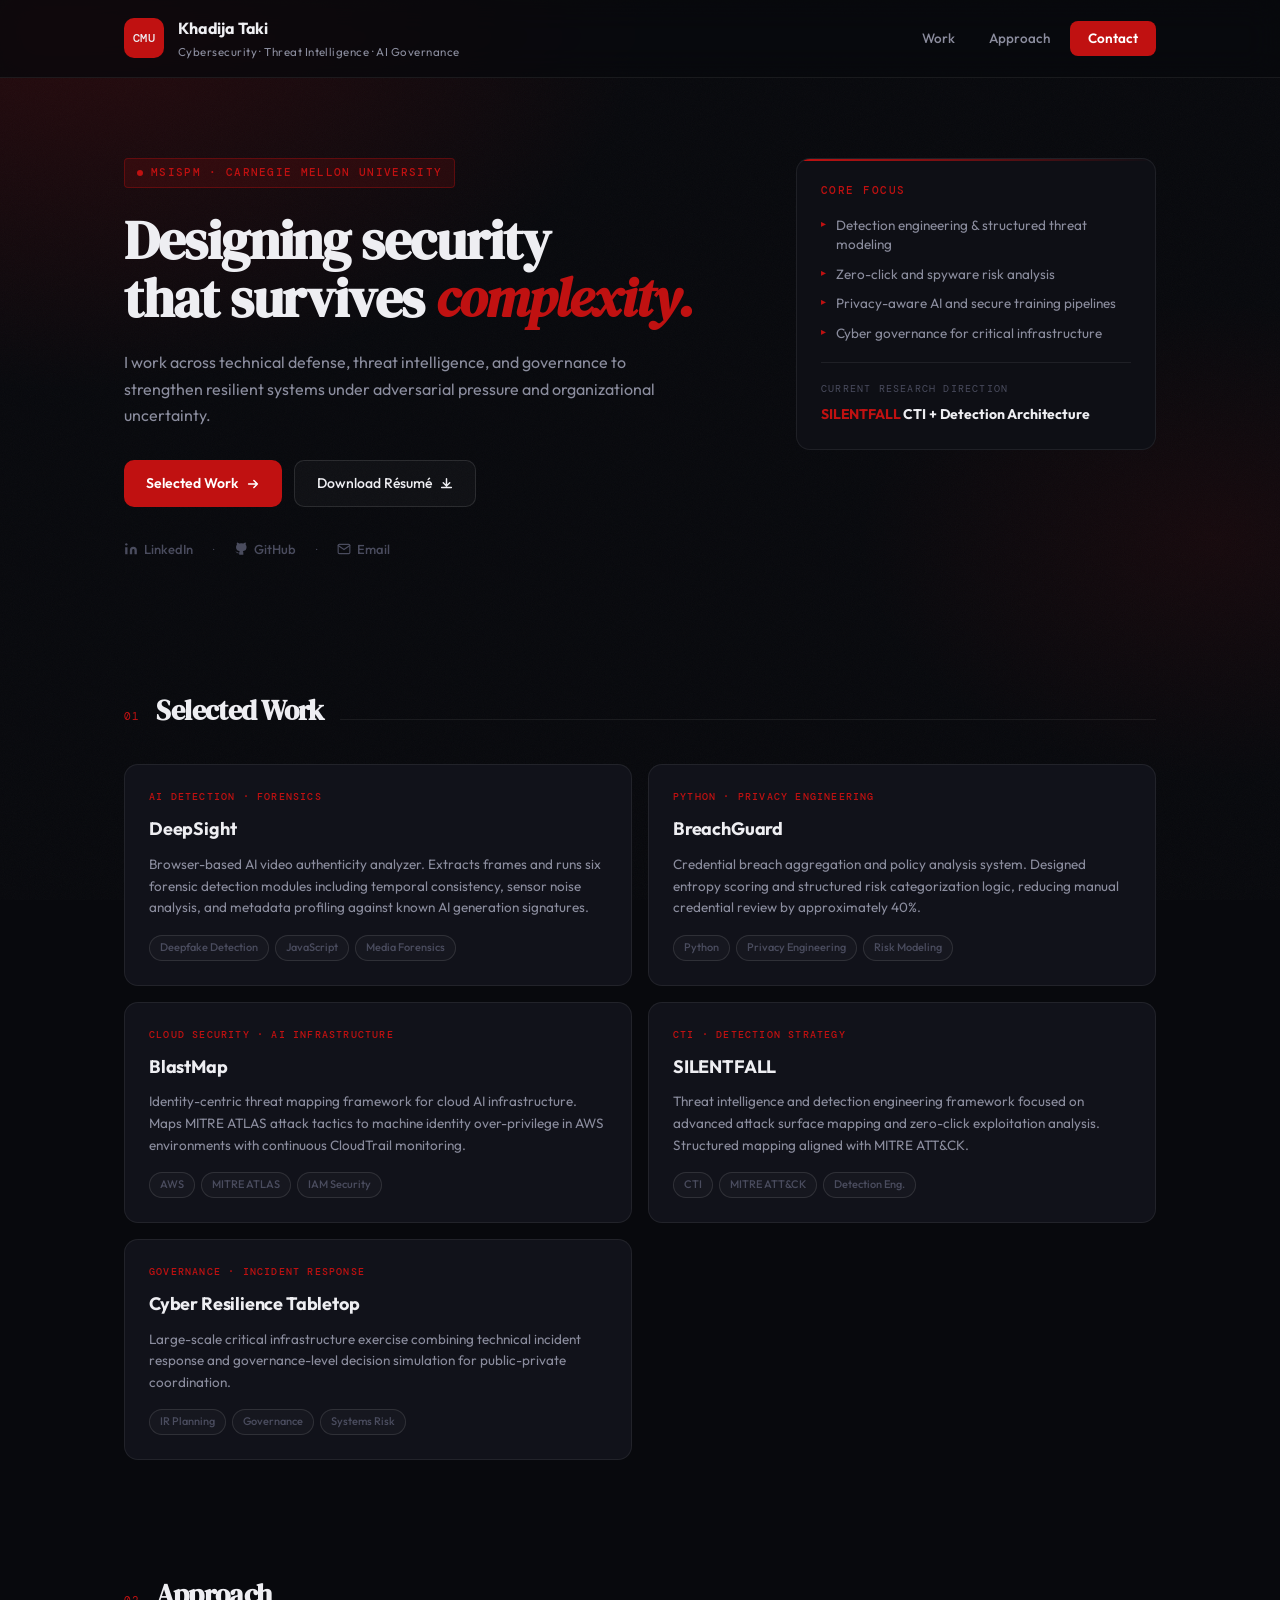
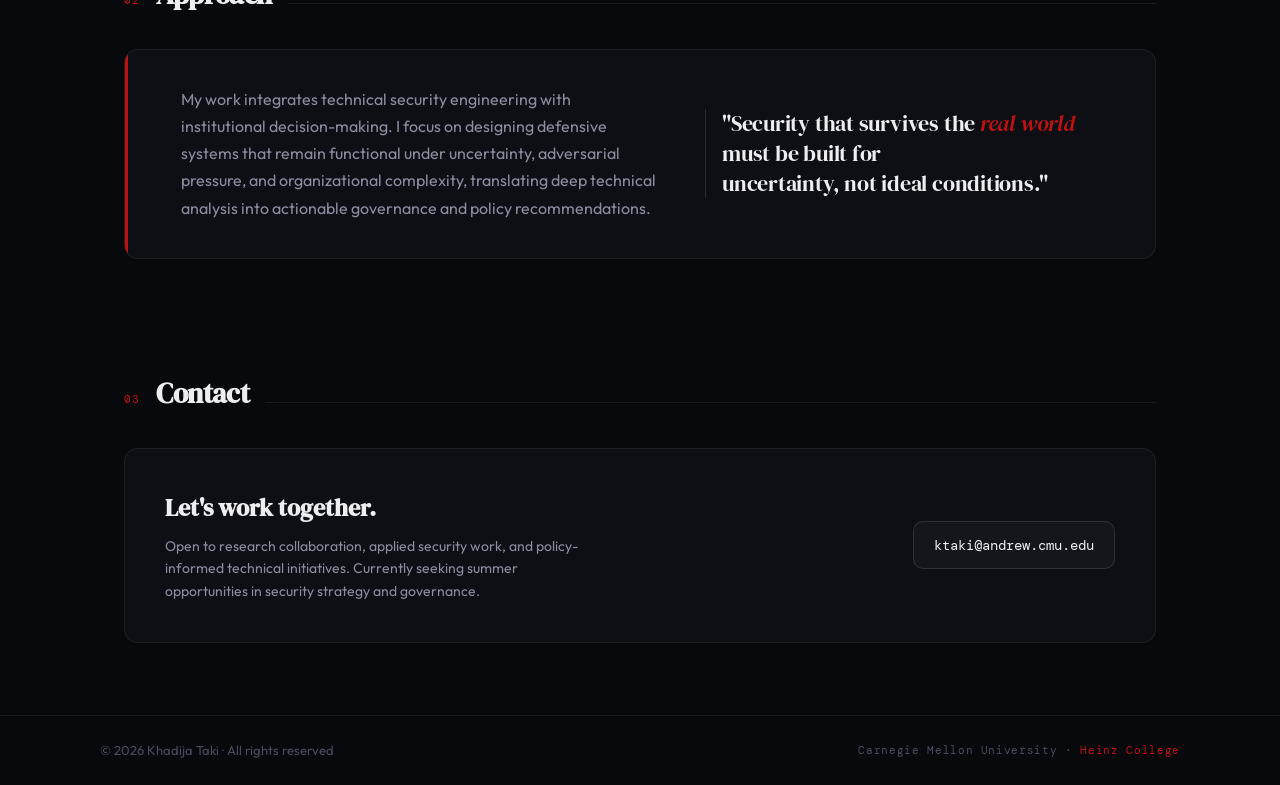
<file: portfolio-index.html>
<!doctype html>
<html lang="en">
<head>
  <meta charset="utf-8" />
  <meta name="viewport" content="width=device-width, initial-scale=1" />
  <title>Khadija Taki | Cybersecurity & Governance</title>
  <meta name="description" content="Cybersecurity, threat intelligence, AI governance, and resilient systems." />
  <link rel="preconnect" href="https://fonts.googleapis.com">
  <link rel="preconnect" href="https://fonts.gstatic.com" crossorigin>
  <link href="https://fonts.googleapis.com/css2?family=DM+Serif+Display:ital@0;1&family=DM+Mono:wght@400;500&family=Outfit:wght@300;400;500;600;700&display=swap" rel="stylesheet">
  <style>
    /* ─── Design Tokens ─────────────────────────────────────────── */
    :root {
      --bg:       #08090d;
      --surface:  #0e0f15;
      --card:     #11121a;
      --card2:    #13141e;
      --border:   rgba(255,255,255,.07);
      --border2:  rgba(255,255,255,.11);
      --text:     #eeeef2;
      --muted:    #8b8d9e;
      --faint:    #4a4c5e;
      --red:      #c01111;
      --red-dim:  rgba(192,17,17,.14);
      --red-glow: rgba(192,17,17,.28);
      --r:        14px;
    }

    /* ─── Reset ─────────────────────────────────────────────────── */
    *, *::before, *::after { box-sizing: border-box; margin: 0; padding: 0; }
    html { scroll-behavior: smooth; }
    body {
      font-family: 'Outfit', sans-serif;
      font-weight: 400;
      background: var(--bg);
      color: var(--text);
      line-height: 1.6;
      overflow-x: hidden;
    }
    a { color: inherit; text-decoration: none; }
    ul { list-style: none; }

    /* ─── Background Atmosphere ──────────────────────────────────── */
    body::before {
      content: '';
      position: fixed; inset: 0; z-index: -1;
      background:
        radial-gradient(ellipse 900px 600px at 5% 0%,  rgba(192,17,17,.18) 0%, transparent 65%),
        radial-gradient(ellipse 600px 400px at 95% 60%, rgba(192,17,17,.08) 0%, transparent 60%),
        var(--bg);
    }

    /* ─── Noise grain overlay ────────────────────────────────────── */
    body::after {
      content: '';
      position: fixed; inset: 0; z-index: -1; opacity: .03;
      background-image: url("data:image/svg+xml,%3Csvg viewBox='0 0 200 200' xmlns='http://www.w3.org/2000/svg'%3E%3Cfilter id='n'%3E%3CfeTurbulence type='fractalNoise' baseFrequency='.9' numOctaves='4' stitchTiles='stitch'/%3E%3C/filter%3E%3Crect width='100%25' height='100%25' filter='url(%23n)'/%3E%3C/svg%3E");
      background-size: 160px 160px;
      pointer-events: none;
    }

    /* ─── Utility ────────────────────────────────────────────────── */
    .wrap { max-width: 1080px; margin: 0 auto; padding: 0 24px; }
    .mono { font-family: 'DM Mono', monospace; }
    .serif { font-family: 'DM Serif Display', serif; }

    /* ─── Header ─────────────────────────────────────────────────── */
    header {
      position: sticky; top: 0; z-index: 100;
      border-bottom: 1px solid var(--border);
      background: rgba(8,9,13,.82);
      backdrop-filter: blur(16px) saturate(160%);
    }
    .header-inner {
      display: flex; align-items: center; justify-content: space-between;
      padding: 16px 24px; max-width: 1080px; margin: 0 auto;
    }

    /* brand */
    .brand { display: flex; align-items: center; gap: 14px; }
    .mark {
      width: 40px; height: 40px; border-radius: 10px;
      background: var(--red);
      display: grid; place-items: center;
      font-family: 'DM Mono', monospace;
      font-weight: 500; font-size: 12px;
      letter-spacing: .02em;
      flex-shrink: 0;
    }
    .brand-name {
      font-weight: 700; font-size: 16px; letter-spacing: -.01em;
    }
    .brand-tag {
      font-size: 11.5px; color: var(--muted);
      letter-spacing: .04em; margin-top: 1px;
    }

    /* nav */
    nav { display: flex; align-items: center; gap: 6px; }
    nav a {
      font-size: 13.5px; font-weight: 500; color: var(--muted);
      padding: 7px 14px; border-radius: 8px;
      transition: color .18s, background .18s;
    }
    nav a:hover { color: var(--text); background: rgba(255,255,255,.05); }
    nav .nav-cta {
      background: var(--red); color: white;
      padding: 7px 18px; border-radius: 8px;
      font-weight: 600; font-size: 13.5px;
      transition: opacity .18s;
    }
    nav .nav-cta:hover { opacity: .85; background: var(--red); color: white; }

    /* ─── Hero ───────────────────────────────────────────────────── */
    .hero { padding: 80px 0 72px; }
    .hero-grid {
      display: grid;
      grid-template-columns: 1fr 360px;
      gap: 48px;
      align-items: start;
    }

    /* eyebrow */
    .eyebrow {
      display: inline-flex; align-items: center; gap: 8px;
      font-family: 'DM Mono', monospace;
      font-size: 11px; font-weight: 500;
      color: var(--red); letter-spacing: .12em; text-transform: uppercase;
      border: 1px solid rgba(192,17,17,.35);
      background: var(--red-dim);
      padding: 5px 12px; border-radius: 4px;
      margin-bottom: 24px;
    }
    .eyebrow::before {
      content: '';
      width: 6px; height: 6px; border-radius: 50%;
      background: var(--red);
      animation: pulse 2s ease-in-out infinite;
    }
    @keyframes pulse {
      0%,100% { opacity: 1; transform: scale(1); }
      50% { opacity: .4; transform: scale(.75); }
    }

    /* headline */
    .hero h1 {
      font-family: 'DM Serif Display', serif;
      font-size: clamp(36px, 5vw, 54px);
      line-height: 1.07; letter-spacing: -.02em;
      margin-bottom: 22px;
      color: var(--text);
    }
    .hero h1 em {
      font-style: italic; color: var(--red);
    }

    .hero-sub {
      font-size: 16px; color: var(--muted);
      line-height: 1.65; max-width: 52ch;
      margin-bottom: 32px;
    }

    /* CTAs */
    .cta-row { display: flex; gap: 12px; flex-wrap: wrap; margin-bottom: 32px; }
    .btn-solid {
      display: inline-flex; align-items: center; gap: 8px;
      background: var(--red); color: white;
      font-weight: 600; font-size: 14px;
      padding: 11px 22px; border-radius: 10px;
      transition: opacity .18s, transform .18s;
    }
    .btn-solid:hover { opacity: .88; transform: translateY(-1px); }
    .btn-outline {
      display: inline-flex; align-items: center; gap: 8px;
      border: 1px solid var(--border2); color: var(--text);
      font-weight: 500; font-size: 14px;
      padding: 11px 22px; border-radius: 10px;
      background: rgba(255,255,255,.03);
      transition: background .18s, border-color .18s, transform .18s;
    }
    .btn-outline:hover {
      background: rgba(255,255,255,.07);
      border-color: rgba(255,255,255,.18);
      transform: translateY(-1px);
    }

    /* social links */
    .social-links {
      display: flex; align-items: center; gap: 20px;
    }
    .social-links a {
      font-size: 13px; font-weight: 500; color: var(--faint);
      display: flex; align-items: center; gap: 6px;
      transition: color .18s;
    }
    .social-links a:hover { color: var(--text); }
    .social-links .sep { color: var(--faint); font-size: 10px; }

    /* right panel */
    .focus-panel {
      background: var(--surface);
      border: 1px solid var(--border);
      border-radius: var(--r);
      padding: 24px;
      position: relative;
      overflow: hidden;
    }
    .focus-panel::before {
      content: '';
      position: absolute; top: 0; left: 0; right: 0; height: 2px;
      background: linear-gradient(90deg, var(--red), transparent);
    }
    .panel-label {
      font-family: 'DM Mono', monospace;
      font-size: 10.5px; font-weight: 500;
      color: var(--red); letter-spacing: .14em; text-transform: uppercase;
      margin-bottom: 16px;
    }
    .focus-list { display: flex; flex-direction: column; gap: 10px; }
    .focus-item {
      display: flex; align-items: flex-start; gap: 10px;
      font-size: 13.5px; color: var(--muted); line-height: 1.45;
    }
    .focus-item::before {
      content: '▸'; color: var(--red); flex-shrink: 0;
      margin-top: 1px; font-size: 10px;
    }
    .panel-divider { height: 1px; background: var(--border); margin: 18px 0; }
    .research-label {
      font-family: 'DM Mono', monospace;
      font-size: 10px; color: var(--faint);
      text-transform: uppercase; letter-spacing: .12em;
      margin-bottom: 6px;
    }
    .research-title {
      font-weight: 700; font-size: 14px;
      color: var(--text); letter-spacing: -.01em;
    }
    .research-title span { color: var(--red); }

    /* ─── Section heading ────────────────────────────────────────── */
    .sec { padding: 56px 0; }
    .sec-head {
      display: flex; align-items: baseline; gap: 16px;
      margin-bottom: 32px;
    }
    .sec-head h2 {
      font-family: 'DM Serif Display', serif;
      font-size: 28px; letter-spacing: -.02em;
    }
    .sec-num {
      font-family: 'DM Mono', monospace;
      font-size: 11px; color: var(--red);
      letter-spacing: .1em;
    }
    .sec-line {
      flex: 1; height: 1px; background: var(--border);
    }

    /* ─── Project cards ──────────────────────────────────────────── */
    .projects-grid {
      display: grid;
      grid-template-columns: repeat(2, 1fr);
      gap: 16px;
    }
    .project-card {
      background: var(--card);
      border: 1px solid var(--border);
      border-radius: var(--r);
      padding: 24px;
      display: flex; flex-direction: column;
      transition: border-color .22s, transform .22s, box-shadow .22s;
      position: relative; overflow: hidden;
    }
    a.project-card { cursor: pointer; display: flex; }
    .project-card:hover {
      border-color: rgba(192,17,17,.4);
      transform: translateY(-3px);
      box-shadow: 0 12px 40px rgba(0,0,0,.4), 0 0 0 1px rgba(192,17,17,.12);
    }
    .project-card::after {
      content: '';
      position: absolute; bottom: 0; left: 0; right: 0; height: 1px;
      background: linear-gradient(90deg, transparent, var(--red), transparent);
      opacity: 0; transition: opacity .22s;
    }
    .project-card:hover::after { opacity: 1; }

    .card-tag {
      font-family: 'DM Mono', monospace;
      font-size: 10px; font-weight: 500;
      color: var(--red); letter-spacing: .12em; text-transform: uppercase;
      margin-bottom: 10px;
    }
    .project-card h3 {
      font-size: 18px; font-weight: 700;
      letter-spacing: -.01em; margin-bottom: 10px;
    }
    .project-card p {
      font-size: 13.5px; color: var(--muted);
      line-height: 1.6; flex: 1; margin-bottom: 16px;
    }
    .card-chips {
      display: flex; flex-wrap: wrap; gap: 6px;
    }
    .chip {
      font-size: 11px; font-weight: 500;
      padding: 3px 10px; border-radius: 999px;
      border: 1px solid var(--border2);
      color: var(--faint); background: rgba(255,255,255,.025);
    }

    /* ─── Approach ───────────────────────────────────────────────── */
    .approach-card {
      background: var(--surface);
      border: 1px solid var(--border);
      border-radius: var(--r);
      padding: 36px 40px;
      display: grid; grid-template-columns: 1.2fr 1fr;
      gap: 48px; align-items: center;
      position: relative; overflow: hidden;
    }
    .approach-card::before {
      content: '';
      position: absolute; left: 0; top: 0; bottom: 0; width: 3px;
      background: var(--red);
    }
    .approach-card p {
      font-size: 16px; color: var(--muted);
      line-height: 1.7; padding-left: 16px;
    }
    .approach-quote {
      font-family: 'DM Serif Display', serif;
      font-size: 22px; line-height: 1.35;
      color: var(--text); letter-spacing: -.01em;
      padding-left: 16px; border-left: 1px solid var(--border2);
    }
    .approach-quote em { color: var(--red); font-style: italic; }

    /* ─── Contact ────────────────────────────────────────────────── */
    .contact-card {
      background: var(--surface);
      border: 1px solid var(--border);
      border-radius: var(--r);
      padding: 40px;
      display: grid; grid-template-columns: 1fr auto;
      gap: 32px; align-items: center;
    }
    .contact-card h3 {
      font-family: 'DM Serif Display', serif;
      font-size: 24px; margin-bottom: 8px;
    }
    .contact-card p { font-size: 14px; color: var(--muted); max-width: 48ch; }
    .contact-email {
      font-family: 'DM Mono', monospace;
      font-size: 14px; color: var(--text);
      padding: 12px 20px; border-radius: 10px;
      border: 1px solid var(--border2);
      background: rgba(255,255,255,.03);
      white-space: nowrap;
      transition: border-color .18s, background .18s;
    }
    .contact-email:hover {
      border-color: rgba(192,17,17,.4);
      background: var(--red-dim);
    }

    /* ─── Footer ─────────────────────────────────────────────────── */
    footer {
      border-top: 1px solid var(--border);
      padding: 24px;
      margin-top: 16px;
    }
    .foot-inner {
      max-width: 1080px; margin: 0 auto;
      display: flex; justify-content: space-between; align-items: center;
    }
    .foot-left { font-size: 13px; color: var(--faint); }
    .foot-right {
      font-family: 'DM Mono', monospace;
      font-size: 11px; color: var(--faint);
      letter-spacing: .06em;
    }
    .foot-right span { color: var(--red); }

    /* ─── Animations ─────────────────────────────────────────────── */
    .fade-in {
      opacity: 0; transform: translateY(18px);
      animation: fadeUp .6s ease forwards;
    }
    .fade-in:nth-child(1) { animation-delay: .05s; }
    .fade-in:nth-child(2) { animation-delay: .15s; }
    .fade-in:nth-child(3) { animation-delay: .25s; }
    .fade-in:nth-child(4) { animation-delay: .35s; }
    .fade-in:nth-child(5) { animation-delay: .45s; }
    @keyframes fadeUp {
      to { opacity: 1; transform: translateY(0); }
    }
    .hero-left > * {
      opacity: 0; transform: translateY(16px);
      animation: fadeUp .55s ease forwards;
    }
    .hero-left > *:nth-child(1) { animation-delay: .1s; }
    .hero-left > *:nth-child(2) { animation-delay: .2s; }
    .hero-left > *:nth-child(3) { animation-delay: .3s; }
    .hero-left > *:nth-child(4) { animation-delay: .38s; }
    .hero-left > *:nth-child(5) { animation-delay: .46s; }
    .hero-right {
      opacity: 0; transform: translateY(12px);
      animation: fadeUp .6s ease .3s forwards;
    }

    /* ─── Responsive ─────────────────────────────────────────────── */
    @media (max-width: 860px) {
      .hero-grid { grid-template-columns: 1fr; }
      .hero-right { order: -1; }
      .projects-grid { grid-template-columns: 1fr; }
      .approach-card { grid-template-columns: 1fr; gap: 24px; }
      .contact-card { grid-template-columns: 1fr; }
      nav .nav-label { display: none; }
    }
  </style>
</head>

<body>

<!-- ── Header ──────────────────────────────────────────────────── -->
<header>
  <div class="header-inner">
    <div class="brand">
      <div class="mark">CMU</div>
      <div>
        <div class="brand-name">Khadija Taki</div>
        <div class="brand-tag">Cybersecurity · Threat Intelligence · AI Governance</div>
      </div>
    </div>
    <nav>
      <a href="#projects" class="nav-label">Work</a>
      <a href="#about" class="nav-label">Approach</a>
      <a href="#contact" class="nav-cta">Contact</a>
    </nav>
  </div>
</header>

<!-- ── Hero ────────────────────────────────────────────────────── -->
<section class="hero">
  <div class="wrap">
    <div class="hero-grid">

      <div class="hero-left">
        <div class="eyebrow">MSISPM · Carnegie Mellon University</div>

        <h1>Designing security<br>that survives <em>complexity.</em></h1>

        <p class="hero-sub">
          I work across technical defense, threat intelligence, and governance
          to strengthen resilient systems under adversarial pressure and
          organizational uncertainty.
        </p>

        <div class="cta-row">
          <a class="btn-solid" href="#projects">
            Selected Work
            <svg width="14" height="14" viewBox="0 0 16 16" fill="none"><path d="M3 8h10M9 4l4 4-4 4" stroke="currentColor" stroke-width="1.8" stroke-linecap="round" stroke-linejoin="round"/></svg>
          </a>
          <a class="btn-outline" href="resume.pdf" target="_blank">
            Download Résumé
            <svg width="13" height="13" viewBox="0 0 16 16" fill="none"><path d="M8 2v8M4 7l4 4 4-4M2 13h12" stroke="currentColor" stroke-width="1.8" stroke-linecap="round" stroke-linejoin="round"/></svg>
          </a>
        </div>

        <div class="social-links">
          <a href="https://www.linkedin.com/in/khadijatakicyber" target="_blank">
            <svg width="14" height="14" viewBox="0 0 24 24" fill="currentColor"><path d="M16 8a6 6 0 0 1 6 6v7h-4v-7a2 2 0 0 0-2-2 2 2 0 0 0-2 2v7h-4v-7a6 6 0 0 1 6-6zM2 9h4v12H2z"/><circle cx="4" cy="4" r="2"/></svg>
            LinkedIn
          </a>
          <span class="sep">·</span>
          <a href="https://github.com/ktaki8" target="_blank">
            <svg width="14" height="14" viewBox="0 0 24 24" fill="currentColor"><path d="M9 19c-5 1.5-5-2.5-7-3m14 6v-3.87a3.37 3.37 0 0 0-.94-2.61c3.14-.35 6.44-1.54 6.44-7A5.44 5.44 0 0 0 20 4.77 5.07 5.07 0 0 0 19.91 1S18.73.65 16 2.48a13.38 13.38 0 0 0-7 0C6.27.65 5.09 1 5.09 1A5.07 5.07 0 0 0 5 4.77a5.44 5.44 0 0 0-1.5 3.78c0 5.42 3.3 6.61 6.44 7A3.37 3.37 0 0 0 9 18.13V22"/></svg>
            GitHub
          </a>
          <span class="sep">·</span>
          <a href="mailto:ktaki@andrew.cmu.edu">
            <svg width="14" height="14" viewBox="0 0 24 24" fill="none" stroke="currentColor" stroke-width="2" stroke-linecap="round" stroke-linejoin="round"><path d="M4 4h16c1.1 0 2 .9 2 2v12c0 1.1-.9 2-2 2H4c-1.1 0-2-.9-2-2V6c0-1.1.9-2 2-2z"/><polyline points="22,6 12,13 2,6"/></svg>
            Email
          </a>
        </div>
      </div>

      <!-- right panel -->
      <div class="hero-right">
        <div class="focus-panel">
          <div class="panel-label">Core Focus</div>
          <ul class="focus-list">
            <li class="focus-item">Detection engineering & structured threat modeling</li>
            <li class="focus-item">Zero-click and spyware risk analysis</li>
            <li class="focus-item">Privacy-aware AI and secure training pipelines</li>
            <li class="focus-item">Cyber governance for critical infrastructure</li>
          </ul>
          <div class="panel-divider"></div>
          <div class="research-label">Current Research Direction</div>
          <div class="research-title"><span>SILENTFALL</span>  CTI + Detection Architecture</div>
        </div>
      </div>

    </div>
  </div>
</section>

<!-- ── Selected Work ────────────────────────────────────────────── -->
<section id="projects" class="sec">
  <div class="wrap">
    <div class="sec-head">
      <span class="sec-num">01</span>
      <h2>Selected Work</h2>
      <div class="sec-line"></div>
    </div>

    <div class="projects-grid">

      <a href="deepsight.html" class="project-card fade-in">
        <div class="card-tag">AI Detection · Forensics</div>
        <h3>DeepSight</h3>
        <p>Browser-based AI video authenticity analyzer. Extracts frames and runs six forensic detection modules including temporal consistency, sensor noise analysis, and metadata profiling against known AI generation signatures.</p>
        <div class="card-chips">
          <span class="chip">Deepfake Detection</span>
          <span class="chip">JavaScript</span>
          <span class="chip">Media Forensics</span>
        </div>
      </a>

      <a href="breachguard.html" class="project-card fade-in">
        <div class="card-tag">Python · Privacy Engineering</div>
        <h3>BreachGuard</h3>
        <p>Credential breach aggregation and policy analysis system. Designed entropy scoring and structured risk categorization logic, reducing manual credential review by approximately 40%.</p>
        <div class="card-chips">
          <span class="chip">Python</span>
          <span class="chip">Privacy Engineering</span>
          <span class="chip">Risk Modeling</span>
        </div>
      </a>

      <a href="blastmap.html" class="project-card fade-in">
        <div class="card-tag">Cloud Security · AI Infrastructure</div>
        <h3>BlastMap</h3>
        <p>Identity-centric threat mapping framework for cloud AI infrastructure. Maps MITRE ATLAS attack tactics to machine identity over-privilege in AWS environments with continuous CloudTrail monitoring.</p>
        <div class="card-chips">
          <span class="chip">AWS</span>
          <span class="chip">MITRE ATLAS</span>
          <span class="chip">IAM Security</span>
        </div>
      </a>

      <a href="silentfall.html" class="project-card fade-in">
        <div class="card-tag">CTI · Detection Strategy</div>
        <h3>SILENTFALL</h3>
        <p>Threat intelligence and detection engineering framework focused on advanced attack surface mapping and zero-click exploitation analysis. Structured mapping aligned with MITRE ATT&CK.</p>
        <div class="card-chips">
          <span class="chip">CTI</span>
          <span class="chip">MITRE ATT&CK</span>
          <span class="chip">Detection Eng.</span>
        </div>
      </a>

      <a href="tabletop.html" class="project-card fade-in">
        <div class="card-tag">Governance · Incident Response</div>
        <h3>Cyber Resilience Tabletop</h3>
        <p>Large-scale critical infrastructure exercise combining technical incident response and governance-level decision simulation for public-private coordination.</p>
        <div class="card-chips">
          <span class="chip">IR Planning</span>
          <span class="chip">Governance</span>
          <span class="chip">Systems Risk</span>
        </div>
      </a>

    </div>
  </div>
</section>

<!-- ── Approach ─────────────────────────────────────────────────── -->
<section id="about" class="sec">
  <div class="wrap">
    <div class="sec-head">
      <span class="sec-num">02</span>
      <h2>Approach</h2>
      <div class="sec-line"></div>
    </div>

    <div class="approach-card">
      <p>
        My work integrates technical security engineering with institutional
        decision-making. I focus on designing defensive systems that remain
        functional under uncertainty, adversarial pressure, and organizational
        complexity, translating deep technical analysis into actionable
        governance and policy recommendations.
      </p>
      <div class="approach-quote">
        "Security that survives the <em>real world</em> must be built for<br>uncertainty, not ideal conditions."
      </div>
    </div>
  </div>
</section>

<!-- ── Contact ──────────────────────────────────────────────────── -->
<section id="contact" class="sec">
  <div class="wrap">
    <div class="sec-head">
      <span class="sec-num">03</span>
      <h2>Contact</h2>
      <div class="sec-line"></div>
    </div>

    <div class="contact-card">
      <div>
        <h3>Let's work together.</h3>
        <p>Open to research collaboration, applied security work, and policy-informed technical initiatives. Currently seeking summer opportunities in security strategy and governance.</p>
      </div>
      <a class="contact-email" href="mailto:ktaki@andrew.cmu.edu">ktaki@andrew.cmu.edu</a>
    </div>
  </div>
</section>

<!-- ── Footer ───────────────────────────────────────────────────── -->
<footer>
  <div class="foot-inner">
    <div class="foot-left">© 2026 Khadija Taki · All rights reserved</div>
    <div class="foot-right">Carnegie Mellon University · <span>Heinz College</span></div>
  </div>
</footer>

<script src="script.js"></script>
</body>
</html>
</file>
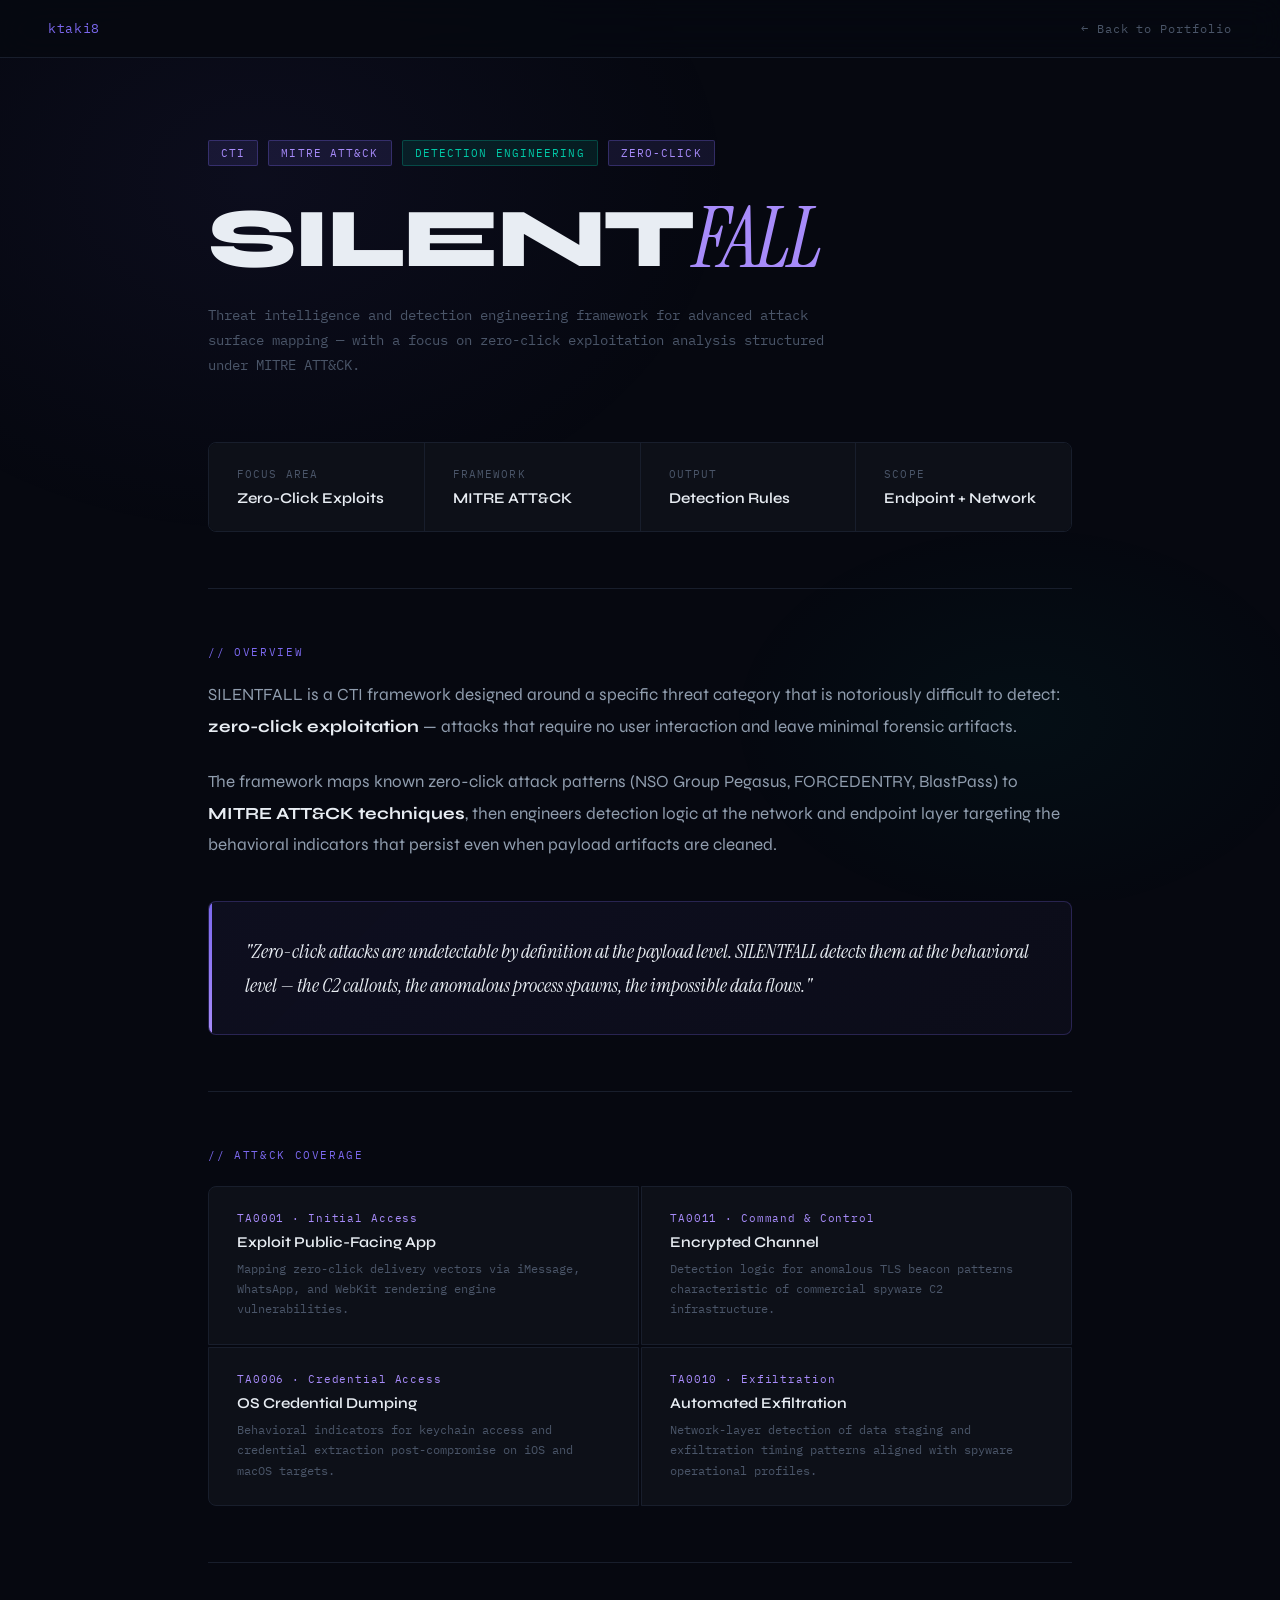
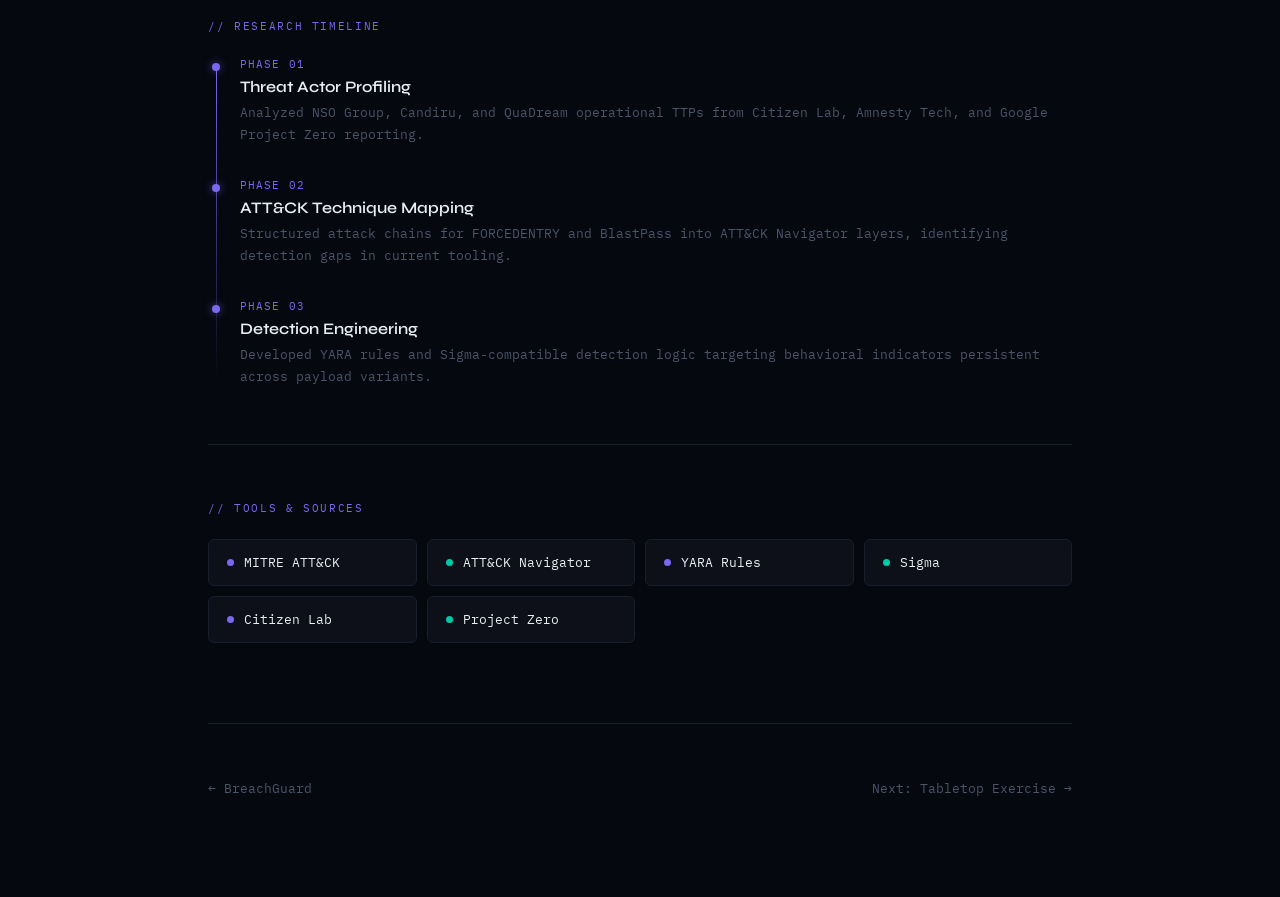
<file: silentfall.html>
<!DOCTYPE html>
<html lang="en">
<head>
<meta charset="UTF-8">
<meta name="viewport" content="width=device-width, initial-scale=1.0">
<title>SILENTFALL — Khadija Taki</title>
<link href="https://fonts.googleapis.com/css2?family=Syne:wght@400;600;700;800&family=IBM+Plex+Mono:wght@300;400;500&family=Instrument+Serif:ital@0;1&display=swap" rel="stylesheet">
<style>
  :root {
    --bg: #060810;
    --surface: #0d1018;
    --border: #181e2c;
    --accent: #7b68ee;
    --accent2: #a78bfa;
    --hot: #00c9a7;
    --text: #e8edf3;
    --muted: #4a5568;
    --mono: 'IBM Plex Mono', monospace;
    --display: 'Syne', sans-serif;
    --serif: 'Instrument Serif', serif;
  }

  *, *::before, *::after { box-sizing: border-box; margin: 0; padding: 0; }

  body {
    background: var(--bg);
    color: var(--text);
    font-family: var(--display);
    min-height: 100vh;
    overflow-x: hidden;
  }

  body::before {
    content: '';
    position: fixed;
    inset: 0;
    background:
      radial-gradient(ellipse 800px 600px at 20% 20%, rgba(123,104,238,0.06) 0%, transparent 60%),
      radial-gradient(ellipse 600px 400px at 80% 80%, rgba(0,201,167,0.04) 0%, transparent 50%);
    pointer-events: none;
    z-index: 0;
  }

  nav {
    position: fixed;
    top: 0; left: 0; right: 0;
    z-index: 100;
    padding: 20px 48px;
    display: flex;
    justify-content: space-between;
    align-items: center;
    background: rgba(6,8,16,0.88);
    backdrop-filter: blur(16px);
    border-bottom: 1px solid var(--border);
  }

  .nav-logo {
    font-family: var(--mono);
    font-size: 13px;
    color: var(--accent);
    text-decoration: none;
    letter-spacing: 0.05em;
  }

  .nav-back {
    font-family: var(--mono);
    font-size: 12px;
    color: var(--muted);
    text-decoration: none;
    letter-spacing: 0.08em;
    transition: color 0.2s;
  }
  .nav-back:hover { color: var(--text); }

  main {
    position: relative;
    z-index: 1;
    max-width: 960px;
    margin: 0 auto;
    padding: 140px 48px 100px;
  }

  .tag-row {
    display: flex;
    gap: 10px;
    flex-wrap: wrap;
    margin-bottom: 32px;
    opacity: 0;
    animation: fadeUp 0.6s ease 0.1s forwards;
  }

  .tag {
    font-family: var(--mono);
    font-size: 11px;
    letter-spacing: 0.1em;
    padding: 5px 12px;
    border-radius: 2px;
    text-transform: uppercase;
  }
  .tag-purple { background: rgba(123,104,238,0.12); color: var(--accent2); border: 1px solid rgba(123,104,238,0.3); }
  .tag-green { background: rgba(0,201,167,0.1); color: var(--hot); border: 1px solid rgba(0,201,167,0.25); }

  h1 {
    font-family: var(--display);
    font-size: clamp(48px, 7vw, 84px);
    font-weight: 800;
    line-height: 0.95;
    letter-spacing: -0.03em;
    margin-bottom: 24px;
    opacity: 0;
    animation: fadeUp 0.7s ease 0.2s forwards;
  }

  h1 em {
    color: var(--accent2);
    font-family: var(--serif);
    font-style: italic;
    font-weight: 400;
  }

  .subtitle {
    font-family: var(--mono);
    font-size: 14px;
    color: var(--muted);
    line-height: 1.8;
    max-width: 620px;
    margin-bottom: 64px;
    opacity: 0;
    animation: fadeUp 0.7s ease 0.3s forwards;
  }

  .divider {
    width: 100%;
    height: 1px;
    background: var(--border);
    margin: 56px 0;
  }

  .section-label {
    font-family: var(--mono);
    font-size: 11px;
    letter-spacing: 0.15em;
    text-transform: uppercase;
    color: var(--accent);
    margin-bottom: 20px;
  }

  .meta-strip {
    display: flex;
    gap: 0;
    border: 1px solid var(--border);
    border-radius: 8px;
    overflow: hidden;
    margin-bottom: 56px;
    opacity: 0;
    animation: fadeUp 0.7s ease 0.4s forwards;
  }

  .meta-item {
    flex: 1;
    padding: 24px 28px;
    background: var(--surface);
    border-right: 1px solid var(--border);
  }

  .meta-item:last-child { border-right: none; }

  .meta-label {
    font-family: var(--mono);
    font-size: 11px;
    color: var(--muted);
    text-transform: uppercase;
    letter-spacing: 0.1em;
    margin-bottom: 8px;
  }

  .meta-value {
    font-size: 15px;
    font-weight: 600;
    color: var(--text);
  }

  .prose {
    font-size: 17px;
    line-height: 1.85;
    color: #909dae;
    margin-bottom: 24px;
  }

  .prose strong { color: var(--text); }

  .highlight-block {
    background: linear-gradient(135deg, rgba(123,104,238,0.07), rgba(167,139,250,0.04));
    border: 1px solid rgba(123,104,238,0.25);
    border-radius: 8px;
    padding: 32px 36px;
    margin: 40px 0;
    position: relative;
    overflow: hidden;
  }

  .highlight-block::before {
    content: '';
    position: absolute;
    left: 0; top: 0; bottom: 0;
    width: 3px;
    background: linear-gradient(to bottom, var(--accent), var(--accent2));
  }

  .highlight-block p {
    font-family: var(--serif);
    font-style: italic;
    font-size: 20px;
    line-height: 1.7;
    color: var(--text);
  }

  .atlas-grid {
    display: grid;
    grid-template-columns: 1fr 1fr;
    gap: 2px;
    margin: 24px 0;
  }

  .atlas-card {
    background: var(--surface);
    border: 1px solid var(--border);
    padding: 24px 28px;
    transition: border-color 0.2s;
  }

  .atlas-card:hover { border-color: rgba(123,104,238,0.4); }
  .atlas-card:first-child { border-radius: 8px 0 0 0; }
  .atlas-card:nth-child(2) { border-radius: 0 8px 0 0; }
  .atlas-card:nth-child(3) { border-radius: 0 0 0 8px; }
  .atlas-card:last-child { border-radius: 0 0 8px 0; }

  .atlas-tactic {
    font-family: var(--mono);
    font-size: 11px;
    color: var(--accent2);
    letter-spacing: 0.08em;
    margin-bottom: 8px;
  }

  .atlas-name {
    font-size: 15px;
    font-weight: 600;
    margin-bottom: 8px;
  }

  .atlas-desc {
    font-family: var(--mono);
    font-size: 12px;
    color: var(--muted);
    line-height: 1.7;
  }

  .timeline {
    position: relative;
    padding-left: 32px;
    margin: 24px 0;
  }

  .timeline::before {
    content: '';
    position: absolute;
    left: 8px; top: 8px; bottom: 8px;
    width: 1px;
    background: linear-gradient(to bottom, var(--accent), transparent);
  }

  .timeline-item {
    position: relative;
    margin-bottom: 32px;
  }

  .timeline-item::before {
    content: '';
    position: absolute;
    left: -28px;
    top: 6px;
    width: 8px; height: 8px;
    border-radius: 50%;
    background: var(--accent);
    box-shadow: 0 0 8px rgba(123,104,238,0.6);
  }

  .timeline-label {
    font-family: var(--mono);
    font-size: 11px;
    color: var(--accent);
    text-transform: uppercase;
    letter-spacing: 0.1em;
    margin-bottom: 6px;
  }

  .timeline-title {
    font-size: 16px;
    font-weight: 600;
    margin-bottom: 6px;
  }

  .timeline-desc {
    font-family: var(--mono);
    font-size: 13px;
    color: var(--muted);
    line-height: 1.7;
  }

  .tech-grid {
    display: grid;
    grid-template-columns: repeat(auto-fill, minmax(180px, 1fr));
    gap: 10px;
    margin: 24px 0;
  }

  .tech-item {
    background: var(--surface);
    border: 1px solid var(--border);
    border-radius: 6px;
    padding: 14px 18px;
    display: flex;
    align-items: center;
    gap: 10px;
    transition: border-color 0.2s;
  }

  .tech-item:hover { border-color: var(--accent); }

  .tech-dot {
    width: 7px; height: 7px;
    border-radius: 50%;
    background: var(--accent);
    flex-shrink: 0;
  }
  .tech-dot.green { background: var(--hot); }

  .tech-name {
    font-family: var(--mono);
    font-size: 13px;
    color: var(--text);
  }

  .content-block {
    opacity: 0;
    animation: fadeUp 0.7s ease 0.5s forwards;
  }

  .footer-nav {
    display: flex;
    justify-content: space-between;
    align-items: center;
    padding-top: 56px;
    border-top: 1px solid var(--border);
    margin-top: 80px;
  }

  .footer-nav a {
    font-family: var(--mono);
    font-size: 13px;
    color: var(--muted);
    text-decoration: none;
    transition: color 0.2s;
  }

  .footer-nav a:hover { color: var(--accent2); }

  @keyframes fadeUp {
    from { opacity: 0; transform: translateY(20px); }
    to { opacity: 1; transform: translateY(0); }
  }

  @media (max-width: 640px) {
    nav { padding: 16px 24px; }
    main { padding: 100px 24px 80px; }
    .meta-strip { flex-direction: column; }
    .atlas-grid { grid-template-columns: 1fr; }
    h1 { font-size: 44px; }
  }
</style>
</head>
<body>

<nav>
  <a href="index.html" class="nav-logo">ktaki8</a>
  <a href="index.html" class="nav-back">← Back to Portfolio</a>
</nav>

<main>
  <div class="tag-row">
    <span class="tag tag-purple">CTI</span>
    <span class="tag tag-purple">MITRE ATT&CK</span>
    <span class="tag tag-green">Detection Engineering</span>
    <span class="tag tag-purple">Zero-Click</span>
  </div>

  <h1>SILENT<em>FALL</em></h1>

  <p class="subtitle">
    Threat intelligence and detection engineering framework for advanced attack surface mapping —
    with a focus on zero-click exploitation analysis structured under MITRE ATT&CK.
  </p>

  <div class="meta-strip">
    <div class="meta-item">
      <div class="meta-label">Focus Area</div>
      <div class="meta-value">Zero-Click Exploits</div>
    </div>
    <div class="meta-item">
      <div class="meta-label">Framework</div>
      <div class="meta-value">MITRE ATT&CK</div>
    </div>
    <div class="meta-item">
      <div class="meta-label">Output</div>
      <div class="meta-value">Detection Rules</div>
    </div>
    <div class="meta-item">
      <div class="meta-label">Scope</div>
      <div class="meta-value">Endpoint + Network</div>
    </div>
  </div>

  <div class="divider"></div>

  <div class="content-block">
    <div class="section-label">// Overview</div>
    <p class="prose">
      SILENTFALL is a CTI framework designed around a specific threat category that is notoriously
      difficult to detect: <strong>zero-click exploitation</strong> — attacks that require no user
      interaction and leave minimal forensic artifacts.
    </p>
    <p class="prose">
      The framework maps known zero-click attack patterns (NSO Group Pegasus, FORCEDENTRY,
      BlastPass) to <strong>MITRE ATT&CK techniques</strong>, then engineers detection logic
      at the network and endpoint layer targeting the behavioral indicators that persist even
      when payload artifacts are cleaned.
    </p>

    <div class="highlight-block">
      <p>"Zero-click attacks are undetectable by definition at the payload level.
      SILENTFALL detects them at the behavioral level — the C2 callouts, the anomalous
      process spawns, the impossible data flows."</p>
    </div>

    <div class="divider"></div>

    <div class="section-label">// ATT&CK Coverage</div>
    <div class="atlas-grid">
      <div class="atlas-card">
        <div class="atlas-tactic">TA0001 · Initial Access</div>
        <div class="atlas-name">Exploit Public-Facing App</div>
        <div class="atlas-desc">Mapping zero-click delivery vectors via iMessage, WhatsApp, and WebKit rendering engine vulnerabilities.</div>
      </div>
      <div class="atlas-card">
        <div class="atlas-tactic">TA0011 · Command & Control</div>
        <div class="atlas-name">Encrypted Channel</div>
        <div class="atlas-desc">Detection logic for anomalous TLS beacon patterns characteristic of commercial spyware C2 infrastructure.</div>
      </div>
      <div class="atlas-card">
        <div class="atlas-tactic">TA0006 · Credential Access</div>
        <div class="atlas-name">OS Credential Dumping</div>
        <div class="atlas-desc">Behavioral indicators for keychain access and credential extraction post-compromise on iOS and macOS targets.</div>
      </div>
      <div class="atlas-card">
        <div class="atlas-tactic">TA0010 · Exfiltration</div>
        <div class="atlas-name">Automated Exfiltration</div>
        <div class="atlas-desc">Network-layer detection of data staging and exfiltration timing patterns aligned with spyware operational profiles.</div>
      </div>
    </div>

    <div class="divider"></div>

    <div class="section-label">// Research Timeline</div>
    <div class="timeline">
      <div class="timeline-item">
        <div class="timeline-label">Phase 01</div>
        <div class="timeline-title">Threat Actor Profiling</div>
        <div class="timeline-desc">Analyzed NSO Group, Candiru, and QuaDream operational TTPs from Citizen Lab, Amnesty Tech, and Google Project Zero reporting.</div>
      </div>
      <div class="timeline-item">
        <div class="timeline-label">Phase 02</div>
        <div class="timeline-title">ATT&CK Technique Mapping</div>
        <div class="timeline-desc">Structured attack chains for FORCEDENTRY and BlastPass into ATT&CK Navigator layers, identifying detection gaps in current tooling.</div>
      </div>
      <div class="timeline-item">
        <div class="timeline-label">Phase 03</div>
        <div class="timeline-title">Detection Engineering</div>
        <div class="timeline-desc">Developed YARA rules and Sigma-compatible detection logic targeting behavioral indicators persistent across payload variants.</div>
      </div>
    </div>

    <div class="divider"></div>

    <div class="section-label">// Tools & Sources</div>
    <div class="tech-grid">
      <div class="tech-item"><div class="tech-dot"></div><span class="tech-name">MITRE ATT&CK</span></div>
      <div class="tech-item"><div class="tech-dot green"></div><span class="tech-name">ATT&CK Navigator</span></div>
      <div class="tech-item"><div class="tech-dot"></div><span class="tech-name">YARA Rules</span></div>
      <div class="tech-item"><div class="tech-dot green"></div><span class="tech-name">Sigma</span></div>
      <div class="tech-item"><div class="tech-dot"></div><span class="tech-name">Citizen Lab</span></div>
      <div class="tech-item"><div class="tech-dot green"></div><span class="tech-name">Project Zero</span></div>
    </div>
  </div>

  <div class="footer-nav">
    <a href="breachguard.html">← BreachGuard</a>
    <a href="tabletop.html">Next: Tabletop Exercise →</a>
  </div>
</main>

</body>
</html>
</file>
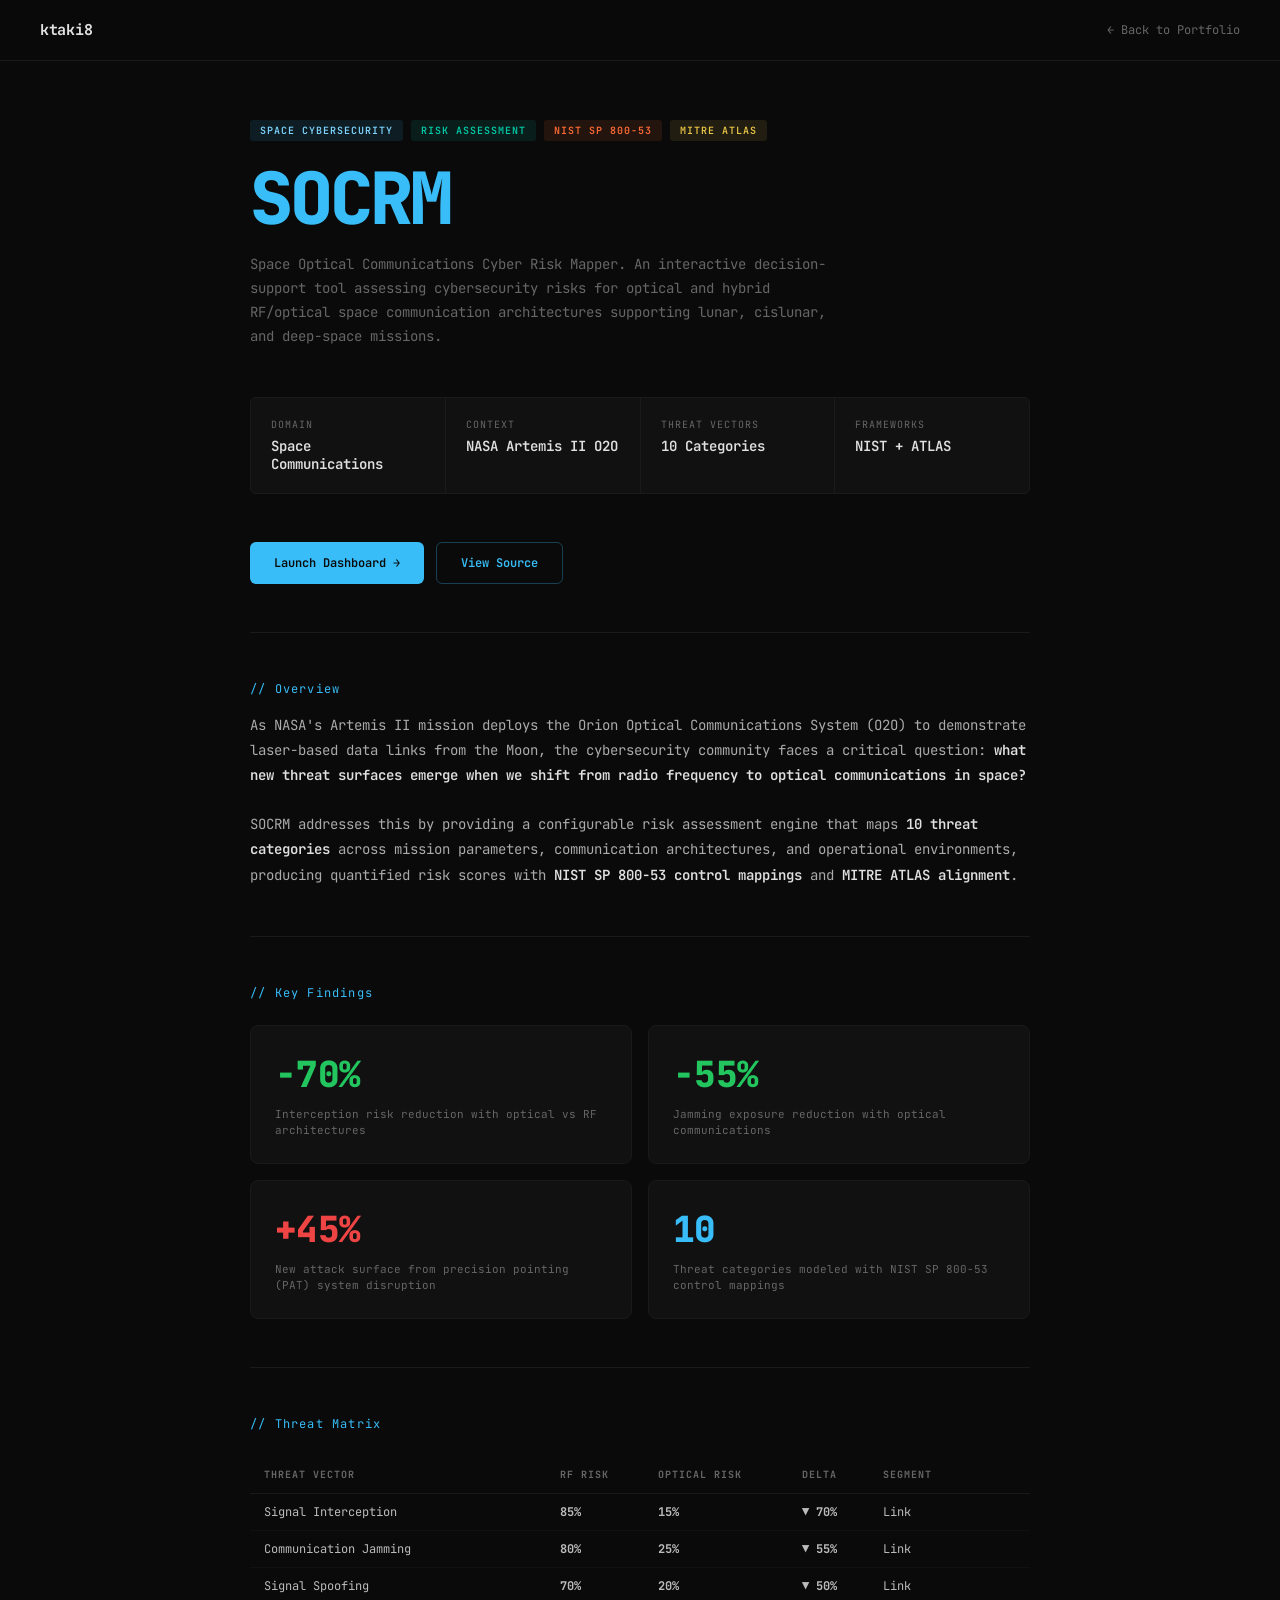
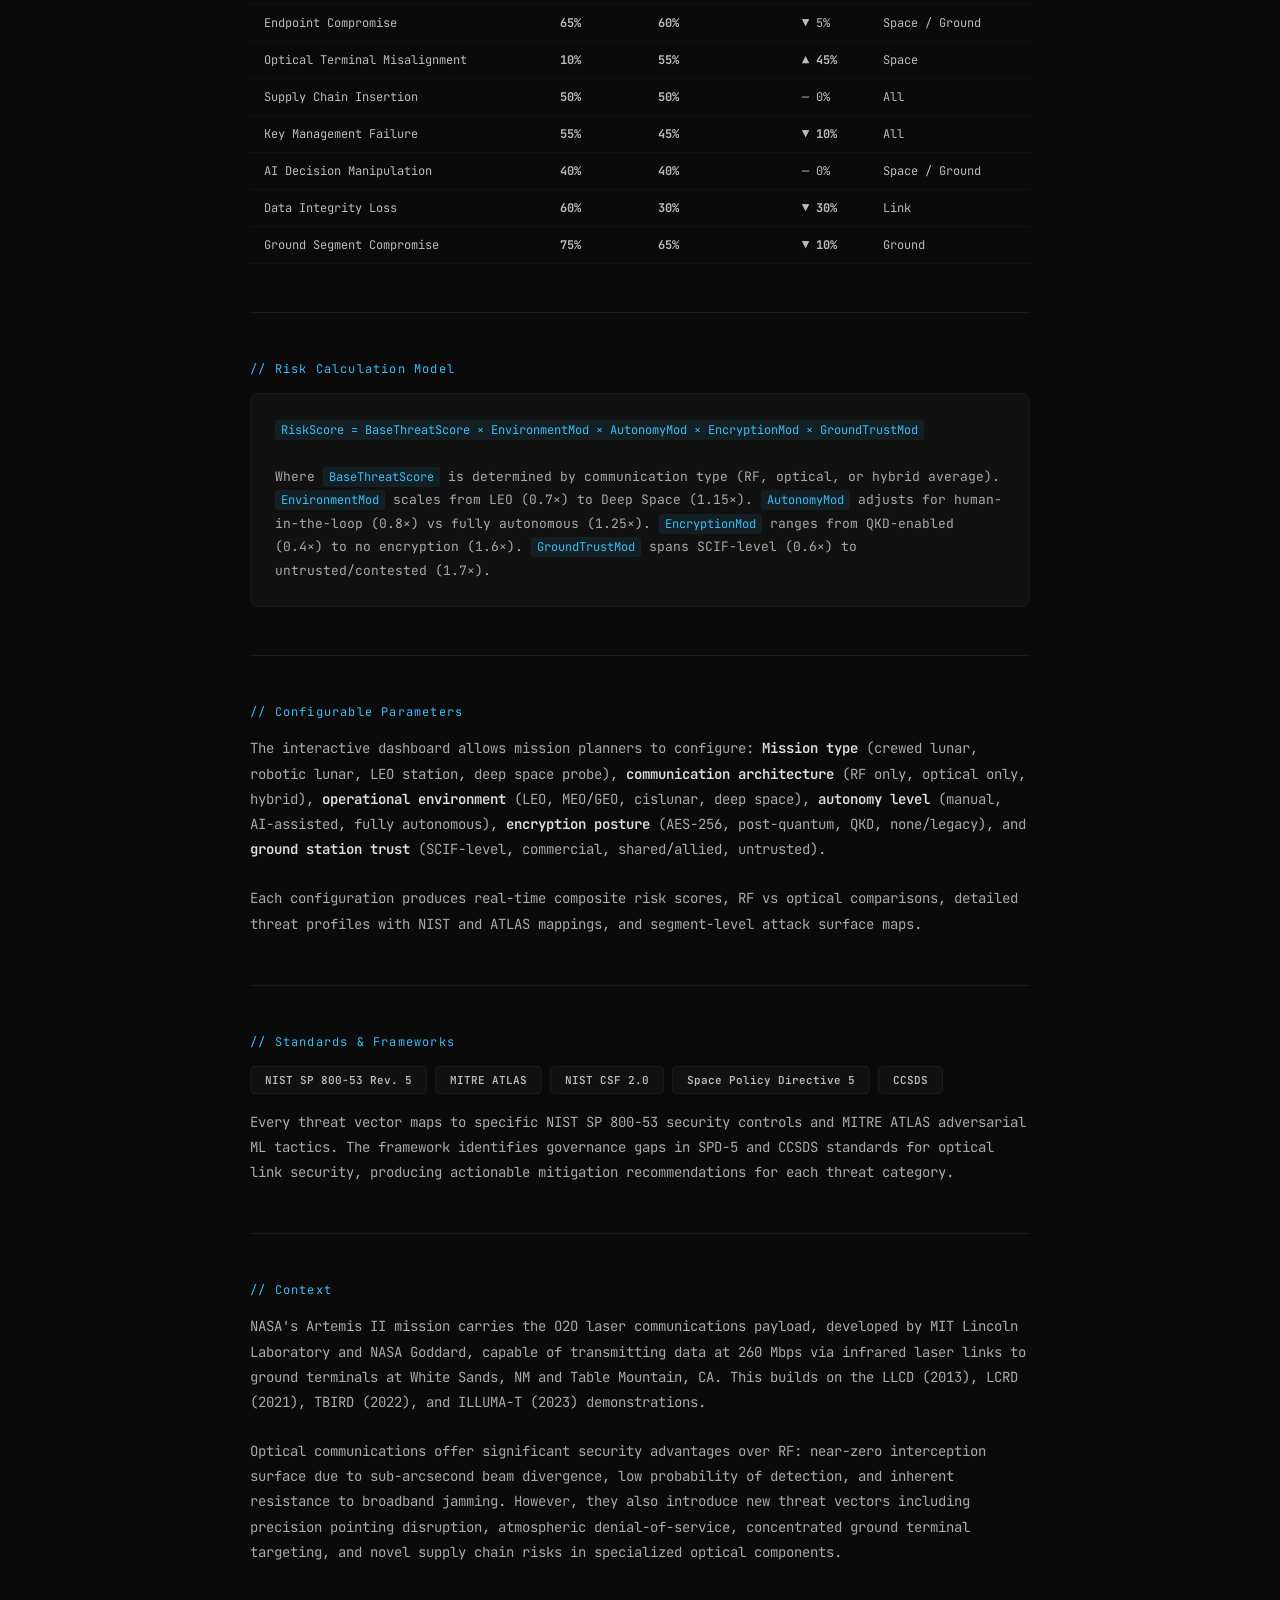
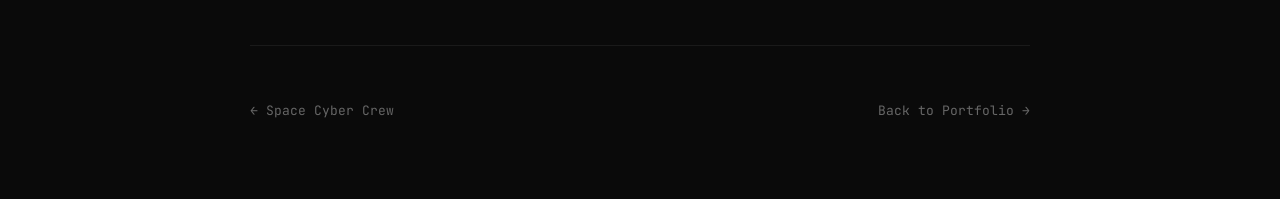
<file: socrm .html>
<!DOCTYPE html>
<html lang="en">
<head>
<meta charset="UTF-8">
<meta name="viewport" content="width=device-width, initial-scale=1.0">
<title>SOCRM | Khadija Taki</title>
<link href="https://fonts.googleapis.com/css2?family=JetBrains+Mono:wght@300;400;500;600;700;800&family=Instrument+Serif&display=swap" rel="stylesheet">
<style>
  :root {
    --bg: #0a0a0a;
    --surface: #111111;
    --border: #1a1a1a;
    --text: #e0e0e0;
    --muted: #666;
    --accent: #00c9a7;
    --blue: #38bdf8;
    --orange: #ff6b35;
    --purple: #a78bfa;
    --gold: #e8c547;
    --red: #ef4444;
    --mono: 'JetBrains Mono', monospace;
    --serif: 'Instrument Serif', serif;
  }

  * { margin: 0; padding: 0; box-sizing: border-box; }
  body { background: var(--bg); color: var(--text); font-family: var(--mono); }

  nav {
    position: fixed;
    top: 0;
    width: 100%;
    padding: 20px 40px;
    display: flex;
    justify-content: space-between;
    align-items: center;
    z-index: 100;
    background: rgba(10,10,10,0.85);
    backdrop-filter: blur(12px);
    border-bottom: 1px solid var(--border);
  }

  .nav-logo {
    font-size: 15px;
    font-weight: 700;
    color: var(--text);
    text-decoration: none;
    letter-spacing: -0.02em;
  }

  .nav-back {
    font-size: 12px;
    color: var(--muted);
    text-decoration: none;
    transition: color 0.2s;
  }

  .nav-back:hover { color: var(--accent); }

  main {
    max-width: 860px;
    margin: 0 auto;
    padding: 120px 40px 80px;
  }

  .tag-row {
    display: flex;
    flex-wrap: wrap;
    gap: 8px;
    margin-bottom: 24px;
  }

  .tag {
    font-size: 10px;
    font-weight: 600;
    letter-spacing: 0.1em;
    padding: 4px 10px;
    border-radius: 3px;
    text-transform: uppercase;
  }

  .tag-blue { background: rgba(56,189,248,0.1); color: #7dd3fc; }
  .tag-green { background: rgba(0,201,167,0.1); color: #00c9a7; }
  .tag-orange { background: rgba(255,107,53,0.1); color: #ff6b35; }
  .tag-gold { background: rgba(232,197,71,0.1); color: #e8c547; }

  h1 {
    font-size: clamp(48px, 8vw, 72px);
    font-weight: 800;
    letter-spacing: -0.04em;
    line-height: 0.95;
    margin-bottom: 20px;
    color: var(--blue);
  }

  h1 span { color: var(--text); font-weight: 300; }

  .subtitle {
    font-size: 14px;
    color: var(--muted);
    line-height: 1.7;
    max-width: 600px;
    margin-bottom: 48px;
  }

  .overview-grid {
    display: grid;
    grid-template-columns: repeat(4, 1fr);
    gap: 1px;
    background: var(--border);
    border: 1px solid var(--border);
    border-radius: 6px;
    overflow: hidden;
    margin-bottom: 48px;
  }

  .overview-cell {
    background: var(--surface);
    padding: 20px;
  }

  .cell-label {
    font-size: 10px;
    color: var(--muted);
    letter-spacing: 0.1em;
    text-transform: uppercase;
    margin-bottom: 6px;
  }

  .cell-value {
    font-size: 14px;
    font-weight: 600;
    color: var(--text);
  }

  .divider {
    height: 1px;
    background: var(--border);
    margin: 48px 0;
  }

  .section-label {
    font-family: var(--mono);
    font-size: 12px;
    color: var(--blue);
    letter-spacing: 0.1em;
    margin-bottom: 16px;
  }

  .section-title {
    font-size: clamp(28px, 4vw, 40px);
    font-weight: 800;
    letter-spacing: -0.02em;
    margin-bottom: 16px;
  }

  .prose {
    font-size: 14px;
    color: #aaa;
    line-height: 1.8;
    margin-bottom: 24px;
  }

  .prose strong { color: var(--text); font-weight: 600; }

  /* Threat Matrix Table */
  .threat-table {
    width: 100%;
    border-collapse: collapse;
    margin: 24px 0;
    font-size: 12px;
  }

  .threat-table thead th {
    text-align: left;
    padding: 12px 14px;
    font-size: 10px;
    font-weight: 700;
    color: var(--muted);
    letter-spacing: 0.1em;
    text-transform: uppercase;
    border-bottom: 1px solid var(--border);
  }

  .threat-table tbody td {
    padding: 10px 14px;
    border-bottom: 1px solid rgba(255,255,255,0.03);
    color: #bbb;
  }

  .threat-table tbody tr:hover { background: rgba(255,255,255,0.02); }

  .risk-high { color: var(--red); font-weight: 700; }
  .risk-mod { color: var(--gold); font-weight: 700; }
  .risk-low { color: #22c55e; font-weight: 700; }
  .delta-pos { color: #22c55e; font-weight: 700; }
  .delta-neg { color: var(--red); font-weight: 700; }
  .delta-zero { color: var(--muted); }

  /* Findings Grid */
  .findings-grid {
    display: grid;
    grid-template-columns: 1fr 1fr;
    gap: 16px;
    margin: 24px 0;
  }

  .finding-card {
    background: var(--surface);
    border: 1px solid var(--border);
    border-radius: 8px;
    padding: 24px;
    transition: border-color 0.3s, transform 0.3s;
  }

  .finding-card:hover {
    transform: translateY(-2px);
    border-color: rgba(56,189,248,0.3);
  }

  .finding-stat {
    font-size: 36px;
    font-weight: 800;
    letter-spacing: -0.02em;
    margin-bottom: 8px;
  }

  .finding-stat.green { color: #22c55e; }
  .finding-stat.red { color: var(--red); }
  .finding-stat.blue { color: var(--blue); }
  .finding-stat.gold { color: var(--gold); }

  .finding-label {
    font-size: 11px;
    color: var(--muted);
    line-height: 1.5;
  }

  /* Framework Badges */
  .framework-row {
    display: flex;
    flex-wrap: wrap;
    gap: 8px;
    margin: 16px 0;
  }

  .framework-badge {
    padding: 6px 14px;
    border-radius: 4px;
    font-size: 11px;
    font-weight: 600;
    border: 1px solid var(--border);
    background: var(--surface);
    color: #bbb;
    transition: border-color 0.2s;
  }

  .framework-badge:hover { border-color: var(--blue); color: var(--blue); }

  /* Architecture */
  .arch-block {
    background: var(--surface);
    border: 1px solid var(--border);
    border-radius: 8px;
    padding: 24px;
    margin: 16px 0;
    font-size: 13px;
    line-height: 1.8;
    color: #aaa;
  }

  .arch-block code {
    font-family: var(--mono);
    font-size: 12px;
    background: rgba(56,189,248,0.08);
    color: var(--blue);
    padding: 2px 6px;
    border-radius: 3px;
  }

  /* CTA */
  .cta-row {
    display: flex;
    gap: 12px;
    margin: 32px 0;
  }

  .cta-btn {
    display: inline-flex;
    align-items: center;
    gap: 8px;
    padding: 12px 24px;
    border-radius: 6px;
    font-family: var(--mono);
    font-size: 12px;
    font-weight: 600;
    text-decoration: none;
    transition: all 0.2s;
  }

  .cta-primary {
    background: var(--blue);
    color: #0a0a0a;
  }

  .cta-primary:hover { background: #7dd3fc; }

  .cta-secondary {
    background: transparent;
    color: var(--blue);
    border: 1px solid rgba(56,189,248,0.3);
  }

  .cta-secondary:hover { border-color: var(--blue); background: rgba(56,189,248,0.08); }

  /* Footer Nav */
  .footer-nav {
    display: flex;
    justify-content: space-between;
    align-items: center;
    padding-top: 56px;
    border-top: 1px solid var(--border);
    margin-top: 80px;
  }

  .footer-nav a {
    font-family: var(--mono);
    font-size: 13px;
    color: var(--muted);
    text-decoration: none;
    transition: color 0.2s;
  }

  .footer-nav a:hover { color: var(--blue); }

  /* Animations */
  @keyframes fadeUp {
    from { opacity: 0; transform: translateY(20px); }
    to { opacity: 1; transform: translateY(0); }
  }

  .content-block {
    opacity: 0;
    animation: fadeUp 0.7s ease 0.5s forwards;
  }

  @media (max-width: 640px) {
    nav { padding: 16px 24px; }
    main { padding: 100px 24px 80px; }
    .overview-grid { grid-template-columns: 1fr 1fr; }
    .findings-grid { grid-template-columns: 1fr; }
    h1 { font-size: 48px; }
  }
</style>
</head>
<body>

<nav>
  <a href="index.html" class="nav-logo">ktaki8</a>
  <a href="index.html" class="nav-back">← Back to Portfolio</a>
</nav>

<main>
  <div class="tag-row">
    <span class="tag tag-blue">Space Cybersecurity</span>
    <span class="tag tag-green">Risk Assessment</span>
    <span class="tag tag-orange">NIST SP 800-53</span>
    <span class="tag tag-gold">MITRE ATLAS</span>
  </div>

  <h1>SOCRM</h1>

  <p class="subtitle">
    Space Optical Communications Cyber Risk Mapper. An interactive decision-support tool
    assessing cybersecurity risks for optical and hybrid RF/optical space communication
    architectures supporting lunar, cislunar, and deep-space missions.
  </p>

  <div class="overview-grid">
    <div class="overview-cell">
      <div class="cell-label">Domain</div>
      <div class="cell-value">Space Communications</div>
    </div>
    <div class="overview-cell">
      <div class="cell-label">Context</div>
      <div class="cell-value">NASA Artemis II O2O</div>
    </div>
    <div class="overview-cell">
      <div class="cell-label">Threat Vectors</div>
      <div class="cell-value">10 Categories</div>
    </div>
    <div class="overview-cell">
      <div class="cell-label">Frameworks</div>
      <div class="cell-value">NIST + ATLAS</div>
    </div>
  </div>

  <div class="cta-row">
    <a href="socrm-dashboard.html" class="cta-btn cta-primary">Launch Dashboard →</a>
    <a href="https://github.com/ktaki8/ktaki8.github.io" target="_blank" class="cta-btn cta-secondary">View Source</a>
  </div>

  <div class="divider"></div>

  <div class="content-block">
    <div class="section-label">// Overview</div>
    <p class="prose">
      As NASA's Artemis II mission deploys the Orion Optical Communications System (O2O) to demonstrate
      laser-based data links from the Moon, the cybersecurity community faces a critical question:
      <strong>what new threat surfaces emerge when we shift from radio frequency to optical communications in space?</strong>
    </p>
    <p class="prose">
      SOCRM addresses this by providing a configurable risk assessment engine that maps
      <strong>10 threat categories</strong> across mission parameters, communication architectures, and
      operational environments, producing quantified risk scores with
      <strong>NIST SP 800-53 control mappings</strong> and <strong>MITRE ATLAS alignment</strong>.
    </p>
  </div>

  <div class="divider"></div>

  <div class="content-block">
    <div class="section-label">// Key Findings</div>

    <div class="findings-grid">
      <div class="finding-card">
        <div class="finding-stat green">-70%</div>
        <div class="finding-label">Interception risk reduction with optical vs RF architectures</div>
      </div>
      <div class="finding-card">
        <div class="finding-stat green">-55%</div>
        <div class="finding-label">Jamming exposure reduction with optical communications</div>
      </div>
      <div class="finding-card">
        <div class="finding-stat red">+45%</div>
        <div class="finding-label">New attack surface from precision pointing (PAT) system disruption</div>
      </div>
      <div class="finding-card">
        <div class="finding-stat blue">10</div>
        <div class="finding-label">Threat categories modeled with NIST SP 800-53 control mappings</div>
      </div>
    </div>
  </div>

  <div class="divider"></div>

  <div class="content-block">
    <div class="section-label">// Threat Matrix</div>

    <table class="threat-table">
      <thead>
        <tr>
          <th>Threat Vector</th>
          <th>RF Risk</th>
          <th>Optical Risk</th>
          <th>Delta</th>
          <th>Segment</th>
        </tr>
      </thead>
      <tbody>
        <tr><td>Signal Interception</td><td class="risk-high">85%</td><td class="risk-low">15%</td><td class="delta-pos">▼ 70%</td><td>Link</td></tr>
        <tr><td>Communication Jamming</td><td class="risk-high">80%</td><td class="risk-low">25%</td><td class="delta-pos">▼ 55%</td><td>Link</td></tr>
        <tr><td>Signal Spoofing</td><td class="risk-high">70%</td><td class="risk-low">20%</td><td class="delta-pos">▼ 50%</td><td>Link</td></tr>
        <tr><td>Endpoint Compromise</td><td class="risk-mod">65%</td><td class="risk-mod">60%</td><td class="delta-zero">▼ 5%</td><td>Space / Ground</td></tr>
        <tr><td>Optical Terminal Misalignment</td><td class="risk-low">10%</td><td class="risk-mod">55%</td><td class="delta-neg">▲ 45%</td><td>Space</td></tr>
        <tr><td>Supply Chain Insertion</td><td class="risk-mod">50%</td><td class="risk-mod">50%</td><td class="delta-zero">— 0%</td><td>All</td></tr>
        <tr><td>Key Management Failure</td><td class="risk-mod">55%</td><td class="risk-mod">45%</td><td class="delta-pos">▼ 10%</td><td>All</td></tr>
        <tr><td>AI Decision Manipulation</td><td class="risk-mod">40%</td><td class="risk-mod">40%</td><td class="delta-zero">— 0%</td><td>Space / Ground</td></tr>
        <tr><td>Data Integrity Loss</td><td class="risk-mod">60%</td><td class="risk-low">30%</td><td class="delta-pos">▼ 30%</td><td>Link</td></tr>
        <tr><td>Ground Segment Compromise</td><td class="risk-high">75%</td><td class="risk-mod">65%</td><td class="delta-pos">▼ 10%</td><td>Ground</td></tr>
      </tbody>
    </table>
  </div>

  <div class="divider"></div>

  <div class="content-block">
    <div class="section-label">// Risk Calculation Model</div>

    <div class="arch-block">
      <code>RiskScore = BaseThreatScore × EnvironmentMod × AutonomyMod × EncryptionMod × GroundTrustMod</code>
      <br><br>
      Where <code>BaseThreatScore</code> is determined by communication type (RF, optical, or hybrid average).
      <code>EnvironmentMod</code> scales from LEO (0.7×) to Deep Space (1.15×).
      <code>AutonomyMod</code> adjusts for human-in-the-loop (0.8×) vs fully autonomous (1.25×).
      <code>EncryptionMod</code> ranges from QKD-enabled (0.4×) to no encryption (1.6×).
      <code>GroundTrustMod</code> spans SCIF-level (0.6×) to untrusted/contested (1.7×).
    </div>
  </div>

  <div class="divider"></div>

  <div class="content-block">
    <div class="section-label">// Configurable Parameters</div>
    <p class="prose">
      The interactive dashboard allows mission planners to configure:
      <strong>Mission type</strong> (crewed lunar, robotic lunar, LEO station, deep space probe),
      <strong>communication architecture</strong> (RF only, optical only, hybrid),
      <strong>operational environment</strong> (LEO, MEO/GEO, cislunar, deep space),
      <strong>autonomy level</strong> (manual, AI-assisted, fully autonomous),
      <strong>encryption posture</strong> (AES-256, post-quantum, QKD, none/legacy), and
      <strong>ground station trust</strong> (SCIF-level, commercial, shared/allied, untrusted).
    </p>
    <p class="prose">
      Each configuration produces real-time composite risk scores, RF vs optical comparisons,
      detailed threat profiles with NIST and ATLAS mappings, and segment-level attack surface maps.
    </p>
  </div>

  <div class="divider"></div>

  <div class="content-block">
    <div class="section-label">// Standards & Frameworks</div>

    <div class="framework-row">
      <span class="framework-badge">NIST SP 800-53 Rev. 5</span>
      <span class="framework-badge">MITRE ATLAS</span>
      <span class="framework-badge">NIST CSF 2.0</span>
      <span class="framework-badge">Space Policy Directive 5</span>
      <span class="framework-badge">CCSDS</span>
    </div>

    <p class="prose" style="margin-top: 16px;">
      Every threat vector maps to specific NIST SP 800-53 security controls and MITRE ATLAS
      adversarial ML tactics. The framework identifies governance gaps in SPD-5 and CCSDS standards
      for optical link security, producing actionable mitigation recommendations for each threat category.
    </p>
  </div>

  <div class="divider"></div>

  <div class="content-block">
    <div class="section-label">// Context</div>
    <p class="prose">
      NASA's Artemis II mission carries the O2O laser communications payload, developed by
      MIT Lincoln Laboratory and NASA Goddard, capable of transmitting data at 260 Mbps via
      infrared laser links to ground terminals at White Sands, NM and Table Mountain, CA.
      This builds on the LLCD (2013), LCRD (2021), TBIRD (2022), and ILLUMA-T (2023) demonstrations.
    </p>
    <p class="prose">
      Optical communications offer significant security advantages over RF: near-zero interception
      surface due to sub-arcsecond beam divergence, low probability of detection, and inherent
      resistance to broadband jamming. However, they also introduce new threat vectors including
      precision pointing disruption, atmospheric denial-of-service, concentrated ground terminal
      targeting, and novel supply chain risks in specialized optical components.
    </p>
  </div>

  <div class="footer-nav">
    <a href="space-cyber.html">← Space Cyber Crew</a>
    <a href="index.html">Back to Portfolio →</a>
  </div>
</main>

</body>
</html>
</file>
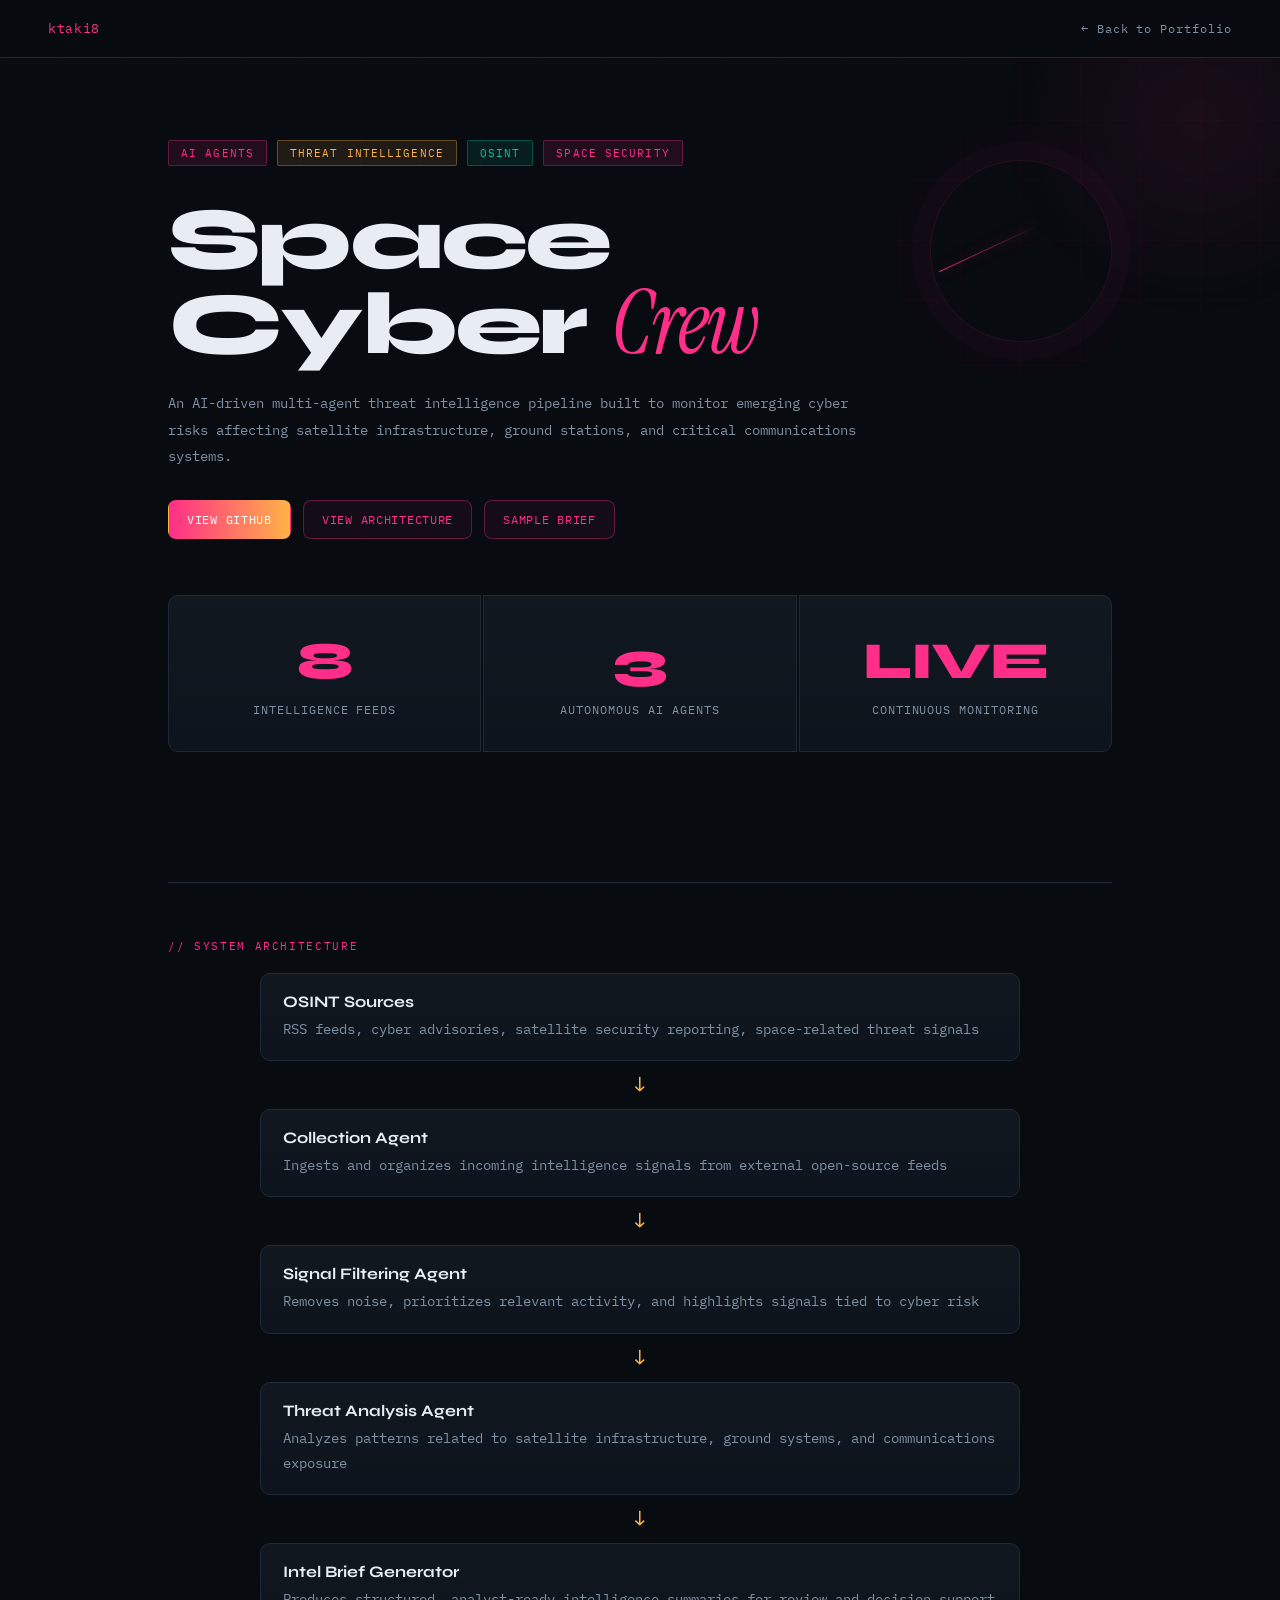
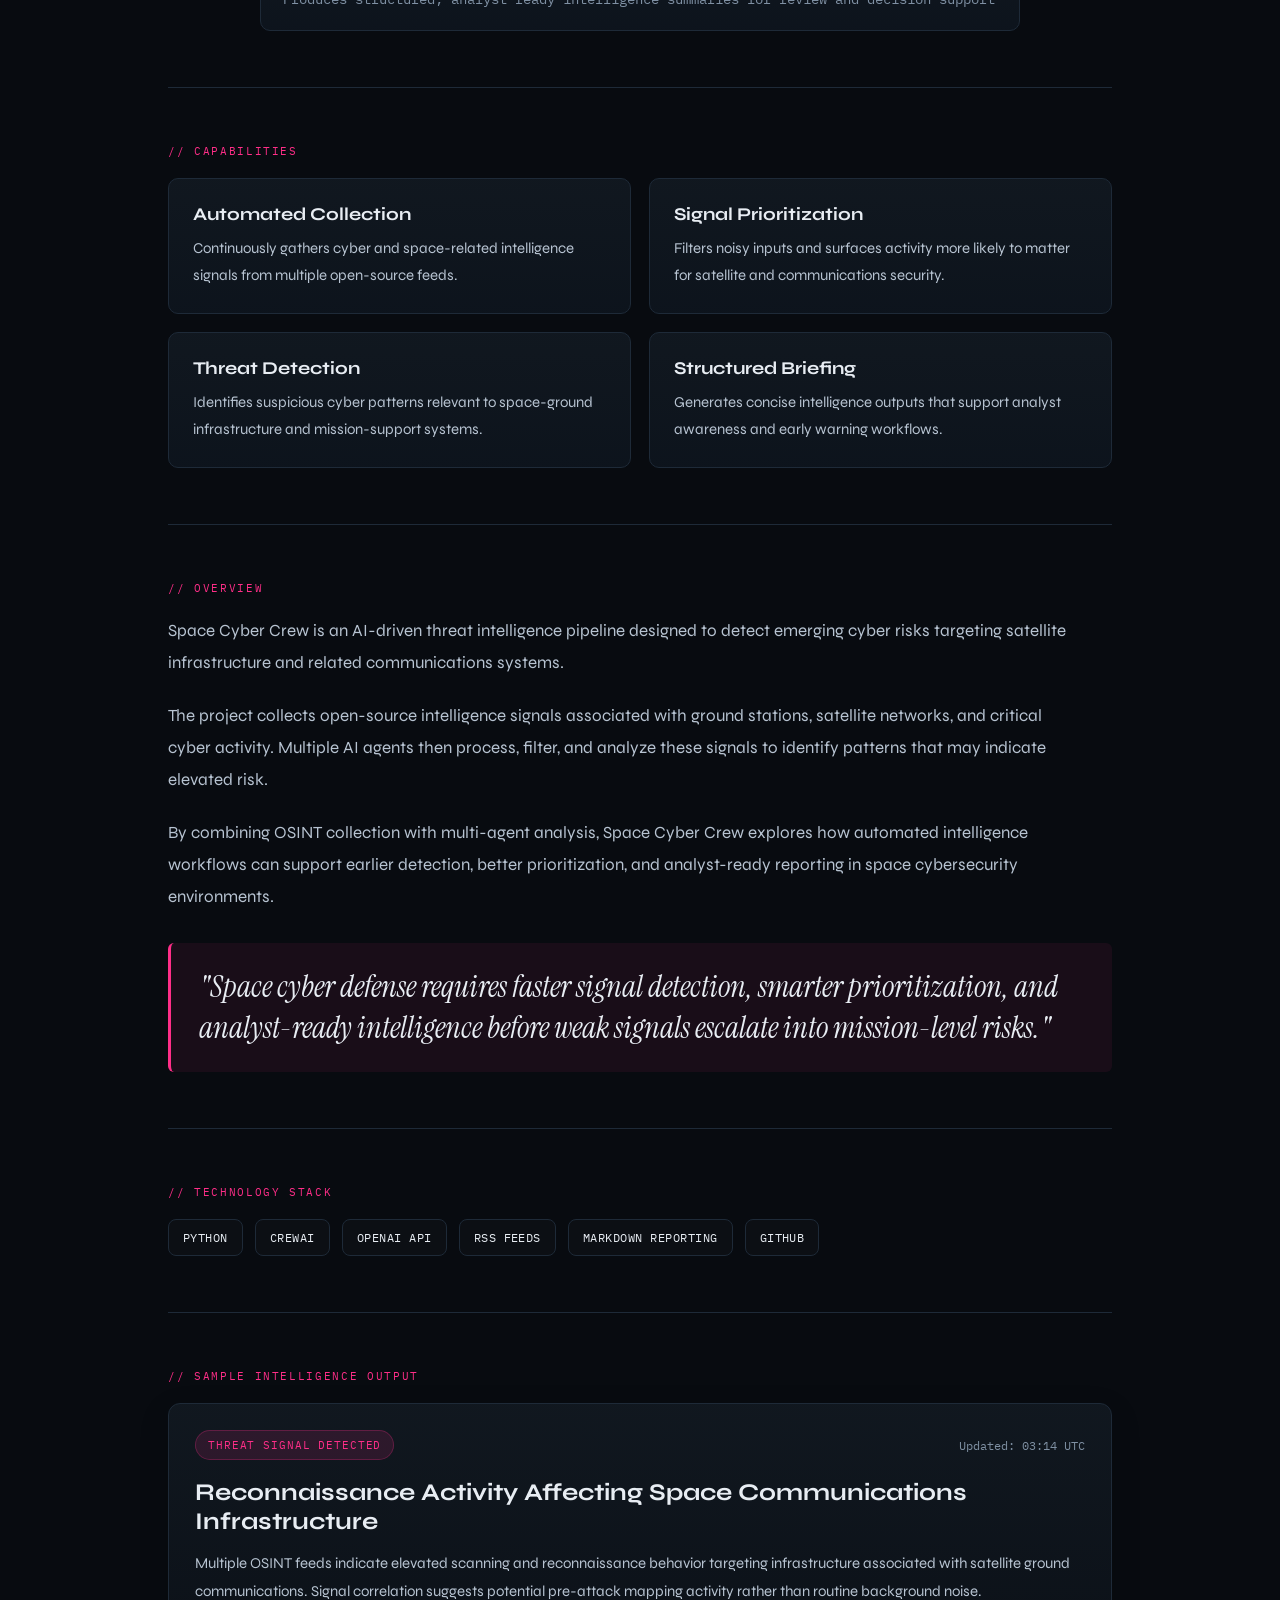
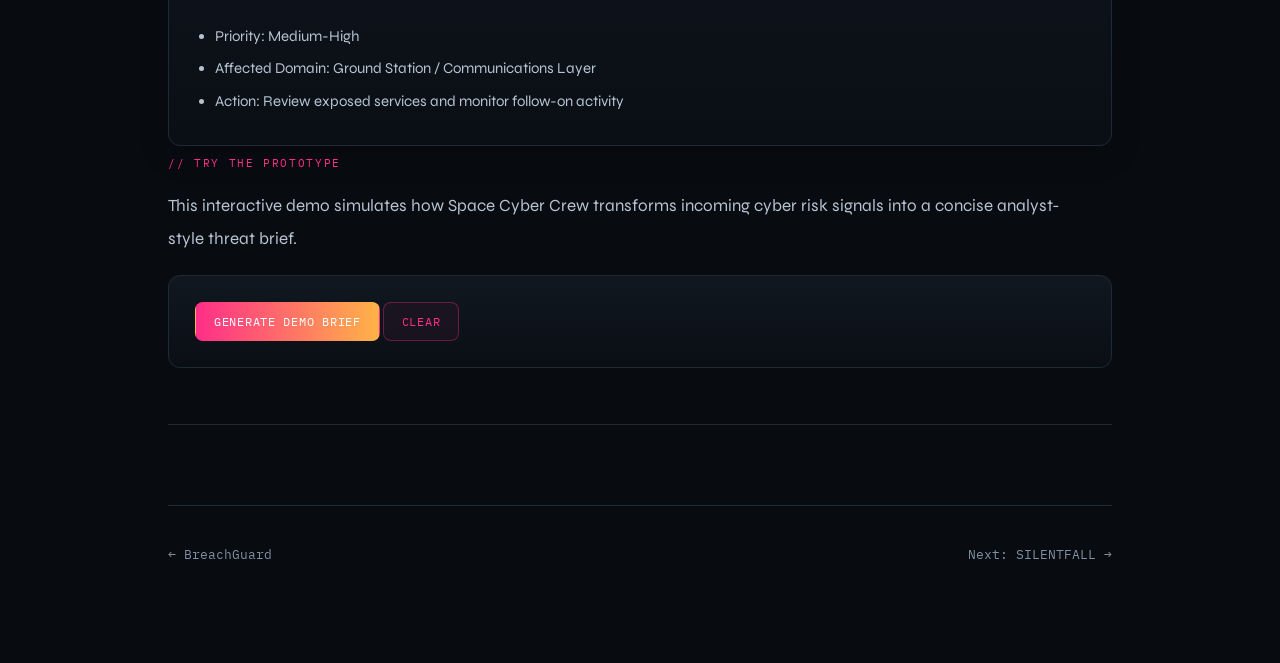
<file: space-cyber-brief-crew.html>
<!DOCTYPE html>
<html lang="en">

<head>
<meta charset="UTF-8">
<meta name="viewport" content="width=device-width, initial-scale=1.0">

<title>Space Cyber Crew - Khadija Taki</title>

<link href="https://fonts.googleapis.com/css2?family=Syne:wght@400;600;700;800&family=IBM+Plex+Mono:wght@300;400;500&family=Instrument+Serif:ital@0;1&display=swap" rel="stylesheet">

<style>

:root{
  --bg:#080b10;
  --surface:#111820;
  --surface-2:#0d141d;
  --border:#1e2a38;

  --accent:#ff2e88;
  --accent2:#ffb347;
  --cool:#00c9a7;

  --text:#e8edf3;
  --muted:#7f90a3;
  --soft:#b7c3d1;

  --mono:'IBM Plex Mono', monospace;
  --display:'Syne', sans-serif;
  --serif:'Instrument Serif', serif;
}

*{
  box-sizing:border-box;
  margin:0;
  padding:0;
}

html{
  scroll-behavior:smooth;
}

body{
  background:var(--bg);
  color:var(--text);
  font-family:var(--display);
  min-height:100vh;
  overflow-x:hidden;
}

body::before{
  content:'';
  position:fixed;
  inset:0;
  background-image:
    linear-gradient(rgba(255,46,136,0.025) 1px,transparent 1px),
    linear-gradient(90deg,rgba(255,46,136,0.025) 1px,transparent 1px);
  background-size:60px 60px;
  pointer-events:none;
  z-index:0;
}

body::after{
  content:'';
  position:fixed;
  top:-10%;
  right:-10%;
  width:420px;
  height:420px;
  background:radial-gradient(circle, rgba(255,46,136,0.08), transparent 65%);
  pointer-events:none;
  z-index:0;
  filter:blur(10px);
}

nav{
  position:fixed;
  top:0;
  left:0;
  right:0;
  z-index:100;
  padding:20px 48px;
  display:flex;
  justify-content:space-between;
  align-items:center;
  background:rgba(8,11,16,0.85);
  backdrop-filter:blur(12px);
  border-bottom:1px solid var(--border);
}

.nav-logo{
  font-family:var(--mono);
  font-size:13px;
  color:var(--accent);
  text-decoration:none;
  letter-spacing:.05em;
}

.nav-back{
  font-family:var(--mono);
  font-size:12px;
  color:var(--muted);
  text-decoration:none;
  letter-spacing:.08em;
}

.nav-back:hover{
  color:var(--text);
}

main{
  position:relative;
  z-index:1;
  max-width:1040px;
  margin:auto;
  padding:140px 48px 100px;
}

.tag-row{
  display:flex;
  gap:10px;
  flex-wrap:wrap;
  margin-bottom:32px;
}

.tag{
  font-family:var(--mono);
  font-size:11px;
  letter-spacing:.1em;
  padding:5px 12px;
  border-radius:2px;
  text-transform:uppercase;
}

.tag-orange{
  background:rgba(255,46,136,0.1);
  color:var(--accent);
  border:1px solid rgba(255,46,136,0.3);
}

.tag-yellow{
  background:rgba(255,179,71,0.1);
  color:var(--accent2);
  border:1px solid rgba(255,179,71,0.3);
}

.tag-green{
  background:rgba(0,201,167,0.1);
  color:var(--cool);
  border:1px solid rgba(0,201,167,0.3);
}

.hero{
  position:relative;
  padding-bottom:18px;
}

.hero::after{
  content:'';
  position:absolute;
  right:0;
  top:20px;
  width:180px;
  height:180px;
  border:1px solid rgba(255,46,136,0.15);
  border-radius:50%;
  box-shadow:
    0 0 0 18px rgba(255,46,136,0.03),
    0 0 0 36px rgba(255,46,136,0.02);
  opacity:.9;
}

.hero::before{
  content:'';
  position:absolute;
  right:68px;
  top:108px;
  width:110px;
  height:1px;
  background:linear-gradient(90deg, rgba(255,46,136,0.85), transparent);
  transform:rotate(-25deg);
  box-shadow:0 0 14px rgba(255,46,136,0.4);
}

h1{
  font-size:clamp(52px,8vw,88px);
  font-weight:800;
  line-height:.95;
  letter-spacing:-.03em;
  margin-bottom:24px;
  max-width:760px;
}

h1 span{
  color:var(--accent);
  font-family:var(--serif);
  font-style:italic;
  font-weight:400;
}

.subtitle{
  font-family:var(--mono);
  font-size:14px;
  color:var(--muted);
  line-height:1.9;
  max-width:690px;
  margin-bottom:30px;
}

.hero-actions{
  display:flex;
  flex-wrap:wrap;
  gap:12px;
  margin-bottom:56px;
}

.btn{
  display:inline-flex;
  align-items:center;
  justify-content:center;
  padding:11px 18px;
  border-radius:8px;
  text-decoration:none;
  font-family:var(--mono);
  font-size:12px;
  letter-spacing:.06em;
  text-transform:uppercase;
  transition:.2s ease;
}

.btn-primary{
  background:linear-gradient(90deg, rgba(255,46,136,1), rgba(255,179,71,1));
  color:#fff;
  border:1px solid transparent;
}

.btn-secondary{
  border:1px solid rgba(255,46,136,0.35);
  color:var(--accent);
  background:rgba(255,46,136,0.05);
}

.btn:hover{
  transform:translateY(-2px);
  box-shadow:0 8px 24px rgba(0,0,0,0.25);
}

.stat-row{
  display:grid;
  grid-template-columns:repeat(3,1fr);
  gap:2px;
  margin-bottom:56px;
}

.stat-cell{
  background:linear-gradient(180deg, rgba(17,24,32,1), rgba(13,20,29,1));
  border:1px solid var(--border);
  padding:34px 28px;
  text-align:center;
}

.stat-cell:first-child{
  border-radius:10px 0 0 10px;
}

.stat-cell:last-child{
  border-radius:0 10px 10px 0;
}

.stat-num{
  font-size:52px;
  font-weight:800;
  color:var(--accent);
  margin-bottom:10px;
  letter-spacing:-.03em;
}

.stat-label{
  font-family:var(--mono);
  font-size:12px;
  color:var(--muted);
  text-transform:uppercase;
  letter-spacing:.08em;
}

.divider{
  width:100%;
  height:1px;
  background:var(--border);
  margin:56px 0;
}

.section{
  margin-top:10px;
}

.section-label{
  font-family:var(--mono);
  font-size:11px;
  letter-spacing:.15em;
  text-transform:uppercase;
  color:var(--accent);
  margin-bottom:20px;
}

.prose{
  font-size:17px;
  line-height:1.9;
  color:var(--soft);
  margin-bottom:20px;
  max-width:920px;
}

.architecture-wrap{
  margin-top:10px;
}

.pipeline{
  display:flex;
  flex-direction:column;
  gap:14px;
  align-items:center;
}

.pipeline-box{
  width:100%;
  max-width:760px;
  background:linear-gradient(180deg, rgba(17,24,32,0.98), rgba(13,20,29,0.98));
  border:1px solid var(--border);
  border-radius:10px;
  padding:18px 22px;
}

.pipeline-box strong{
  display:block;
  font-size:16px;
  color:var(--text);
  margin-bottom:6px;
}

.pipeline-box span{
  display:block;
  color:var(--muted);
  font-size:14px;
  line-height:1.8;
  font-family:var(--mono);
}

.pipeline-arrow{
  color:var(--accent2);
  font-size:20px;
  line-height:1;
}

.capabilities-grid{
  display:grid;
  grid-template-columns:repeat(2,1fr);
  gap:18px;
}

.cap-card{
  background:linear-gradient(180deg, rgba(17,24,32,0.98), rgba(13,20,29,0.98));
  border:1px solid var(--border);
  border-radius:10px;
  padding:24px;
}

.cap-card h3{
  font-size:18px;
  margin-bottom:10px;
  color:var(--text);
}

.cap-card p{
  color:var(--soft);
  line-height:1.8;
  font-size:15px;
}

.tech-stack{
  display:flex;
  flex-wrap:wrap;
  gap:12px;
}

.tech-pill{
  padding:10px 14px;
  border:1px solid var(--border);
  border-radius:8px;
  background:rgba(255,255,255,0.02);
  color:var(--text);
  font-family:var(--mono);
  font-size:12px;
  letter-spacing:.04em;
  text-transform:uppercase;
}

.highlight{
  background:rgba(255,46,136,0.07);
  border-left:3px solid var(--accent);
  padding:24px 28px;
  border-radius:6px;
  font-family:var(--serif);
  font-style:italic;
  color:var(--text);
  margin:30px 0 0;
  font-size:30px;
  line-height:1.35;
}

.output-card{
  background:linear-gradient(180deg, rgba(17,24,32,0.98), rgba(10,15,22,0.98));
  border:1px solid var(--border);
  border-radius:12px;
  padding:26px;
  box-shadow:0 10px 30px rgba(0,0,0,0.16);
}

.output-top{
  display:flex;
  justify-content:space-between;
  align-items:center;
  gap:12px;
  flex-wrap:wrap;
  margin-bottom:18px;
}

.output-badge{
  display:inline-flex;
  align-items:center;
  gap:8px;
  padding:7px 12px;
  border-radius:999px;
  background:rgba(255,46,136,0.12);
  border:1px solid rgba(255,46,136,0.25);
  color:var(--accent);
  font-family:var(--mono);
  font-size:11px;
  letter-spacing:.08em;
  text-transform:uppercase;
}

.output-time{
  font-family:var(--mono);
  font-size:12px;
  color:var(--muted);
}

.output-card h3{
  font-size:24px;
  margin-bottom:14px;
  color:var(--text);
}

.output-card p{
  color:var(--soft);
  line-height:1.85;
  margin-bottom:16px;
  font-size:15px;
}

.output-card ul{
  padding-left:20px;
}

.output-card li{
  color:var(--soft);
  line-height:1.9;
  margin-bottom:4px;
  font-size:15px;
}

.footer-nav{
  display:flex;
  justify-content:space-between;
  border-top:1px solid var(--border);
  padding-top:40px;
  margin-top:80px;
}

.footer-nav a{
  font-family:var(--mono);
  font-size:13px;
  color:var(--muted);
  text-decoration:none;
}

.footer-nav a:hover{
  color:var(--accent);
}

@media (max-width: 900px){

  nav{
    padding:18px 22px;
  }

  main{
    padding:120px 22px 80px;
  }

  .hero::after,
  .hero::before{
    display:none;
  }

  .stat-row{
    grid-template-columns:1fr;
  }

  .stat-cell:first-child,
  .stat-cell:last-child{
    border-radius:0;
  }

  .capabilities-grid{
    grid-template-columns:1fr;
  }

  .highlight{
    font-size:24px;
  }

  .footer-nav{
    flex-direction:column;
    gap:18px;
  }
}
.demo-panel{
  background:linear-gradient(180deg, rgba(17,24,32,0.98), rgba(10,15,22,0.98));
  border:1px solid var(--border);
  border-radius:12px;
  padding:26px;
}

.demo-output{
  margin-top:22px;
  padding:22px;
  border:1px solid var(--border);
  border-radius:10px;
  background:rgba(255,255,255,0.02);
}

.demo-output h3{
  font-size:22px;
  margin-bottom:12px;
  color:var(--text);
}

.demo-output p{
  color:#b7c3d1;
  line-height:1.85;
  margin-bottom:14px;
  font-size:15px;
}

.demo-output ul{
  padding-left:20px;
}

.demo-output li{
  color:#b7c3d1;
  line-height:1.8;
  font-size:15px;
}

.hidden{
  display:none;
}
</style>

</head>

<body>

<nav>
  <a href="index.html" class="nav-logo">ktaki8</a>
  <a href="index.html" class="nav-back">← Back to Portfolio</a>
</nav>

<main>

  <section class="hero">

    <div class="tag-row">
      <span class="tag tag-orange">AI Agents</span>
      <span class="tag tag-yellow">Threat Intelligence</span>
      <span class="tag tag-green">OSINT</span>
      <span class="tag tag-orange">Space Security</span>
    </div>

    <h1>Space Cyber <span>Crew</span></h1>

    <p class="subtitle">
      An AI-driven multi-agent threat intelligence pipeline built to monitor emerging cyber risks affecting satellite infrastructure, ground stations, and critical communications systems.
    </p>

    <div class="hero-actions">
      <a href="https://github.com/ktaki8/space-cyber-brief-crew" class="btn btn-primary" target="_blank">View GitHub</a>
      <a href="#architecture" class="btn btn-secondary">View Architecture</a>
      <a href="#sample-output" class="btn btn-secondary">Sample Brief</a>
    </div>

    <div class="stat-row">
      <div class="stat-cell">
        <div class="stat-num">8</div>
        <div class="stat-label">Intelligence Feeds</div>
      </div>

      <div class="stat-cell">
        <div class="stat-num">3</div>
        <div class="stat-label">Autonomous AI Agents</div>
      </div>

      <div class="stat-cell">
        <div class="stat-num">LIVE</div>
        <div class="stat-label">Continuous Monitoring</div>
      </div>
    </div>

  </section>

  <div class="divider"></div>

  <section class="section" id="architecture">
    <div class="section-label">// System Architecture</div>

    <div class="architecture-wrap">
      <div class="pipeline">
        <div class="pipeline-box">
          <strong>OSINT Sources</strong>
          <span>RSS feeds, cyber advisories, satellite security reporting, space-related threat signals</span>
        </div>

        <div class="pipeline-arrow">↓</div>

        <div class="pipeline-box">
          <strong>Collection Agent</strong>
          <span>Ingests and organizes incoming intelligence signals from external open-source feeds</span>
        </div>

        <div class="pipeline-arrow">↓</div>

        <div class="pipeline-box">
          <strong>Signal Filtering Agent</strong>
          <span>Removes noise, prioritizes relevant activity, and highlights signals tied to cyber risk</span>
        </div>

        <div class="pipeline-arrow">↓</div>

        <div class="pipeline-box">
          <strong>Threat Analysis Agent</strong>
          <span>Analyzes patterns related to satellite infrastructure, ground systems, and communications exposure</span>
        </div>

        <div class="pipeline-arrow">↓</div>

        <div class="pipeline-box">
          <strong>Intel Brief Generator</strong>
          <span>Produces structured, analyst-ready intelligence summaries for review and decision support</span>
        </div>
      </div>
    </div>
  </section>

  <div class="divider"></div>

  <section class="section">
    <div class="section-label">// Capabilities</div>

    <div class="capabilities-grid">
      <div class="cap-card">
        <h3>Automated Collection</h3>
        <p>Continuously gathers cyber and space-related intelligence signals from multiple open-source feeds.</p>
      </div>

      <div class="cap-card">
        <h3>Signal Prioritization</h3>
        <p>Filters noisy inputs and surfaces activity more likely to matter for satellite and communications security.</p>
      </div>

      <div class="cap-card">
        <h3>Threat Detection</h3>
        <p>Identifies suspicious cyber patterns relevant to space-ground infrastructure and mission-support systems.</p>
      </div>

      <div class="cap-card">
        <h3>Structured Briefing</h3>
        <p>Generates concise intelligence outputs that support analyst awareness and early warning workflows.</p>
      </div>
    </div>
  </section>

  <div class="divider"></div>

  <section class="section">
    <div class="section-label">// Overview</div>

    <p class="prose">
      Space Cyber Crew is an AI-driven threat intelligence pipeline designed to detect emerging cyber risks targeting satellite infrastructure and related communications systems.
    </p>

    <p class="prose">
      The project collects open-source intelligence signals associated with ground stations, satellite networks, and critical cyber activity. Multiple AI agents then process, filter, and analyze these signals to identify patterns that may indicate elevated risk.
    </p>

    <p class="prose">
      By combining OSINT collection with multi-agent analysis, Space Cyber Crew explores how automated intelligence workflows can support earlier detection, better prioritization, and analyst-ready reporting in space cybersecurity environments.
    </p>

    <div class="highlight">
      "Space cyber defense requires faster signal detection, smarter prioritization, and analyst-ready intelligence before weak signals escalate into mission-level risks."
    </div>
  </section>

  <div class="divider"></div>

  <section class="section">
    <div class="section-label">// Technology Stack</div>

    <div class="tech-stack">
      <span class="tech-pill">Python</span>
      <span class="tech-pill">CrewAI</span>
      <span class="tech-pill">OpenAI API</span>
      <span class="tech-pill">RSS Feeds</span>
      <span class="tech-pill">Markdown Reporting</span>
      <span class="tech-pill">GitHub</span>
    </div>
  </section>

  <div class="divider"></div>

  <section class="section" id="sample-output">
    <div class="section-label">// Sample Intelligence Output</div>

    <div class="output-card">
      <div class="output-top">
        <div class="output-badge">Threat Signal Detected</div>
        <div class="output-time">Updated: 03:14 UTC</div>
      </div>

      <h3>Reconnaissance Activity Affecting Space Communications Infrastructure</h3>

      <p>
        Multiple OSINT feeds indicate elevated scanning and reconnaissance behavior targeting infrastructure associated with satellite ground communications. Signal correlation suggests potential pre-attack mapping activity rather than routine background noise.
      </p>

      <ul>
        <li>Priority: Medium-High</li>
        <li>Affected Domain: Ground Station / Communications Layer</li>
        <li>Action: Review exposed services and monitor follow-on activity</li>
      </ul>
    </div>
  </section>

    <section class="section" id="prototype-demo">

<div class="section-label">// Try the Prototype</div>

<p class="prose">
This interactive demo simulates how Space Cyber Crew transforms incoming cyber risk signals into a concise analyst-style threat brief.
</p>

<div class="demo-panel">

<button class="btn btn-primary" onclick="generateBrief()">Generate Demo Brief</button>

<button class="btn btn-secondary" onclick="clearBrief()">Clear</button>

<div id="demo-output" class="demo-output hidden"></div>

</div>

</section>

<div class="divider"></div>
  <div class="footer-nav">
    <a href="breachguard.html">← BreachGuard</a>
    <a href="silentfall.html">Next: SILENTFALL →</a>
  </div>

</main>
<script>

const demoBriefs = [

{
title: "Elevated Scanning Activity Targeting Ground Station Infrastructure",
summary: "Multiple open-source signals suggest an increase in reconnaissance activity directed at internet-exposed systems associated with satellite ground communications.",
priority: "Medium-High",
domain: "Ground Station / Communications Layer",
action: "Review exposed services and monitor for follow-on activity."
},

{
title: "Suspicious Authentication Attempts Affecting Space Support Systems",
summary: "Emerging signals indicate repeated authentication anomalies involving infrastructure supporting satellite operations.",
priority: "Medium",
domain: "Mission Support Systems",
action: "Audit authentication logs and review failed login patterns."
},

{
title: "Potential Supply Chain Cyber Exposure",
summary: "Recent reporting suggests a cyber incident affecting a vendor connected to satellite communications infrastructure.",
priority: "Medium-High",
domain: "Supply Chain / Third Party Risk",
action: "Review vendor integrations and increase monitoring for related indicators."
}

];

function generateBrief(){

const brief = demoBriefs[Math.floor(Math.random() * demoBriefs.length)];

const output = document.getElementById("demo-output");

output.classList.remove("hidden");

output.innerHTML = `
<h3>${brief.title}</h3>
<p>${brief.summary}</p>
<ul>
<li><strong>Priority:</strong> ${brief.priority}</li>
<li><strong>Affected Domain:</strong> ${brief.domain}</li>
<li><strong>Recommended Action:</strong> ${brief.action}</li>
</ul>
`;

}

function clearBrief(){

const output = document.getElementById("demo-output");

output.classList.add("hidden");

output.innerHTML = "";

}

</script>
</body>
</html>
</file>
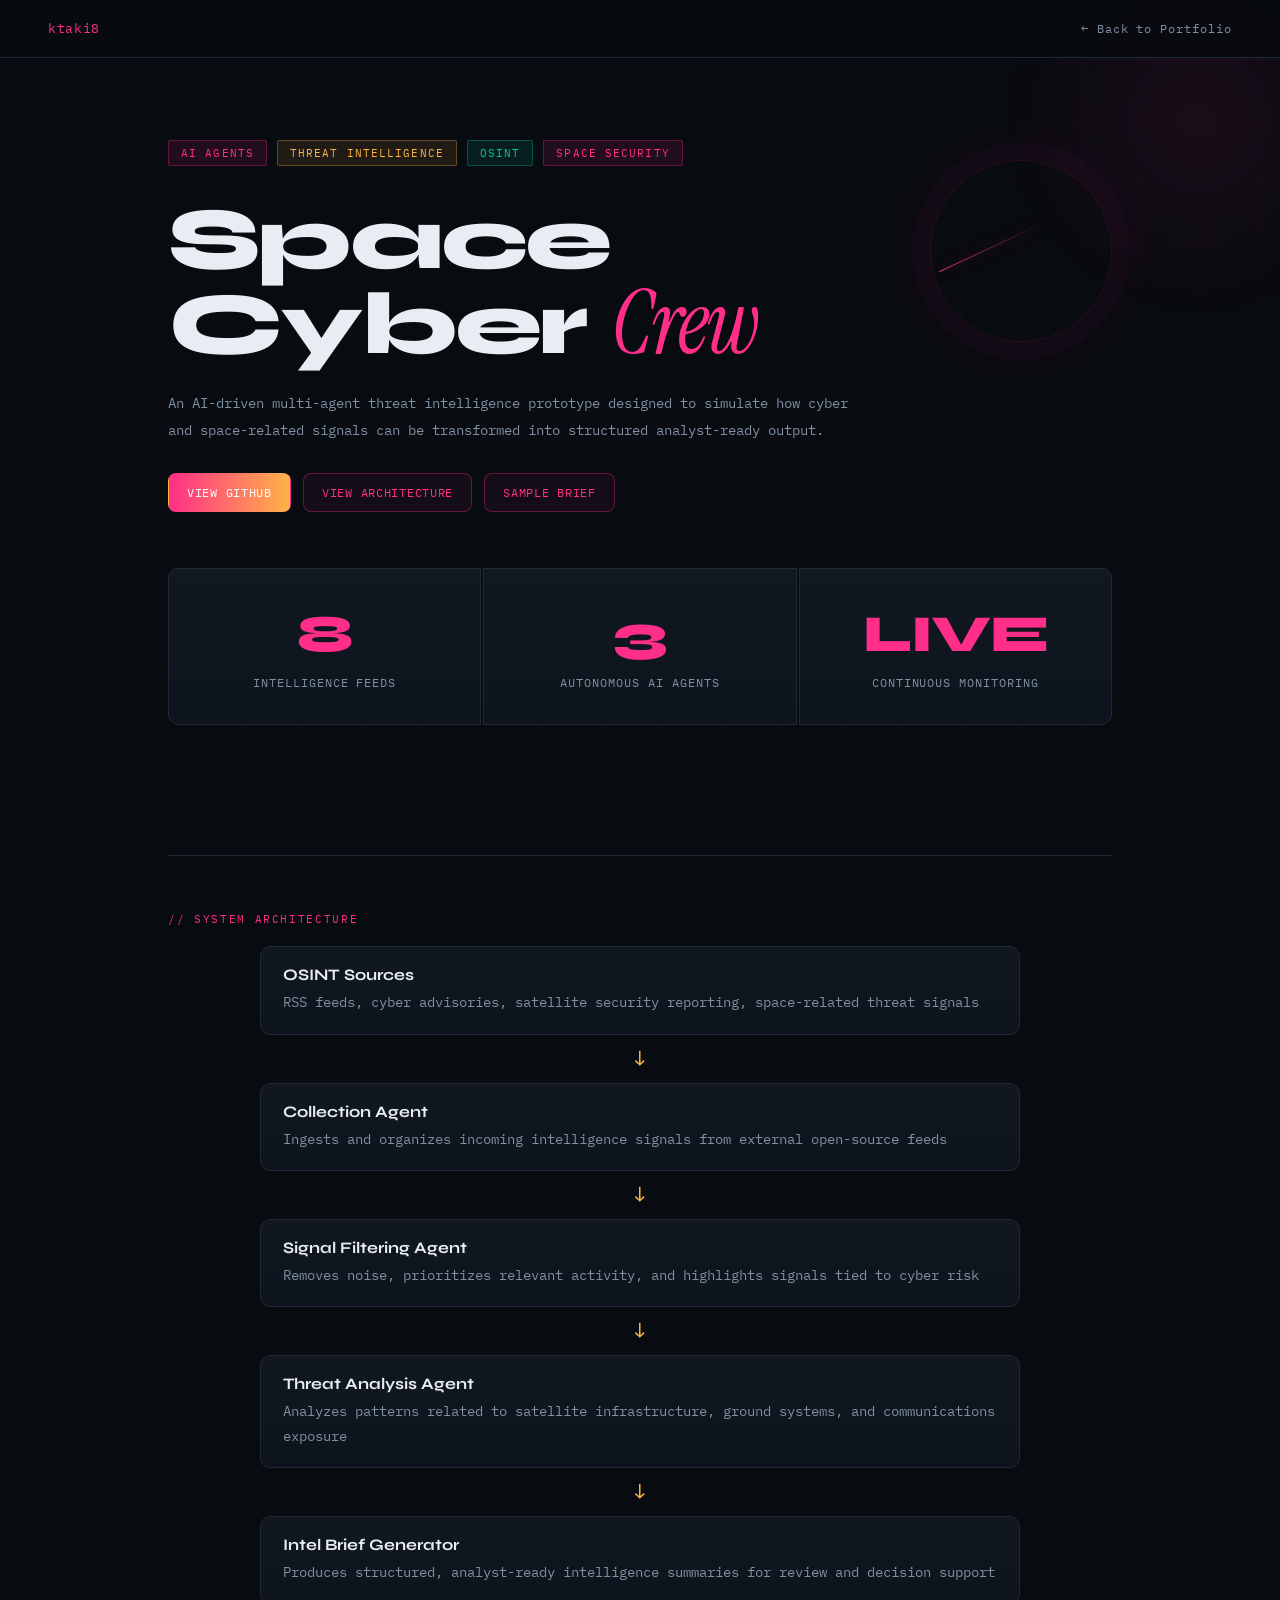
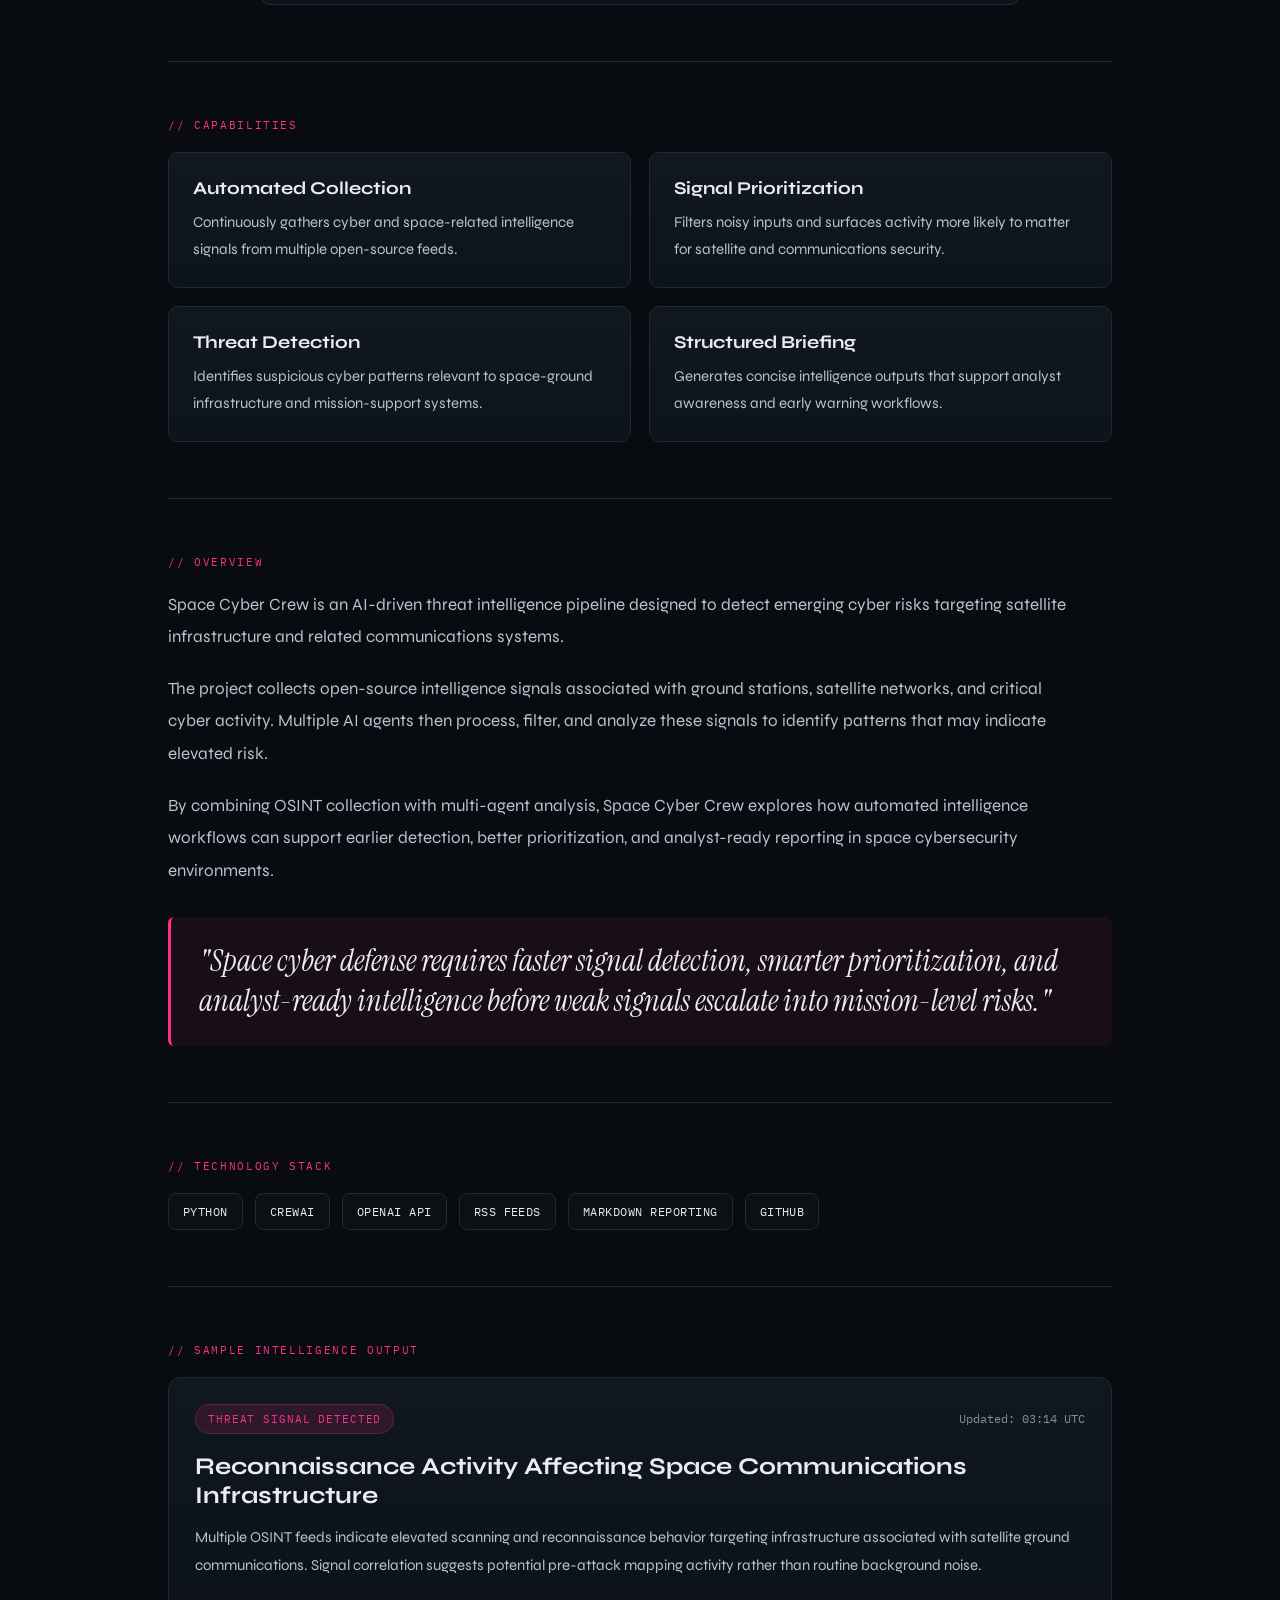
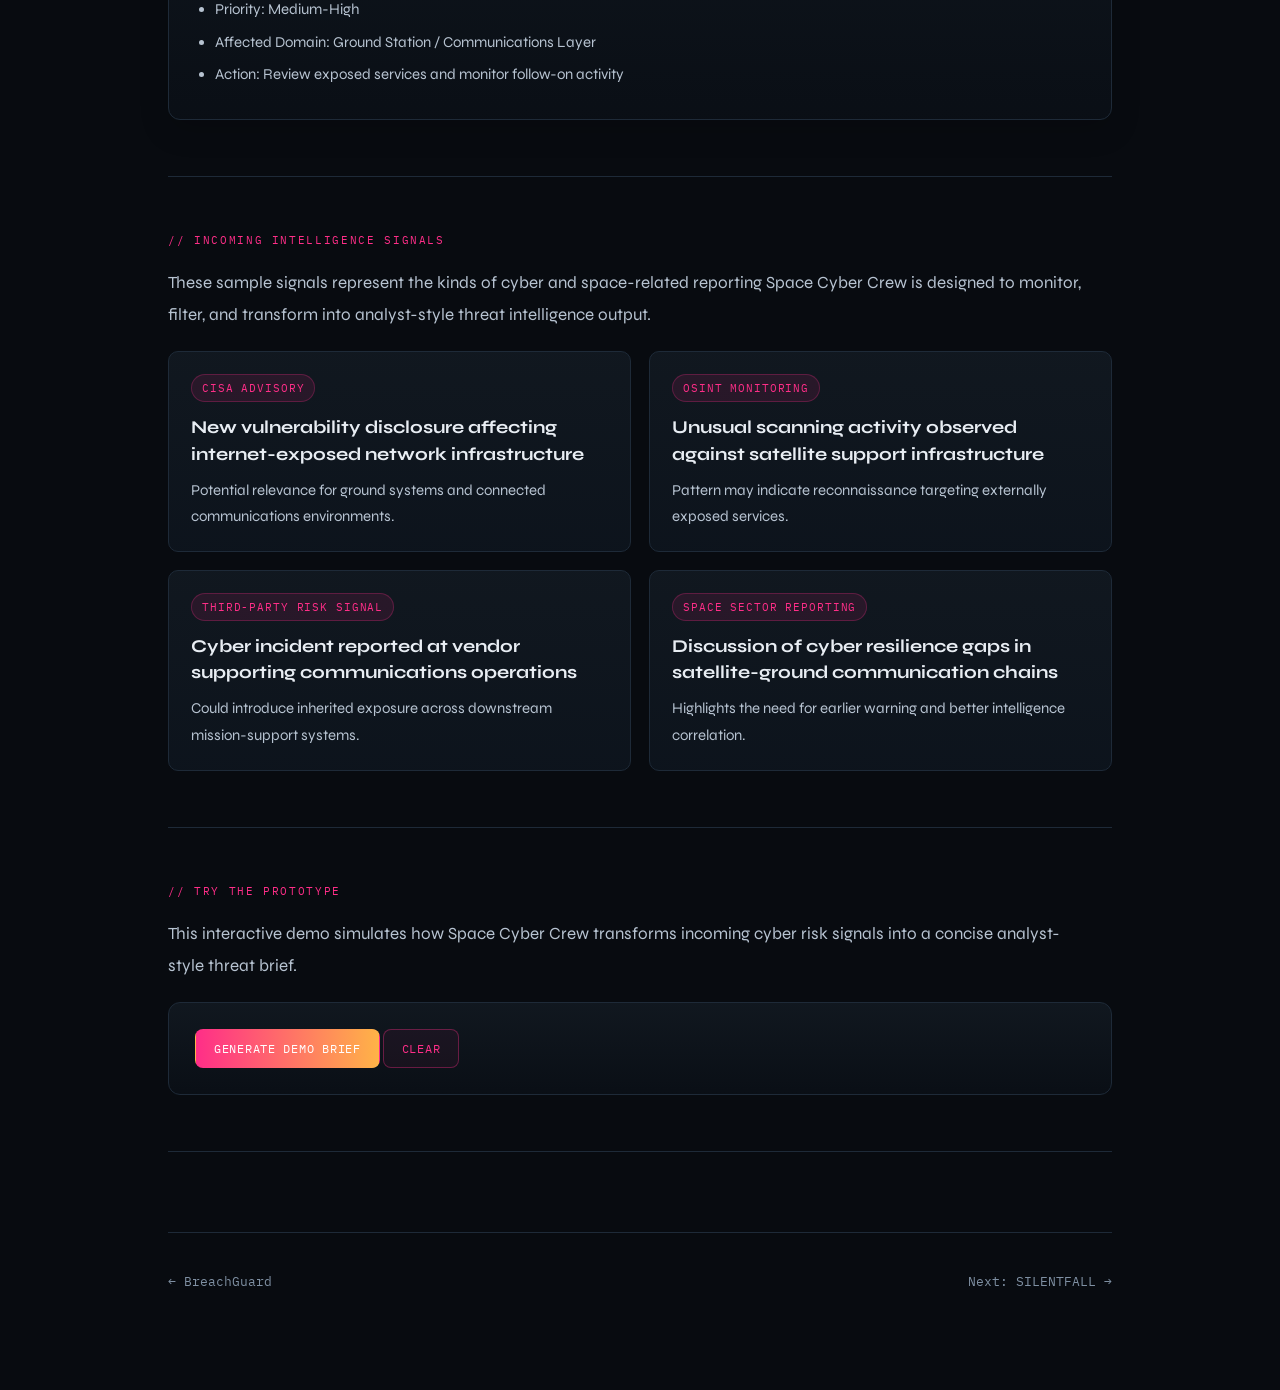
<file: space-cyber.html>
<!DOCTYPE html>
<html lang="en">

<head>
<meta charset="UTF-8">
<meta name="viewport" content="width=device-width, initial-scale=1.0">

<title>Space Cyber Crew - Khadija Taki</title>

<link href="https://fonts.googleapis.com/css2?family=Syne:wght@400;600;700;800&family=IBM+Plex+Mono:wght@300;400;500&family=Instrument+Serif:ital@0;1&display=swap" rel="stylesheet">

<style>

:root{
  --bg:#080b10;
  --surface:#111820;
  --surface-2:#0d141d;
  --border:#1e2a38;

  --accent:#ff2e88;
  --accent2:#ffb347;
  --cool:#00c9a7;

  --text:#e8edf3;
  --muted:#7f90a3;
  --soft:#b7c3d1;

  --mono:'IBM Plex Mono', monospace;
  --display:'Syne', sans-serif;
  --serif:'Instrument Serif', serif;
}

*{
  box-sizing:border-box;
  margin:0;
  padding:0;
}

html{
  scroll-behavior:smooth;
}

body{
  background:var(--bg);
  color:var(--text);
  font-family:var(--display);
  min-height:100vh;
  overflow-x:hidden;
}

body::before{
  content:'';
  position:fixed;
  inset:0;
  background-image:
    linear-gradient(rgba(255,46,136,0.025) 1px,transparent 1px),
    linear-gradient(90deg,rgba(255,46,136,0.025) 1px,transparent 1px);
  background-size:60px 60px;
  pointer-events:none;
  z-index:0;
}

body::after{
  content:'';
  position:fixed;
  top:-10%;
  right:-10%;
  width:420px;
  height:420px;
  background:radial-gradient(circle, rgba(255,46,136,0.08), transparent 65%);
  pointer-events:none;
  z-index:0;
  filter:blur(10px);
}

nav{
  position:fixed;
  top:0;
  left:0;
  right:0;
  z-index:100;
  padding:20px 48px;
  display:flex;
  justify-content:space-between;
  align-items:center;
  background:rgba(8,11,16,0.85);
  backdrop-filter:blur(12px);
  border-bottom:1px solid var(--border);
}

.nav-logo{
  font-family:var(--mono);
  font-size:13px;
  color:var(--accent);
  text-decoration:none;
  letter-spacing:.05em;
}

.nav-back{
  font-family:var(--mono);
  font-size:12px;
  color:var(--muted);
  text-decoration:none;
  letter-spacing:.08em;
}

.nav-back:hover{
  color:var(--text);
}

main{
  position:relative;
  z-index:1;
  max-width:1040px;
  margin:auto;
  padding:140px 48px 100px;
}

.tag-row{
  display:flex;
  gap:10px;
  flex-wrap:wrap;
  margin-bottom:32px;
}

.tag{
  font-family:var(--mono);
  font-size:11px;
  letter-spacing:.1em;
  padding:5px 12px;
  border-radius:2px;
  text-transform:uppercase;
}

.tag-orange{
  background:rgba(255,46,136,0.1);
  color:var(--accent);
  border:1px solid rgba(255,46,136,0.3);
}

.tag-yellow{
  background:rgba(255,179,71,0.1);
  color:var(--accent2);
  border:1px solid rgba(255,179,71,0.3);
}

.tag-green{
  background:rgba(0,201,167,0.1);
  color:var(--cool);
  border:1px solid rgba(0,201,167,0.3);
}

.hero{
  position:relative;
  padding-bottom:18px;
}

.hero::after{
  content:'';
  position:absolute;
  right:0;
  top:20px;
  width:180px;
  height:180px;
  border:1px solid rgba(255,46,136,0.15);
  border-radius:50%;
  box-shadow:
    0 0 0 18px rgba(255,46,136,0.03),
    0 0 0 36px rgba(255,46,136,0.02);
  opacity:.9;
}

.hero::before{
  content:'';
  position:absolute;
  right:68px;
  top:108px;
  width:110px;
  height:1px;
  background:linear-gradient(90deg, rgba(255,46,136,0.85), transparent);
  transform:rotate(-25deg);
  box-shadow:0 0 14px rgba(255,46,136,0.4);
}

h1{
  font-size:clamp(52px,8vw,88px);
  font-weight:800;
  line-height:.95;
  letter-spacing:-.03em;
  margin-bottom:24px;
  max-width:760px;
}

h1 span{
  color:var(--accent);
  font-family:var(--serif);
  font-style:italic;
  font-weight:400;
}

.subtitle{
  font-family:var(--mono);
  font-size:14px;
  color:var(--muted);
  line-height:1.9;
  max-width:690px;
  margin-bottom:30px;
}

.hero-actions{
  display:flex;
  flex-wrap:wrap;
  gap:12px;
  margin-bottom:56px;
}

.btn{
  display:inline-flex;
  align-items:center;
  justify-content:center;
  padding:11px 18px;
  border-radius:8px;
  text-decoration:none;
  font-family:var(--mono);
  font-size:12px;
  letter-spacing:.06em;
  text-transform:uppercase;
  transition:.2s ease;
  cursor:pointer;
}

.btn-primary{
  background:linear-gradient(90deg, rgba(255,46,136,1), rgba(255,179,71,1));
  color:#fff;
  border:1px solid transparent;
}

.btn-secondary{
  border:1px solid rgba(255,46,136,0.35);
  color:var(--accent);
  background:rgba(255,46,136,0.05);
}

.btn:hover{
  transform:translateY(-2px);
  box-shadow:0 8px 24px rgba(0,0,0,0.25);
}

.stat-row{
  display:grid;
  grid-template-columns:repeat(3,1fr);
  gap:2px;
  margin-bottom:56px;
}

.stat-cell{
  background:linear-gradient(180deg, rgba(17,24,32,1), rgba(13,20,29,1));
  border:1px solid var(--border);
  padding:34px 28px;
  text-align:center;
}

.stat-cell:first-child{
  border-radius:10px 0 0 10px;
}

.stat-cell:last-child{
  border-radius:0 10px 10px 0;
}

.stat-num{
  font-size:52px;
  font-weight:800;
  color:var(--accent);
  margin-bottom:10px;
  letter-spacing:-.03em;
}

.stat-label{
  font-family:var(--mono);
  font-size:12px;
  color:var(--muted);
  text-transform:uppercase;
  letter-spacing:.08em;
}

.divider{
  width:100%;
  height:1px;
  background:var(--border);
  margin:56px 0;
}

.section{
  margin-top:10px;
}

.section-label{
  font-family:var(--mono);
  font-size:11px;
  letter-spacing:.15em;
  text-transform:uppercase;
  color:var(--accent);
  margin-bottom:20px;
}

.prose{
  font-size:17px;
  line-height:1.9;
  color:var(--soft);
  margin-bottom:20px;
  max-width:920px;
}

.architecture-wrap{
  margin-top:10px;
}

.pipeline{
  display:flex;
  flex-direction:column;
  gap:14px;
  align-items:center;
}

.pipeline-box{
  width:100%;
  max-width:760px;
  background:linear-gradient(180deg, rgba(17,24,32,0.98), rgba(13,20,29,0.98));
  border:1px solid var(--border);
  border-radius:10px;
  padding:18px 22px;
}

.pipeline-box strong{
  display:block;
  font-size:16px;
  color:var(--text);
  margin-bottom:6px;
}

.pipeline-box span{
  display:block;
  color:var(--muted);
  font-size:14px;
  line-height:1.8;
  font-family:var(--mono);
}

.pipeline-arrow{
  color:var(--accent2);
  font-size:20px;
  line-height:1;
}

.capabilities-grid{
  display:grid;
  grid-template-columns:repeat(2,1fr);
  gap:18px;
}

.cap-card{
  background:linear-gradient(180deg, rgba(17,24,32,0.98), rgba(13,20,29,0.98));
  border:1px solid var(--border);
  border-radius:10px;
  padding:24px;
}

.cap-card h3{
  font-size:18px;
  margin-bottom:10px;
  color:var(--text);
}

.cap-card p{
  color:var(--soft);
  line-height:1.8;
  font-size:15px;
}

.tech-stack{
  display:flex;
  flex-wrap:wrap;
  gap:12px;
}

.tech-pill{
  padding:10px 14px;
  border:1px solid var(--border);
  border-radius:8px;
  background:rgba(255,255,255,0.02);
  color:var(--text);
  font-family:var(--mono);
  font-size:12px;
  letter-spacing:.04em;
  text-transform:uppercase;
}

.highlight{
  background:rgba(255,46,136,0.07);
  border-left:3px solid var(--accent);
  padding:24px 28px;
  border-radius:6px;
  font-family:var(--serif);
  font-style:italic;
  color:var(--text);
  margin:30px 0 0;
  font-size:30px;
  line-height:1.35;
}

.output-card{
  background:linear-gradient(180deg, rgba(17,24,32,0.98), rgba(10,15,22,0.98));
  border:1px solid var(--border);
  border-radius:12px;
  padding:26px;
  box-shadow:0 10px 30px rgba(0,0,0,0.16);
}

.output-top{
  display:flex;
  justify-content:space-between;
  align-items:center;
  gap:12px;
  flex-wrap:wrap;
  margin-bottom:18px;
}

.output-badge{
  display:inline-flex;
  align-items:center;
  gap:8px;
  padding:7px 12px;
  border-radius:999px;
  background:rgba(255,46,136,0.12);
  border:1px solid rgba(255,46,136,0.25);
  color:var(--accent);
  font-family:var(--mono);
  font-size:11px;
  letter-spacing:.08em;
  text-transform:uppercase;
}

.output-time{
  font-family:var(--mono);
  font-size:12px;
  color:var(--muted);
}

.output-card h3{
  font-size:24px;
  margin-bottom:14px;
  color:var(--text);
}

.output-card p{
  color:var(--soft);
  line-height:1.85;
  margin-bottom:16px;
  font-size:15px;
}

.output-card ul{
  padding-left:20px;
}

.output-card li{
  color:var(--soft);
  line-height:1.9;
  margin-bottom:4px;
  font-size:15px;
}

.feed-grid{
  display:grid;
  grid-template-columns:repeat(2,1fr);
  gap:18px;
}

.feed-card{
  background:linear-gradient(180deg, rgba(17,24,32,0.98), rgba(13,20,29,0.98));
  border:1px solid var(--border);
  border-radius:10px;
  padding:22px;
}

.feed-source{
  display:inline-block;
  margin-bottom:12px;
  padding:6px 10px;
  border-radius:999px;
  background:rgba(255,46,136,0.1);
  border:1px solid rgba(255,46,136,0.25);
  color:var(--accent);
  font-family:var(--mono);
  font-size:11px;
  letter-spacing:.08em;
  text-transform:uppercase;
}

.feed-card h3{
  font-size:18px;
  line-height:1.45;
  color:var(--text);
  margin-bottom:10px;
}

.feed-card p{
  color:var(--soft);
  line-height:1.75;
  font-size:15px;
}

.demo-panel{
  background:linear-gradient(180deg, rgba(17,24,32,0.98), rgba(10,15,22,0.98));
  border:1px solid var(--border);
  border-radius:12px;
  padding:26px;
}

.demo-output{
  margin-top:22px;
  padding:22px;
  border:1px solid var(--border);
  border-radius:10px;
  background:rgba(255,255,255,0.02);
}

.demo-output h3{
  font-size:22px;
  margin-bottom:12px;
  color:var(--text);
}

.demo-output p{
  color:#b7c3d1;
  line-height:1.85;
  margin-bottom:14px;
  font-size:15px;
}

.demo-output ul{
  padding-left:20px;
}

.demo-output li{
  color:#b7c3d1;
  line-height:1.8;
  font-size:15px;
}

.hidden{
  display:none;
}

.footer-nav{
  display:flex;
  justify-content:space-between;
  border-top:1px solid var(--border);
  padding-top:40px;
  margin-top:80px;
}

.footer-nav a{
  font-family:var(--mono);
  font-size:13px;
  color:var(--muted);
  text-decoration:none;
}

.footer-nav a:hover{
  color:var(--accent);
}

@media (max-width: 900px){

  nav{
    padding:18px 22px;
  }

  main{
    padding:120px 22px 80px;
  }

  .feed-grid{
    grid-template-columns:1fr;
  }

  .hero::after,
  .hero::before{
    display:none;
  }

  .stat-row{
    grid-template-columns:1fr;
  }

  .stat-cell:first-child,
  .stat-cell:last-child{
    border-radius:0;
  }

  .capabilities-grid{
    grid-template-columns:1fr;
  }

  .highlight{
    font-size:24px;
  }

  .footer-nav{
    flex-direction:column;
    gap:18px;
  }
}

</style>

</head>

<body>

<nav>
  <a href="index.html" class="nav-logo">ktaki8</a>
  <a href="index.html" class="nav-back">← Back to Portfolio</a>
</nav>

<main>

  <section class="hero">

    <div class="tag-row">
      <span class="tag tag-orange">AI Agents</span>
      <span class="tag tag-yellow">Threat Intelligence</span>
      <span class="tag tag-green">OSINT</span>
      <span class="tag tag-orange">Space Security</span>
    </div>

    <h1>Space Cyber <span>Crew</span></h1>

    <p class="subtitle">
      An AI-driven multi-agent threat intelligence prototype designed to simulate how cyber and space-related signals can be transformed into structured analyst-ready output.
    </p>

    <div class="hero-actions">
      <a href="https://github.com/ktaki8/space-cyber-brief-crew" class="btn btn-primary" target="_blank">View GitHub</a>
      <a href="#architecture" class="btn btn-secondary">View Architecture</a>
      <a href="#sample-output" class="btn btn-secondary">Sample Brief</a>
    </div>

    <div class="stat-row">
      <div class="stat-cell">
        <div class="stat-num">8</div>
        <div class="stat-label">Intelligence Feeds</div>
      </div>

      <div class="stat-cell">
        <div class="stat-num">3</div>
        <div class="stat-label">Autonomous AI Agents</div>
      </div>

      <div class="stat-cell">
        <div class="stat-num">LIVE</div>
        <div class="stat-label">Continuous Monitoring</div>
      </div>
    </div>

  </section>

  <div class="divider"></div>

  <section class="section" id="architecture">
    <div class="section-label">// System Architecture</div>

    <div class="architecture-wrap">
      <div class="pipeline">
        <div class="pipeline-box">
          <strong>OSINT Sources</strong>
          <span>RSS feeds, cyber advisories, satellite security reporting, space-related threat signals</span>
        </div>

        <div class="pipeline-arrow">↓</div>

        <div class="pipeline-box">
          <strong>Collection Agent</strong>
          <span>Ingests and organizes incoming intelligence signals from external open-source feeds</span>
        </div>

        <div class="pipeline-arrow">↓</div>

        <div class="pipeline-box">
          <strong>Signal Filtering Agent</strong>
          <span>Removes noise, prioritizes relevant activity, and highlights signals tied to cyber risk</span>
        </div>

        <div class="pipeline-arrow">↓</div>

        <div class="pipeline-box">
          <strong>Threat Analysis Agent</strong>
          <span>Analyzes patterns related to satellite infrastructure, ground systems, and communications exposure</span>
        </div>

        <div class="pipeline-arrow">↓</div>

        <div class="pipeline-box">
          <strong>Intel Brief Generator</strong>
          <span>Produces structured, analyst-ready intelligence summaries for review and decision support</span>
        </div>
      </div>
    </div>
  </section>

  <div class="divider"></div>

  <section class="section">
    <div class="section-label">// Capabilities</div>

    <div class="capabilities-grid">
      <div class="cap-card">
        <h3>Automated Collection</h3>
        <p>Continuously gathers cyber and space-related intelligence signals from multiple open-source feeds.</p>
      </div>

      <div class="cap-card">
        <h3>Signal Prioritization</h3>
        <p>Filters noisy inputs and surfaces activity more likely to matter for satellite and communications security.</p>
      </div>

      <div class="cap-card">
        <h3>Threat Detection</h3>
        <p>Identifies suspicious cyber patterns relevant to space-ground infrastructure and mission-support systems.</p>
      </div>

      <div class="cap-card">
        <h3>Structured Briefing</h3>
        <p>Generates concise intelligence outputs that support analyst awareness and early warning workflows.</p>
      </div>
    </div>
  </section>

  <div class="divider"></div>

  <section class="section">
    <div class="section-label">// Overview</div>

    <p class="prose">
      Space Cyber Crew is an AI-driven threat intelligence pipeline designed to detect emerging cyber risks targeting satellite infrastructure and related communications systems.
    </p>

    <p class="prose">
      The project collects open-source intelligence signals associated with ground stations, satellite networks, and critical cyber activity. Multiple AI agents then process, filter, and analyze these signals to identify patterns that may indicate elevated risk.
    </p>

    <p class="prose">
      By combining OSINT collection with multi-agent analysis, Space Cyber Crew explores how automated intelligence workflows can support earlier detection, better prioritization, and analyst-ready reporting in space cybersecurity environments.
    </p>

    <div class="highlight">
      "Space cyber defense requires faster signal detection, smarter prioritization, and analyst-ready intelligence before weak signals escalate into mission-level risks."
    </div>
  </section>

  <div class="divider"></div>

  <section class="section">
    <div class="section-label">// Technology Stack</div>

    <div class="tech-stack">
      <span class="tech-pill">Python</span>
      <span class="tech-pill">CrewAI</span>
      <span class="tech-pill">OpenAI API</span>
      <span class="tech-pill">RSS Feeds</span>
      <span class="tech-pill">Markdown Reporting</span>
      <span class="tech-pill">GitHub</span>
    </div>
  </section>

  <div class="divider"></div>

  <section class="section" id="sample-output">
    <div class="section-label">// Sample Intelligence Output</div>

    <div class="output-card">
      <div class="output-top">
        <div class="output-badge">Threat Signal Detected</div>
        <div class="output-time">Updated: 03:14 UTC</div>
      </div>

      <h3>Reconnaissance Activity Affecting Space Communications Infrastructure</h3>

      <p>
        Multiple OSINT feeds indicate elevated scanning and reconnaissance behavior targeting infrastructure associated with satellite ground communications. Signal correlation suggests potential pre-attack mapping activity rather than routine background noise.
      </p>

      <ul>
        <li>Priority: Medium-High</li>
        <li>Affected Domain: Ground Station / Communications Layer</li>
        <li>Action: Review exposed services and monitor follow-on activity</li>
      </ul>
    </div>
  </section>

  <div class="divider"></div>

  <section class="section" id="intel-feed">
    <div class="section-label">// Incoming Intelligence Signals</div>

    <p class="prose">
      These sample signals represent the kinds of cyber and space-related reporting Space Cyber Crew is designed to monitor, filter, and transform into analyst-style threat intelligence output.
    </p>

    <div class="feed-grid">
      <div class="feed-card">
        <div class="feed-source">CISA Advisory</div>
        <h3>New vulnerability disclosure affecting internet-exposed network infrastructure</h3>
        <p>Potential relevance for ground systems and connected communications environments.</p>
      </div>

      <div class="feed-card">
        <div class="feed-source">OSINT Monitoring</div>
        <h3>Unusual scanning activity observed against satellite support infrastructure</h3>
        <p>Pattern may indicate reconnaissance targeting externally exposed services.</p>
      </div>

      <div class="feed-card">
        <div class="feed-source">Third-Party Risk Signal</div>
        <h3>Cyber incident reported at vendor supporting communications operations</h3>
        <p>Could introduce inherited exposure across downstream mission-support systems.</p>
      </div>

      <div class="feed-card">
        <div class="feed-source">Space Sector Reporting</div>
        <h3>Discussion of cyber resilience gaps in satellite-ground communication chains</h3>
        <p>Highlights the need for earlier warning and better intelligence correlation.</p>
      </div>
    </div>
  </section>

  <div class="divider"></div>

  <section class="section" id="prototype-demo">
    <div class="section-label">// Try the Prototype</div>

    <p class="prose">
      This interactive demo simulates how Space Cyber Crew transforms incoming cyber risk signals into a concise analyst-style threat brief.
    </p>

    <div class="demo-panel">
      <button type="button" class="btn btn-primary" onclick="generateBrief()">Generate Demo Brief</button>
      <button type="button" class="btn btn-secondary" onclick="clearBrief()">Clear</button>

      <div id="demo-output" class="demo-output hidden"></div>
    </div>
  </section>

  <div class="divider"></div>

  <div class="footer-nav">
    <a href="breachguard.html">← BreachGuard</a>
    <a href="silentfall.html">Next: SILENTFALL →</a>
  </div>

</main>

<script>

const API_BASE = "https://space-cyber-brief-crew.onrender.com";

let liveSignals = [];
let apiReady = false;
let apiFetching = false;

const demoBriefs = [
  {
    title: "Elevated Scanning Activity Targeting Ground Station Infrastructure",
    summary: "Multiple open-source signals suggest an increase in reconnaissance activity directed at internet-exposed systems associated with satellite ground communications.",
    source: "Demo Data",
    link: null
  },
  {
    title: "Suspicious Authentication Attempts Affecting Space Support Systems",
    summary: "Emerging signals indicate repeated authentication anomalies involving infrastructure supporting satellite operations.",
    source: "Demo Data",
    link: null
  },
  {
    title: "Potential Supply Chain Cyber Exposure",
    summary: "Recent reporting suggests a cyber incident affecting a vendor connected to satellite communications infrastructure.",
    source: "Demo Data",
    link: null
  }
];

const priorityLevels = ["Medium", "Medium-High", "High"];
const domains = [
  "Ground Station / Communications Layer",
  "Mission Support Systems",
  "Supply Chain / Third Party Risk",
  "Satellite Command & Control",
  "Network Perimeter / External Services"
];
const actions = [
  "Review exposed services and monitor for follow-on activity.",
  "Audit authentication logs and review failed login patterns.",
  "Review vendor integrations and increase monitoring for related indicators.",
  "Validate patching status and assess exposure to disclosed vulnerability.",
  "Cross-reference with internal asset inventory and escalate if overlap detected."
];

function pickRandom(arr) {
  return arr[Math.floor(Math.random() * arr.length)];
}

async function fetchSignals() {
  const response = await fetch(`${API_BASE}/api/signals`);
  const text = await response.text();

  if (!text.trim().startsWith("[") && !text.trim().startsWith("{")) {
    throw new Error("API did not return JSON. Render may still be waking up.");
  }

  return JSON.parse(text);
}

function renderFeedGrid(signals) {
  const feedGrid = document.querySelector("#intel-feed .feed-grid");
  if (!feedGrid) return;

  feedGrid.innerHTML = "";

  signals.slice(0, 4).forEach(signal => {
    const card = document.createElement("div");
    card.className = "feed-card";
    card.innerHTML = `
      <div class="feed-source">${signal.source}</div>
      <h3>${signal.title}</h3>
      <p>${signal.summary}</p>
      <a href="${signal.link}" target="_blank" rel="noopener noreferrer">Read advisory</a>
    `;
    feedGrid.appendChild(card);
  });
}

function renderBrief(signal, isLive) {
  const output = document.getElementById("demo-output");
  const now = new Date().toISOString().replace("T", " ").slice(0, 19) + " UTC";
  const priority = pickRandom(priorityLevels);
  const domain = pickRandom(domains);
  const action = pickRandom(actions);
  const source = signal.source || "OSINT Feed";
  const link = signal.link || null;

  output.classList.remove("hidden");
  output.innerHTML = `
    <div style="display:flex;justify-content:space-between;align-items:center;flex-wrap:wrap;margin-bottom:14px;">
      <span style="font-family:var(--mono);font-size:11px;letter-spacing:.08em;text-transform:uppercase;padding:5px 10px;border-radius:999px;background:${isLive ? 'rgba(0,201,167,0.12)' : 'rgba(255,179,71,0.12)'};border:1px solid ${isLive ? 'rgba(0,201,167,0.3)' : 'rgba(255,179,71,0.3)'};color:${isLive ? 'var(--cool)' : 'var(--accent2)'};">${isLive ? '● LIVE SIGNAL' : '⚠ DEMO DATA'}</span>
      <span style="font-family:var(--mono);font-size:11px;color:var(--muted);">${now}</span>
    </div>
    <div style="font-family:var(--mono);font-size:11px;color:var(--muted);margin-bottom:10px;text-transform:uppercase;letter-spacing:.06em;">Source: ${source}</div>
    <h3>${signal.title}</h3>
    <p>${signal.summary}</p>
    <ul>
      <li><strong>Priority:</strong> ${priority}</li>
      <li><strong>Affected Domain:</strong> ${domain}</li>
      <li><strong>Recommended Action:</strong> ${action}</li>
    </ul>
    ${link ? `<a href="${link}" target="_blank" rel="noopener noreferrer" style="display:inline-block;margin-top:14px;color:var(--accent2);text-decoration:none;font-family:var(--mono);font-size:12px;text-transform:uppercase;letter-spacing:.04em;">View Original Advisory →</a>` : ''}
  `;
}

async function loadSignals() {
  try {
    const signals = await fetchSignals();
    liveSignals = signals;
    apiReady = true;
    console.log("Live signals loaded:", signals.length);
    renderFeedGrid(signals);
  } catch (error) {
    console.error("Error loading signals on page load:", error);
  }
}

async function generateBrief() {
  const output = document.getElementById("demo-output");
  const btn = document.querySelector("#prototype-demo .btn-primary");

  // If we already have live signals cached, use them immediately
  if (apiReady && liveSignals.length > 0) {
    renderBrief(pickRandom(liveSignals), true);
    return;
  }

  // Otherwise, fetch live data right now on click
  output.classList.remove("hidden");
  output.innerHTML = `
    <div style="text-align:center;padding:30px 0;">
      <div style="font-family:var(--mono);font-size:13px;color:var(--accent);margin-bottom:10px;letter-spacing:.06em;">● FETCHING LIVE SIGNALS...</div>
      <div style="font-family:var(--mono);font-size:12px;color:var(--muted);line-height:1.8;">Connecting to intelligence API.<br>First request may take 30–60s if the server is cold-starting.</div>
    </div>
  `;
  btn.style.pointerEvents = "none";
  btn.style.opacity = "0.5";

  try {
    const signals = await fetchSignals();
    liveSignals = signals;
    apiReady = true;
    console.log("Live signals fetched on click:", signals.length);
    renderFeedGrid(signals);
    renderBrief(pickRandom(signals), true);
  } catch (error) {
    console.error("API fetch failed on click:", error);
    renderBrief(pickRandom(demoBriefs), false);
  } finally {
    btn.style.pointerEvents = "";
    btn.style.opacity = "";
  }
}

function clearBrief() {
  const output = document.getElementById("demo-output");
  output.classList.add("hidden");
  output.innerHTML = "";
}

// Start pre-fetching on page load (warms up Render)
loadSignals();

</script>

</body>
</html>
</file>
